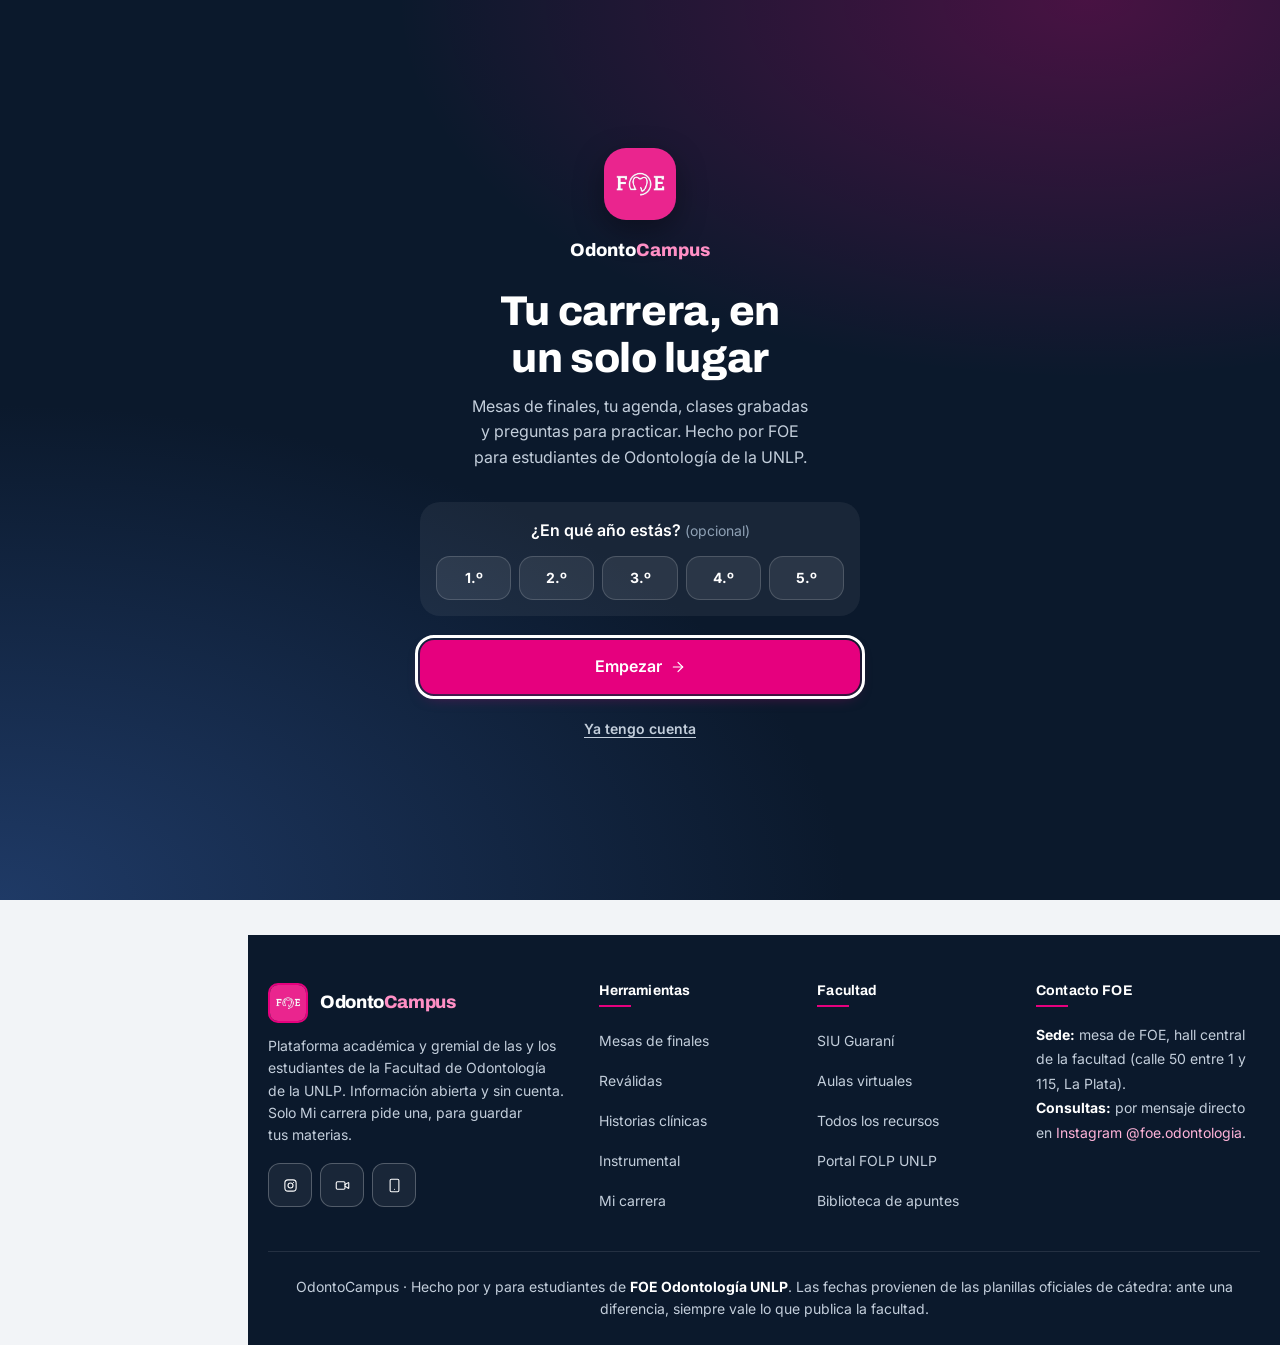
<file: public/index.html>
<!DOCTYPE html>
<html lang="es-AR">
<head>
  <meta charset="UTF-8">
  <meta name="viewport" content="width=device-width, initial-scale=1.0, viewport-fit=cover">
  <meta name="theme-color" content="#0B192C">

  <title>OdontoCampus · Mesas, reválidas y herramientas — FOE Odontología UNLP</title>
  <meta name="description" content="Consultá cuándo y dónde rendís, descargá historias clínicas, calculá tu promedio y accedé a apuntes. Plataforma estudiantil de la Facultad de Odontología UNLP, impulsada por FOE.">
  <link rel="canonical" href="https://odontocampus.com.ar/">

  <!-- Marca: un diente geométrico en blanco sobre el magenta de FOE. Se lee a
       16 px en una pestaña, que es la única prueba que importa para un ícono. -->
  <link rel="icon" href="favicon.ico" sizes="32x32">
  <link rel="icon" type="image/svg+xml" href="favicon.svg?v=20261008a">
  <link rel="apple-touch-icon" href="apple-touch-icon.png?v=20261008a">
  <!-- Instalable: "Agregar a pantalla de inicio" la abre sin barra del
       navegador, como una app. -->
  <link rel="manifest" href="manifest.json?v=20261008a">
  <meta name="mobile-web-app-capable" content="yes">
  <meta name="apple-mobile-web-app-capable" content="yes">
  <meta name="apple-mobile-web-app-title" content="OdontoCampus">
  <meta name="apple-mobile-web-app-status-bar-style" content="black-translucent">

  <meta property="og:title" content="OdontoCampus · FOE Odontología UNLP">
  <meta property="og:description" content="Mesas y reválidas, tu plan de estudios, agenda, biblioteca y bolsa de compra y venta. Todo en un solo lugar.">
  <meta property="og:type" content="website">
  <meta property="og:url" content="https://odontocampus.com.ar/">
  <meta property="og:locale" content="es_AR">
  <!-- Imagen del enlace (WhatsApp, Instagram, Twitter). Tiene que ser una URL
       absoluta y un archivo rasterizado: ninguna de esas apps lee SVG. -->
  <meta property="og:image" content="https://odontocampus.com.ar/og-banner.png?v=20260929i">
  <meta property="og:image:width" content="1200">
  <meta property="og:image:height" content="630">
  <meta property="og:image:alt" content="OdontoCampus · FOE Odontología UNLP">
  <meta name="twitter:card" content="summary_large_image">

  <!--
    Tema guardado: se aplica antes del primer pintado. Sin esto, quien eligió
    tema oscuro ve un destello blanco en cada carga — molesto de día e hiriente
    de noche, que es cuando más se usa el sitio.
  -->
  <script>
    (function () {
      try {
        var t = localStorage.getItem("odontocampus_tema");
        if (t) document.documentElement.setAttribute("data-theme", t);
      } catch (e) {}
    })();
  </script>

  <link rel="preconnect" href="https://fonts.googleapis.com">
  <link rel="preconnect" href="https://fonts.gstatic.com" crossorigin>
  <!-- Archivo (Omnibus-Type, Buenos Aires) para títulos: hecha para impresos
       institucionales. Inter para leer. Plex Mono para códigos y numeración. -->
  <link href="https://fonts.googleapis.com/css2?family=Archivo:wght@500;600;700;800&family=Inter:wght@400;500;600;700&family=IBM+Plex+Mono:wght@400;500&display=swap" rel="stylesheet">


  <!-- Sistema de diseño: tokens → base → componentes → secciones → responsive -->
  <!-- El ?v= de cada CSS y cada JS no es decoración: el Vhost manda diez años
       de caché para estos archivos, así que Cloudflare y el navegador de cada
       estudiante se quedan con la copia vieja mientras la dirección no cambie.
       AL PUBLICAR UN CAMBIO DE CSS O DE JS, SUBÍ ESTA FECHA EN TODAS LAS
       LÍNEAS (y en las plantillas de correo del override de Supabase).
       Pasó de verdad: el sitio nuevo quedó cargando el config.js viejo, con la
       clave en PENDIENTE, y las cuentas no aparecían por ningún lado. -->
  <link rel="stylesheet" href="css/01-tokens.css?v=20261008a">
  <link rel="stylesheet" href="css/02-base.css?v=20261008a">
  <link rel="stylesheet" href="css/03-components.css?v=20261008a">
  <link rel="stylesheet" href="css/04-sections.css?v=20261008a">
  <link rel="stylesheet" href="css/05-responsive.css?v=20261008a">
  <link rel="stylesheet" href="css/06-cuentas.css?v=20261008a">
  <link rel="stylesheet" href="css/08-agenda-juego.css?v=20261008a">
  <link rel="stylesheet" href="css/07-movimiento.css?v=20261008a">
  <link rel="stylesheet" href="css/09-app.css?v=20261008a">
  <link rel="stylesheet" href="css/10-recursos.css?v=20261008a">
  <link rel="stylesheet" href="css/11-consultorio.css?v=20261008a">
</head>
<body>

<!-- ICONOS: generado por infra/iconos/armar-sprite.py. No editar a mano. -->
<!--
  ODONTOCAMPUS · JUEGO DE ÍCONOS
  --------------------------------------------------------------------------
  Este archivo se pega dentro de index.html (ver el bloque <svg> oculto al
  principio del <body>). Está acá aparte para poder regenerarlo.

  Se usa así:   <svg class="ic" aria-hidden="true"><use href="#ic-buscar"></use></svg>

  Los íconos genéricos son de Lucide (https://lucide.dev), licencia ISC:
    Copyright (c) for portions of Lucide are held by Cole Bemis 2013-2022 as
    part of Feather (MIT). All other copyright (c) for Lucide are held by
    Lucide Contributors 2022.
  Van autoalojados: no hay ninguna llamada a un CDN externo.

  El diente y el espejo bucal están dibujados para este proyecto, en la misma
  retícula de 24 y con el mismo trazo: ningún set general los tiene.

  El grosor, el color y el redondeo del trazo los pone la clase .ic en
  css/03-components.css. Acá no va ni color ni stroke-width.
-->

<svg xmlns="http://www.w3.org/2000/svg" hidden aria-hidden="true">
  <symbol id="ic-alerta" viewBox="0 0 24 24"><path d="m21.73 18-8-14a2 2 0 0 0-3.48 0l-8 14A2 2 0 0 0 4 21h16a2 2 0 0 0 1.73-3" /> <path d="M12 9v4" /> <path d="M12 17h.01" /></symbol>
  <symbol id="ic-archivo" viewBox="0 0 24 24"><rect width="20" height="5" x="2" y="3" rx="1" /> <path d="M4 8v11a2 2 0 0 0 2 2h12a2 2 0 0 0 2-2V8" /> <path d="M10 12h4" /></symbol>
  <symbol id="ic-avion" viewBox="0 0 24 24"><path d="M14.536 21.686a.5.5 0 0 0 .937-.024l6.5-19a.496.496 0 0 0-.635-.635l-19 6.5a.5.5 0 0 0-.024.937l7.93 3.18a2 2 0 0 1 1.112 1.11z" /> <path d="m21.854 2.147-10.94 10.939" /></symbol>
  <symbol id="ic-balanza" viewBox="0 0 24 24"><path d="M12 3v18" /> <path d="m19 8 3 8a5 5 0 0 1-6 0zV7" /> <path d="M3 7h1a17 17 0 0 0 8-2 17 17 0 0 0 8 2h1" /> <path d="m5 8 3 8a5 5 0 0 1-6 0zV7" /> <path d="M7 21h10" /></symbol>
  <symbol id="ic-base-datos" viewBox="0 0 24 24"><ellipse cx="12" cy="5" rx="9" ry="3" /> <path d="M3 5V19A9 3 0 0 0 21 19V5" /> <path d="M3 12A9 3 0 0 0 21 12" /></symbol>
  <symbol id="ic-birrete" viewBox="0 0 24 24"><path d="M21.42 10.922a1 1 0 0 0-.019-1.838L12.83 5.18a2 2 0 0 0-1.66 0L2.6 9.08a1 1 0 0 0 0 1.832l8.57 3.908a2 2 0 0 0 1.66 0z" /> <path d="M22 10v6" /> <path d="M6 12.5V16a6 3 0 0 0 12 0v-3.5" /></symbol>
  <symbol id="ic-buscar" viewBox="0 0 24 24"><path d="m21 21-4.34-4.34" /> <circle cx="11" cy="11" r="8" /></symbol>
  <symbol id="ic-calculadora" viewBox="0 0 24 24"><rect width="16" height="20" x="4" y="2" rx="2" /> <line x1="8" x2="16" y1="6" y2="6" /> <line x1="16" x2="16" y1="14" y2="18" /> <path d="M16 10h.01" /> <path d="M12 10h.01" /> <path d="M8 10h.01" /> <path d="M12 14h.01" /> <path d="M8 14h.01" /> <path d="M12 18h.01" /> <path d="M8 18h.01" /></symbol>
  <symbol id="ic-calendario" viewBox="0 0 24 24"><path d="M8 2v3" /> <path d="M16 2v3" /> <rect x="3" y="3" width="18" height="18" rx="2" /> <path d="M3 9h18" /> <path d="m9 15 2 2 4-4" /></symbol>
  <symbol id="ic-candado" viewBox="0 0 24 24"><rect width="18" height="11" x="3" y="11" rx="2" ry="2" /> <path d="M7 11V7a5 5 0 0 1 10 0v4" /></symbol>
  <symbol id="ic-cargando" viewBox="0 0 24 24"><path d="M21 12a9 9 0 1 1-6.219-8.56" /></symbol>
  <symbol id="ic-casa" viewBox="0 0 24 24"><path d="M15 21v-8a1 1 0 0 0-1-1h-4a1 1 0 0 0-1 1v8" /> <path d="M3 10a2 2 0 0 1 .709-1.528l7-6a2 2 0 0 1 2.582 0l7 6A2 2 0 0 1 21 10v9a2 2 0 0 1-2 2H5a2 2 0 0 1-2-2z" /></symbol>
  <symbol id="ic-celular" viewBox="0 0 24 24"><rect width="14" height="20" x="5" y="2" rx="2" ry="2" /> <path d="M12 18h.01" /></symbol>
  <symbol id="ic-cerrar" viewBox="0 0 24 24"><path d="M18 6 6 18" /> <path d="m6 6 12 12" /></symbol>
  <symbol id="ic-certificado" viewBox="0 0 24 24"><path d="m15.477 12.89 1.515 8.526a.5.5 0 0 1-.81.47l-3.58-2.687a1 1 0 0 0-1.197 0l-3.586 2.686a.5.5 0 0 1-.81-.469l1.514-8.526" /> <circle cx="12" cy="8" r="6" /></symbol>
  <symbol id="ic-chat" viewBox="0 0 24 24"><path d="M2.992 16.342a2 2 0 0 1 .094 1.167l-1.065 3.29a1 1 0 0 0 1.236 1.168l3.413-.998a2 2 0 0 1 1.099.092 10 10 0 1 0-4.777-4.719" /></symbol>
  <symbol id="ic-columnas" viewBox="0 0 24 24"><path d="M10 18v-7" /> <path d="M11.119 2.205a2 2 0 0 1 1.762 0l7.84 3.846A.5.5 0 0 1 20.5 7h-17a.5.5 0 0 1-.22-.949z" /> <path d="M14 18v-7" /> <path d="M18 18v-7" /> <path d="M3 22h18" /> <path d="M6 18v-7" /></symbol>
  <symbol id="ic-copiar" viewBox="0 0 24 24"><rect width="14" height="14" x="8" y="8" rx="2" ry="2" /> <path d="M4 16c-1.1 0-2-.9-2-2V4c0-1.1.9-2 2-2h10c1.1 0 2 .9 2 2" /></symbol>
  <symbol id="ic-descargar" viewBox="0 0 24 24"><path d="M12 15V3" /> <path d="M21 15v4a2 2 0 0 1-2 2H5a2 2 0 0 1-2-2v-4" /> <path d="m7 10 5 5 5-5" /></symbol>
  <symbol id="ic-deshacer" viewBox="0 0 24 24"><path d="M3 12a9 9 0 1 0 9-9 9.75 9.75 0 0 0-6.74 2.74L3 8" /> <path d="M3 3v5h5" /></symbol>
  <symbol id="ic-diana" viewBox="0 0 24 24"><circle cx="12" cy="12" r="10" /> <circle cx="12" cy="12" r="6" /> <circle cx="12" cy="12" r="2" /></symbol>
  <symbol id="ic-diente" viewBox="0 0 24 24"><path d="M6.4 8.6C6.4 5.2 8.9 3 12 3s5.6 2.2 5.6 5.6c0 1.9-.6 3-1 4.4-.5 1.9-.5 6.5-2.2 6.5-1.3 0-1.1-4.2-2.4-4.2s-1.1 4.2-2.4 4.2c-1.7 0-1.7-4.6-2.2-6.5-.4-1.4-1-2.5-1-4.4Z"/></symbol>
  <symbol id="ic-documento" viewBox="0 0 24 24"><path d="M6 22a2 2 0 0 1-2-2V4a2 2 0 0 1 2-2h8a2.4 2.4 0 0 1 1.704.706l3.588 3.588A2.4 2.4 0 0 1 20 8v12a2 2 0 0 1-2 2z" /> <path d="M14 2v5a1 1 0 0 0 1 1h5" /> <path d="M10 9H8" /> <path d="M16 13H8" /> <path d="M16 17H8" /></symbol>
  <symbol id="ic-enchufe" viewBox="0 0 24 24"><path d="m19 5 3-3" /> <path d="m2 22 3-3" /> <path d="M6.3 20.3a2.4 2.4 0 0 0 3.4 0L12 18l-6-6-2.3 2.3a2.4 2.4 0 0 0 0 3.4Z" /> <path d="M7.5 13.5 10 11" /> <path d="M10.5 16.5 13 14" /> <path d="m12 6 6 6 2.3-2.3a2.4 2.4 0 0 0 0-3.4l-2.6-2.6a2.4 2.4 0 0 0-3.4 0Z" /></symbol>
  <symbol id="ic-entrar" viewBox="0 0 24 24"><path d="m10 17 5-5-5-5" /> <path d="M15 12H3" /> <path d="M15 3h4a2 2 0 0 1 2 2v14a2 2 0 0 1-2 2h-4" /></symbol>
  <symbol id="ic-escudo" viewBox="0 0 24 24"><path d="M20 13c0 5-3.5 7.5-7.66 8.95a1 1 0 0 1-.67-.01C7.5 20.5 4 18 4 13V6a1 1 0 0 1 1-1c2 0 4.5-1.2 6.24-2.72a1.17 1.17 0 0 1 1.52 0C14.51 3.81 17 5 19 5a1 1 0 0 1 1 1z" /> <path d="m9 12 2 2 4-4" /></symbol>
  <symbol id="ic-estrella" viewBox="0 0 24 24"><path d="M11.525 2.295a.53.53 0 0 1 .95 0l2.31 4.679a2.123 2.123 0 0 0 1.595 1.16l5.166.756a.53.53 0 0 1 .294.904l-3.736 3.638a2.123 2.123 0 0 0-.611 1.878l.882 5.14a.53.53 0 0 1-.771.56l-4.618-2.428a2.122 2.122 0 0 0-1.973 0L6.396 21.01a.53.53 0 0 1-.77-.56l.881-5.139a2.122 2.122 0 0 0-.611-1.879L2.16 9.795a.53.53 0 0 1 .294-.906l5.165-.755a2.122 2.122 0 0 0 1.597-1.16z" /></symbol>
  <symbol id="ic-etiqueta" viewBox="0 0 24 24"><path d="M12.586 2.586A2 2 0 0 0 11.172 2H4a2 2 0 0 0-2 2v7.172a2 2 0 0 0 .586 1.414l8.704 8.704a2.426 2.426 0 0 0 3.42 0l6.58-6.58a2.426 2.426 0 0 0 0-3.42z" /> <circle cx="7.5" cy="7.5" r=".5" fill="currentColor" /></symbol>
  <symbol id="ic-externo" viewBox="0 0 24 24"><path d="M15 3h6v6" /> <path d="M10 14 21 3" /> <path d="M18 13v6a2 2 0 0 1-2 2H5a2 2 0 0 1-2-2V8a2 2 0 0 1 2-2h6" /></symbol>
  <symbol id="ic-filtro" viewBox="0 0 24 24"><path d="M10 20a1 1 0 0 0 .553.895l2 1A1 1 0 0 0 14 21v-7a2 2 0 0 1 .517-1.341L21.74 4.67A1 1 0 0 0 21 3H3a1 1 0 0 0-.742 1.67l7.225 7.989A2 2 0 0 1 10 14z" /></symbol>
  <symbol id="ic-flecha-abajo" viewBox="0 0 24 24"><path d="M12 5v14"/><path d="m19 12-7 7-7-7"/></symbol>
  <symbol id="ic-flecha-der" viewBox="0 0 24 24"><path d="M5 12h14" /> <path d="m12 5 7 7-7 7" /></symbol>
  <symbol id="ic-flecha-izq" viewBox="0 0 24 24"><path d="m12 19-7-7 7-7" /> <path d="M19 12H5" /></symbol>
  <symbol id="ic-herramientas" viewBox="0 0 24 24"><path d="M14.7 6.3a1 1 0 0 0 0 1.4l1.6 1.6a1 1 0 0 0 1.4 0l3.106-3.105c.32-.322.863-.22.983.218a6 6 0 0 1-8.259 7.057l-7.91 7.91a1 1 0 0 1-2.999-3l7.91-7.91a6 6 0 0 1 7.057-8.259c.438.12.54.662.219.984z" /></symbol>
  <symbol id="ic-historial" viewBox="0 0 24 24"><path d="M12 6v6l2 1" /> <path d="M12.337 21.994a10 10 0 1 1 9.588-8.767" /> <path d="m14 18 4 4 4-4" /> <path d="M18 14v8" /></symbol>
  <symbol id="ic-idea" viewBox="0 0 24 24"><path d="M15 14c.2-1 .7-1.7 1.5-2.5 1-.9 1.5-2.2 1.5-3.5A6 6 0 0 0 6 8c0 1 .2 2.2 1.5 3.5.7.7 1.3 1.5 1.5 2.5" /> <path d="M9 18h6" /> <path d="M10 22h4" /></symbol>
  <symbol id="ic-imprimir" viewBox="0 0 24 24"><path d="M6 18H4a2 2 0 0 1-2-2v-5a2 2 0 0 1 2-2h16a2 2 0 0 1 2 2v5a2 2 0 0 1-2 2h-2" /> <path d="M6 9V3a1 1 0 0 1 1-1h10a1 1 0 0 1 1 1v6" /> <rect x="6" y="14" width="12" height="8" rx="1" /></symbol>
  <symbol id="ic-info" viewBox="0 0 24 24"><circle cx="12" cy="12" r="10" /> <path d="M12 16v-4" /> <path d="M12 8h.01" /></symbol>
  <symbol id="ic-instagram" viewBox="0 0 24 24"><rect width="18" height="18" x="3" y="3" rx="5"/><circle cx="12" cy="12" r="4"/><path d="M16.9 7.1h.01"/></symbol>
  <symbol id="ic-lapiz" viewBox="0 0 24 24"><path d="M21.174 6.812a1 1 0 0 0-3.986-3.987L3.842 16.174a2 2 0 0 0-.5.83l-1.321 4.352a.5.5 0 0 0 .623.622l4.353-1.32a2 2 0 0 0 .83-.497z" /> <path d="m15 5 4 4" /></symbol>
  <symbol id="ic-libro" viewBox="0 0 24 24"><path d="M12 5v16" /> <path d="M20.001 19A2 2 0 0022 17V5a2 2 0 00-1.999-2L16 3.002A5 5 0 0012 5a5 5 0 00-4-2H4a2 2 0 00-2 2v12a2 2 0 001.999 2H8a5 5 0 014 2 5 5 0 014-2z" /></symbol>
  <symbol id="ic-lista" viewBox="0 0 24 24"><path d="M13 5h8" /> <path d="M13 12h8" /> <path d="M13 19h8" /> <path d="m3 17 2 2 4-4" /> <path d="m3 7 2 2 4-4" /></symbol>
  <symbol id="ic-llave" viewBox="0 0 24 24"><path d="M2.586 17.414A2 2 0 0 0 2 18.828V21a1 1 0 0 0 1 1h3a1 1 0 0 0 1-1v-1a1 1 0 0 1 1-1h1a1 1 0 0 0 1-1v-1a1 1 0 0 1 1-1h.172a2 2 0 0 0 1.414-.586l.814-.814a6.5 6.5 0 1 0-4-4z" /> <circle cx="16.5" cy="7.5" r=".5" fill="currentColor" /></symbol>
  <symbol id="ic-luna" viewBox="0 0 24 24"><path d="M20.985 12.486a9 9 0 1 1-9.473-9.472c.405-.022.617.46.402.803a6 6 0 0 0 8.268 8.268c.344-.215.825-.004.803.401" /></symbol>
  <symbol id="ic-maletin" viewBox="0 0 24 24"><path d="M12 11v4" /> <path d="M14 13h-4" /> <path d="M16 6V4a2 2 0 0 0-2-2h-4a2 2 0 0 0-2 2v2" /> <path d="M18 6v14" /> <path d="M6 6v14" /> <rect width="20" height="14" x="2" y="6" rx="2" /></symbol>
  <symbol id="ic-marcador" viewBox="0 0 24 24"><path d="M17 3a2 2 0 0 1 2 2v15a1 1 0 0 1-1.496.868l-4.512-2.578a2 2 0 0 0-1.984 0l-4.512 2.578A1 1 0 0 1 5 20V5a2 2 0 0 1 2-2z" /></symbol>
  <symbol id="ic-megafono" viewBox="0 0 24 24"><path d="M11 6a13 13 0 0 0 8.4-2.8A1 1 0 0 1 21 4v12a1 1 0 0 1-1.6.8A13 13 0 0 0 11 14H5a2 2 0 0 1-2-2V8a2 2 0 0 1 2-2z" /> <path d="M6 14a12 12 0 0 0 2.4 7.2 2 2 0 0 0 3.2-2.4A8 8 0 0 1 10 14" /> <path d="M8 6v8" /></symbol>
  <symbol id="ic-menu" viewBox="0 0 24 24"><path d="M4 5h16" /> <path d="M4 12h16" /> <path d="M4 19h16" /></symbol>
  <symbol id="ic-monitor" viewBox="0 0 24 24"><rect width="20" height="14" x="2" y="3" rx="2" /> <line x1="8" x2="16" y1="21" y2="21" /> <line x1="12" x2="12" y1="17" y2="21" /></symbol>
  <symbol id="ic-ojo" viewBox="0 0 24 24"><path d="M2.062 12.348a1 1 0 0 1 0-.696 10.75 10.75 0 0 1 19.876 0 1 1 0 0 1 0 .696 10.75 10.75 0 0 1-19.876 0" /> <circle cx="12" cy="12" r="3" /></symbol>
  <symbol id="ic-ojo-tachado" viewBox="0 0 24 24"><path d="M10.733 5.076a10.744 10.744 0 0 1 11.205 6.575 1 1 0 0 1 0 .696 10.747 10.747 0 0 1-1.444 2.49" /> <path d="M14.084 14.158a3 3 0 0 1-4.242-4.242" /> <path d="M17.479 17.499a10.75 10.75 0 0 1-15.417-5.151 1 1 0 0 1 0-.696 10.75 10.75 0 0 1 4.446-5.143" /> <path d="m2 2 20 20" /></symbol>
  <symbol id="ic-persona" viewBox="0 0 24 24"><path d="M19 21v-2a4 4 0 0 0-4-4H9a4 4 0 0 0-4 4v2" /> <circle cx="12" cy="7" r="4" /></symbol>
  <symbol id="ic-persona-mas" viewBox="0 0 24 24"><path d="M16 21v-2a4 4 0 0 0-4-4H6a4 4 0 0 0-4 4v2" /> <circle cx="9" cy="7" r="4" /> <line x1="19" x2="19" y1="8" y2="14" /> <line x1="22" x2="16" y1="11" y2="11" /></symbol>
  <symbol id="ic-persona-ok" viewBox="0 0 24 24"><path d="m16 11 2 2 4-4" /> <path d="M16 21v-2a4 4 0 0 0-4-4H6a4 4 0 0 0-4 4v2" /> <circle cx="9" cy="7" r="4" /></symbol>
  <symbol id="ic-pin" viewBox="0 0 24 24"><path d="M20 10c0 4.993-5.539 10.193-7.399 11.799a1 1 0 0 1-1.202 0C9.539 20.193 4 14.993 4 10a8 8 0 0 1 16 0" /> <circle cx="12" cy="10" r="3" /></symbol>
  <symbol id="ic-pregunta" viewBox="0 0 24 24"><circle cx="12" cy="12" r="10" /> <path d="M9.09 9a3 3 0 0 1 5.83 1c0 2-3 3-3 3" /> <path d="M12 17h.01" /></symbol>
  <symbol id="ic-reloj" viewBox="0 0 24 24"><circle cx="12" cy="12" r="10" /> <path d="M12 6v6l4 2" /></symbol>
  <symbol id="ic-rotar" viewBox="0 0 24 24"><path d="M3 12a9 9 0 0 1 9-9 9.75 9.75 0 0 1 6.74 2.74L21 8" /> <path d="M21 3v5h-5" /> <path d="M21 12a9 9 0 0 1-9 9 9.75 9.75 0 0 1-6.74-2.74L3 16" /> <path d="M8 16H3v5" /></symbol>
  <symbol id="ic-salir" viewBox="0 0 24 24"><path d="m16 17 5-5-5-5" /> <path d="M21 12H9" /> <path d="M9 21H5a2 2 0 0 1-2-2V5a2 2 0 0 1 2-2h4" /></symbol>
  <symbol id="ic-sobre" viewBox="0 0 24 24"><path d="M21.2 8.4c.5.38.8.97.8 1.6v10a2 2 0 0 1-2 2H4a2 2 0 0 1-2-2V10a2 2 0 0 1 .8-1.6l8-6a2 2 0 0 1 2.4 0l8 6Z" /> <path d="m22 10-8.97 5.7a1.94 1.94 0 0 1-2.06 0L2 10" /></symbol>
  <symbol id="ic-sol" viewBox="0 0 24 24"><circle cx="12" cy="12" r="4" /> <path d="M12 2v2" /> <path d="M12 20v2" /> <path d="m4.93 4.93 1.41 1.41" /> <path d="m17.66 17.66 1.41 1.41" /> <path d="M2 12h2" /> <path d="M20 12h2" /> <path d="m6.34 17.66-1.41 1.41" /> <path d="m19.07 4.93-1.41 1.41" /></symbol>
  <symbol id="ic-subir" viewBox="0 0 24 24"><path d="M12 13v8" /> <path d="M4 14.899A7 7 0 1 1 15.71 8h1.79a4.5 4.5 0 0 1 2.5 8.242" /> <path d="m8 17 4-4 4 4" /></symbol>
  <symbol id="ic-tacho" viewBox="0 0 24 24"><path d="M10 11v6" /> <path d="M14 11v6" /> <path d="M19 6v14a2 2 0 0 1-2 2H7a2 2 0 0 1-2-2V6" /> <path d="M3 6h18" /> <path d="M8 6V4a2 2 0 0 1 2-2h4a2 2 0 0 1 2 2v2" /></symbol>
  <symbol id="ic-tilde" viewBox="0 0 24 24"><path d="M20 6 9 17l-5-5" /></symbol>
  <symbol id="ic-tilde-circulo" viewBox="0 0 24 24"><circle cx="12" cy="12" r="10" /> <path d="m16 9-5.5 5.5L8 12" /></symbol>
  <symbol id="ic-video" viewBox="0 0 24 24"><path d="m16 13 5.223 3.482a.5.5 0 0 0 .777-.416V7.87a.5.5 0 0 0-.752-.432L16 10.5" /> <rect x="2" y="6" width="14" height="12" rx="2" /></symbol>
  <symbol id="ic-wifi" viewBox="0 0 24 24"><path d="M12 20h.01" /> <path d="M2 8.82a15 15 0 0 1 20 0" /> <path d="M5 12.859a10 10 0 0 1 14 0" /> <path d="M8.5 16.429a5 5 0 0 1 7 0" /></symbol>
</svg>
<!-- FIN ICONOS -->

<a class="skip-link" href="#contenido-principal">Saltar al contenido</a>

<!-- ==========================================================================
     BIENVENIDA — sólo la primera vez, sin cuenta y entrando por el inicio.
     Una idea y un botón: el tablero de "Hoy" tiene mucho para leer de golpe.
     La maneja js/hoy.js.
     ========================================================================== -->
<div class="bienvenida" id="bienvenida" role="dialog" aria-modal="true"
     aria-labelledby="bienvenida-titulo" aria-describedby="bienvenida-bajada" hidden>
  <div class="bienvenida-caja">
    <img src="FOE.jpg" alt="" class="bienvenida-logo" width="72" height="72">
    <p class="bienvenida-marca">Odonto<span>Campus</span></p>
    <h2 class="bienvenida-titulo" id="bienvenida-titulo">Tu carrera, en un solo lugar</h2>
    <p class="bienvenida-bajada" id="bienvenida-bajada">
      Mesas de finales, tu agenda, clases grabadas y preguntas para practicar.
      Hecho por FOE para estudiantes de Odontología de la UNLP.
    </p>

    <div class="bienvenida-anio">
      <p class="bienvenida-pregunta" id="bienvenida-pregunta">¿En qué año estás? <span>(opcional)</span></p>
      <div class="chips-anio" role="group" aria-labelledby="bienvenida-pregunta">
          <button type="button" class="chip-anio" data-action="bienvenidaAnio" data-anio="1" aria-pressed="false">1.º</button>
          <button type="button" class="chip-anio" data-action="bienvenidaAnio" data-anio="2" aria-pressed="false">2.º</button>
          <button type="button" class="chip-anio" data-action="bienvenidaAnio" data-anio="3" aria-pressed="false">3.º</button>
          <button type="button" class="chip-anio" data-action="bienvenidaAnio" data-anio="4" aria-pressed="false">4.º</button>
          <button type="button" class="chip-anio" data-action="bienvenidaAnio" data-anio="5" aria-pressed="false">5.º</button>
      </div>
    </div>

    <button type="button" class="btn btn-magenta btn-lg bienvenida-empezar" data-action="bienvenidaEntrar">
      Empezar <svg class="ic" aria-hidden="true"><use href="#ic-flecha-der"></use></svg>
    </button>
    <button type="button" class="bienvenida-cuenta" data-action="bienvenidaIngresar">Ya tengo cuenta</button>
  </div>
</div>

<!-- ==========================================================================
     ENCABEZADO
     ========================================================================== -->
<header class="main-header">
  <div class="container">
    <nav class="navbar" aria-label="Navegación principal">

      <a href="#inicio" class="brand-container" data-nav="inicio">
        <img src="FOE.jpg" alt="" class="brand-logo-img" width="44" height="44">
        <span class="brand-text">
          <span class="brand-title">Odonto<span>Campus</span></span>
          <span class="brand-subtitle">FOE · Odontología UNLP</span>
        </span>
        <span class="visually-hidden">— ir al inicio</span>
      </a>

      <ul class="nav-menu">
        <li><a href="#inicio" class="nav-link" data-nav="inicio"><svg class="ic" aria-hidden="true"><use href="#ic-casa"></use></svg><span>Hoy</span></a></li>
        <li><a href="#fechas" class="nav-link" data-nav="fechas"><svg class="ic" aria-hidden="true"><use href="#ic-calendario"></use></svg><span>Mesas y reválidas</span></a></li>
        <li><a href="#carrera/plan" class="nav-link" data-nav="carrera/plan"><svg class="ic" aria-hidden="true"><use href="#ic-birrete"></use></svg><span>Mi carrera</span></a></li>
        <li><a href="#carrera/agenda" class="nav-link" data-nav="carrera/agenda"><svg class="ic" aria-hidden="true"><use href="#ic-lista"></use></svg><span>Agenda</span></a></li>
        <li><a href="#carrera/juego" class="nav-link" data-nav="carrera/juego"><svg class="ic" aria-hidden="true"><use href="#ic-diente"></use></svg><span>Odontopreguntados</span></a></li>
        <li><a href="#tramites/faq" class="nav-link" data-nav="tramites/faq"><svg class="ic" aria-hidden="true"><use href="#ic-pregunta"></use></svg><span>Preguntas frecuentes</span></a></li>
        <li><a href="#tramites/readmision" class="nav-link" data-nav="tramites/readmision"><svg class="ic" aria-hidden="true"><use href="#ic-documento"></use></svg><span>Readmisión 2027</span></a></li>
        <li><a href="#cursada" class="nav-link" data-nav="cursada"><svg class="ic" aria-hidden="true"><use href="#ic-maletin"></use></svg><span>Cursada y clínica</span></a></li>
        <li><a href="#biblioteca" class="nav-link" data-nav="biblioteca"><svg class="ic" aria-hidden="true"><use href="#ic-libro"></use></svg><span>Biblioteca</span></a></li>
        <li><a href="#recursos" class="nav-link" data-nav="recursos"><svg class="ic" aria-hidden="true"><use href="#ic-marcador"></use></svg><span>Recursos</span></a></li>
      </ul>

      <!-- Sólo en la barra lateral de la compu. -->
      <p class="lado-dudas"><b>¿Dudas?</b> Escribinos por Instagram a <a href="https://instagram.com/foe.odontologia/" target="_blank" rel="noopener noreferrer">@foe.odontologia</a></p>

      <div class="nav-utils">
        <button type="button" class="btn-search-trigger" data-action="abrirBusqueda" aria-label="Buscar en toda la plataforma">
          <svg class="ic" aria-hidden="true"><use href="#ic-buscar"></use></svg>
          <span>Buscar</span>
          <span class="kbd-shortcut" aria-hidden="true">Ctrl K</span>
        </button>

        <!-- Se rellena desde js/auth.js. Queda oculto mientras no haya
             backend configurado: ofrecer una cuenta que no funciona es peor
             que no ofrecerla. -->
        <div class="zona-cuenta" id="zona-cuenta" hidden></div>

        <button type="button" class="theme-toggle" id="theme-toggle" data-action="cambiarTema"
                aria-pressed="false" aria-label="Cambiar a tema oscuro">
          <svg class="ic icon-light" aria-hidden="true"><use href="#ic-luna"></use></svg>
          <svg class="ic icon-dark" aria-hidden="true"><use href="#ic-sol"></use></svg>
        </button>

        <button type="button" class="mobile-toggle" id="mobile-menu-btn"
                aria-expanded="false" aria-controls="mobile-nav-menu" aria-label="Abrir menú">
          <svg class="ic" aria-hidden="true"><use href="#ic-menu"></use></svg>
        </button>
      </div>
    </nav>
  </div>

  <div class="mobile-nav" id="mobile-nav-menu">
    <div class="container">
      <nav aria-label="Navegación móvil">
      <ul class="mobile-nav-list">
        <!-- En pantallas de 400 px o menos el botón de buscar sale del
             encabezado (no entraba junto al nombre y a los otros tres) y
             aparece acá, donde además se descubre mejor que como una lupa
             suelta. -->
        <li class="solo-menu-chico">
          <button type="button" class="nav-link" data-action="abrirBusqueda">
            <svg class="ic" aria-hidden="true"><use href="#ic-buscar"></use></svg> Buscar en el sitio
          </button>
        </li>
        <li><a href="#inicio" class="nav-link" data-nav="inicio">Hoy</a></li>
        <li><a href="#fechas/mesas" class="nav-link" data-nav="fechas/mesas">Mesas de finales</a></li>
        <li><a href="#fechas/revalidas" class="nav-link" data-nav="fechas/revalidas">Reválidas y actualizaciones</a></li>
        <li><a href="#cursada/historias" class="nav-link" data-nav="cursada/historias">Historias clínicas</a></li>
        <li><a href="#cursada/instrumental" class="nav-link" data-nav="cursada/instrumental">Instrumental por cátedra</a></li>
        <li><a href="#cursada/bolsa" class="nav-link" data-nav="cursada/bolsa">Bolsa de compra y venta</a></li>
        <li><a href="#biblioteca" class="nav-link" data-nav="biblioteca">Biblioteca de apuntes</a></li>
        <li><a href="#recursos" class="nav-link" data-nav="recursos">Recursos y enlaces</a></li>
        <li><a href="#carrera/plan" class="nav-link" data-nav="carrera/plan">Mi carrera</a></li>
        <li><a href="#carrera/agenda" class="nav-link" data-nav="carrera/agenda">Agenda</a></li>
        <li><a href="#carrera/juego" class="nav-link" data-nav="carrera/juego">Odontopreguntados</a></li>
        <li><a href="#tramites/faq" class="nav-link" data-nav="tramites/faq">Preguntas frecuentes</a></li>
        <li><a href="#tramites/readmision" class="nav-link" data-nav="tramites/readmision">Readmisión 2027</a></li>
      </ul>
      </nav>
      <p class="mobile-nav-note">¿Necesitás algo puntual? Usá el buscador: encuentra mesas, materias, apuntes e historias clínicas a la vez.</p>
    </div>
  </div>
</header>

<main id="contenido-principal" tabindex="-1">

  <!-- ======================================================================
       INICIO
       ====================================================================== -->
  <section id="seccion-inicio" class="app-section active" aria-labelledby="titulo-inicio">
    <h1 class="visually-hidden" id="titulo-inicio">OdontoCampus, plataforma estudiantil de FOE Odontología UNLP</h1>

    <!-- HOY
         Un tablero, no una portada: lo que le sirve a cada quien hoy. Lo
         dibuja js/hoy.js con la planilla, el plan, la agenda y los recursos. -->
    <div class="hoy-banda">
      <div class="container">
        <p class="hoy-fecha" id="hoy-fecha"></p>
        <h2 class="hoy-saludo" id="hoy-saludo">Hola</h2>
        <div class="hoy-progreso" id="hoy-progreso"></div>
      </div>
    </div>

    <div class="container hoy-grilla">
      <div class="hoy-col">
        <aside class="hoy-tarjeta hoy-odp" id="hoy-odp" hidden></aside>
        <article class="hoy-tarjeta hoy-mesa" id="hoy-mesa" aria-live="polite"></article>

        <section class="hoy-bloque" aria-labelledby="hoy-anio-titulo">
          <div class="hoy-bloque-cab">
            <h2 id="hoy-anio-titulo">Tu año</h2>
            <div class="chips-anio" id="hoy-anio-chips" role="group" aria-label="Elegí tu año"></div>
          </div>
          <div class="hoy-tarjeta hoy-anio" id="hoy-materias"></div>
        </section>
      </div>

      <div class="hoy-col">
        <nav class="hoy-tarjeta hoy-accesos" aria-label="Accesos rápidos">
          <a href="https://autogestion.guarani.unlp.edu.ar/" target="_blank" rel="noopener noreferrer">
            <span class="acc-azul"><svg class="ic" aria-hidden="true"><use href="#ic-certificado"></use></svg></span>SIU<span class="visually-hidden"> Guaraní (se abre en una pestaña nueva)</span></a>
          <a href="https://grado.folp.unlp.edu.ar/login/index.php" target="_blank" rel="noopener noreferrer">
            <span class="acc-verde"><svg class="ic" aria-hidden="true"><use href="#ic-monitor"></use></svg></span>Aulas<span class="visually-hidden"> virtuales (se abre en una pestaña nueva)</span></a>
          <a href="https://drive.google.com/file/d/1MOM-NBlBTNxcUoV32FfGoUamZmXaKiVs/view" target="_blank" rel="noopener noreferrer">
            <span class="acc-naranja"><svg class="ic" aria-hidden="true"><use href="#ic-pin"></use></svg></span>Mapa<span class="visually-hidden"> de la facultad (se abre en una pestaña nueva)</span></a>
          <a href="#recursos" data-nav="recursos">
            <span class="acc-magenta"><svg class="ic" aria-hidden="true"><use href="#ic-video"></use></svg></span>Clases</a>
        </nav>

        <section class="hoy-bloque" aria-labelledby="hoy-semana-titulo">
          <div class="hoy-bloque-cab">
            <h2 id="hoy-semana-titulo">Esta semana</h2>
            <a href="#carrera/agenda" data-nav="carrera/agenda">Abrir agenda</a>
          </div>
          <div class="hoy-tarjeta" id="hoy-semana"></div>
        </section>

        <section class="hoy-bloque" aria-labelledby="titulo-novedades">
          <div class="hoy-bloque-cab"><h2 id="titulo-novedades">Novedades de FOE</h2></div>
          <ul class="novedades-lista hoy-tarjeta" id="noticias-lista"></ul>
        </section>
      </div>
    </div>
  </section>

  <!-- ======================================================================
       CUÁNDO RINDO — mesas + reválidas unificadas
       Antes eran dos secciones separadas con la misma estructura, los mismos
       filtros y el mismo banner de sincronización. Para el estudiante son la
       misma pregunta: "¿cuándo y dónde rindo?". Van juntas, en pestañas.
       ====================================================================== -->
  <section id="seccion-fechas" class="app-section" aria-labelledby="titulo-fechas">
    <div class="container">
      <div class="section-header">
        <div class="section-title-wrap">
          <h2 id="titulo-fechas">Mesas y reválidas</h2>
          <p>Fechas oficiales de mesas de finales, reválidas y actualizaciones, sincronizadas en vivo desde la planilla de cátedras.</p>
        </div>
      </div>

      <div class="tabs" role="tablist" aria-label="Tipo de fecha">
        <button type="button" class="tab" role="tab" id="tab-mesas" data-tab="mesas"
                aria-controls="panel-mesas" aria-selected="true">
          <svg class="ic" aria-hidden="true"><use href="#ic-calendario"></use></svg>
          Mesas de finales
          <span class="tab-count" id="mesas-count-badge">—</span>
        </button>
        <button type="button" class="tab" role="tab" id="tab-revalidas" data-tab="revalidas"
                aria-controls="panel-revalidas" aria-selected="false" tabindex="-1">
          <svg class="ic" aria-hidden="true"><use href="#ic-certificado"></use></svg>
          Reválidas y actualizaciones
          <span class="tab-count" id="revalidas-count-badge">—</span>
        </button>
      </div>

      <!-- ---- Mesas de finales ---- -->
      <div class="tab-panel" id="panel-mesas" role="tabpanel" aria-labelledby="tab-mesas" tabindex="0">

        <div class="live-sync-banner" id="banner-mesas">
          <p class="live-indicator">
            <span class="live-dot" aria-hidden="true"></span>
            <span>Sincronizado con la planilla oficial</span>
          </p>
          <div class="live-actions-group">
            <span class="sync-status-time" id="sync-status-mesas">Actualizando…</span>
            <button type="button" class="btn-sync-sheets" id="btn-sync-mesas" data-action="sincronizarMesas">
              <svg class="ic" aria-hidden="true"><use href="#ic-rotar"></use></svg> Actualizar ahora
            </button>
          </div>
        </div>

        <!-- Guía de preguntas de exámenes anteriores (Drive de FOE). -->
        <a class="guia-preguntas en-mesas" href="https://docs.google.com/spreadsheets/d/14vWZ1S5Is4x_noa-ADJbCxeetVUXnZewGhkRHyugz9s/edit?usp=sharing" target="_blank" rel="noopener noreferrer">
          <span class="guia-preguntas-icono" aria-hidden="true"><svg class="ic"><use href="#ic-pregunta"></use></svg></span>
          <span class="guia-preguntas-texto"><strong>Guía de preguntas de exámenes</strong>
            <small>Preguntas recopiladas de exámenes anteriores, en el Drive de FOE</small></span>
          <svg class="ic guia-preguntas-flecha" aria-hidden="true"><use href="#ic-externo"></use></svg>
          <span class="visually-hidden"> (se abre en una pestaña nueva)</span>
        </a>

        <div class="filter-bar">
          <div class="filter-group">
            <div class="field">
              <label class="field-label" for="mesas-filter-dia">Día</label>
              <select id="mesas-filter-dia" class="form-select">
                <option value="todos">Todos los días</option>
              </select>
            </div>
            <div class="field">
              <label class="field-label" for="mesas-filter-modalidad">Modalidad</label>
              <select id="mesas-filter-modalidad" class="form-select">
                <option value="todos">Presencial y Zoom</option>
                <option value="presencial">Solo presencial</option>
                <option value="zoom">Solo Zoom</option>
              </select>
            </div>
            <div class="field search-field">
              <label class="field-label" for="mesas-search-input">Buscar materia o cátedra</label>
              <svg class="ic" aria-hidden="true"><use href="#ic-buscar"></use></svg>
              <input type="search" id="mesas-search-input" class="form-control" placeholder="Anatomía, Cirugía, Operatoria…">
            </div>
          </div>
        </div>

        <p class="results-summary" id="mesas-summary" role="status" aria-live="polite"></p>
        <div id="mesas-grid"></div>
      </div>

      <!-- ---- Reválidas ---- -->
      <div class="tab-panel" id="panel-revalidas" role="tabpanel" aria-labelledby="tab-revalidas" tabindex="0" hidden>

        <!--
          Explicación antes de la lista: en las encuestas informales de mesa,
          "reválida" y "actualización" son los dos términos que más se
          confunden. Que la diferencia esté acá evita una consulta por WhatsApp.
        -->
        <div class="info-banner-foe">
          <h3><svg class="ic" aria-hidden="true"><use href="#ic-pregunta"></use></svg> ¿Reválida o actualización?</h3>
          <dl class="def-list">
            <div>
              <dt>Reválida</dt>
              <dd>Es para volver a validar una cursada regular cuyo plazo está por vencerse. Si no la rendís, perdés la regularidad.</dd>
            </div>
            <div>
              <dt>Actualización</dt>
              <dd>Es una evaluación sobre los contenidos que cambiaron desde que cursaste. No reemplaza al final.</dd>
            </div>
            <div>
              <dt>Modalidad</dt>
              <dd>Cada tarjeta indica si es presencial (con aula) o por Zoom (con ID y código listos para copiar).</dd>
            </div>
          </dl>
        </div>

        <div class="live-sync-banner" id="banner-revalidas">
          <p class="live-indicator">
            <span class="live-dot" aria-hidden="true"></span>
            <span>Sincronizado con la planilla oficial</span>
          </p>
          <div class="live-actions-group">
            <span class="sync-status-time" id="sync-status-revalidas">Actualizando…</span>
            <button type="button" class="btn-sync-sheets" id="btn-sync-revalidas" data-action="sincronizarRevalidas">
              <svg class="ic" aria-hidden="true"><use href="#ic-rotar"></use></svg> Actualizar ahora
            </button>
          </div>
        </div>

        <div class="filter-bar">
          <div class="filter-group">
            <div class="field">
              <label class="field-label" for="revalidas-filter-tipo">Tipo</label>
              <select id="revalidas-filter-tipo" class="form-select">
                <option value="todos">Reválidas y actualizaciones</option>
                <option value="revalida">Solo reválidas</option>
                <option value="actualizacion">Solo actualizaciones</option>
              </select>
            </div>
            <div class="field">
              <label class="field-label" for="revalidas-filter-dia">Día</label>
              <select id="revalidas-filter-dia" class="form-select">
                <option value="todos">Todos los días</option>
              </select>
            </div>
            <div class="field search-field">
              <label class="field-label" for="revalidas-search-input">Buscar materia</label>
              <svg class="ic" aria-hidden="true"><use href="#ic-buscar"></use></svg>
              <input type="search" id="revalidas-search-input" class="form-control" placeholder="Biología, Fisiología, Biofísica…">
            </div>
          </div>
        </div>

        <p class="results-summary" id="revalidas-summary" role="status" aria-live="polite"></p>
        <div id="revalidas-grid"></div>
      </div>
    </div>
  </section>

  <!-- ======================================================================
       CURSADA Y CLÍNICA — historias clínicas + instrumental + bolsa
       Agrupadas porque responden al mismo momento: "voy a atender, ¿qué
       necesito llevar y qué papel tengo que completar?".
       ====================================================================== -->
  <section id="seccion-cursada" class="app-section" aria-labelledby="titulo-cursada">
    <div class="container">
      <div class="section-header">
        <div class="section-title-wrap">
          <h2 id="titulo-cursada">Cursada y clínica</h2>
          <p>Lo que necesitás para atender: historias clínicas oficiales de la FOLP, instrumental exigido por cada cátedra y equipamiento de segunda mano entre estudiantes.</p>
        </div>
      </div>

      <div class="tabs" role="tablist" aria-label="Secciones de cursada">
        <button type="button" class="tab" role="tab" id="tab-historias" data-tab="historias"
                aria-controls="panel-historias" aria-selected="true">
          <svg class="ic" aria-hidden="true"><use href="#ic-documento"></use></svg> Historias clínicas
        </button>
        <button type="button" class="tab" role="tab" id="tab-instrumental" data-tab="instrumental"
                aria-controls="panel-instrumental" aria-selected="false" tabindex="-1">
          <svg class="ic" aria-hidden="true"><use href="#ic-maletin"></use></svg> Instrumental por cátedra
        </button>
        <button type="button" class="tab" role="tab" id="tab-bolsa" data-tab="bolsa"
                aria-controls="panel-bolsa" aria-selected="false" tabindex="-1">
          <svg class="ic" aria-hidden="true"><use href="#ic-etiqueta"></use></svg> Bolsa de compra y venta
        </button>
      </div>

      <div class="tab-panel" id="panel-historias" role="tabpanel" aria-labelledby="tab-historias" tabindex="0">
        <div class="filter-bar">
          <div class="filter-group">
            <div class="field search-field">
              <label class="field-label" for="hc-search-input">Buscar por materia o documento</label>
              <svg class="ic" aria-hidden="true"><use href="#ic-buscar"></use></svg>
              <input type="search" id="hc-search-input" class="form-control" placeholder="Endodoncia, Prótesis, consentimiento…">
            </div>
          </div>
          <p class="filter-note"><svg class="ic" aria-hidden="true"><use href="#ic-imprimir"></use></svg> PDF oficiales de la FOLP, listos para imprimir. <a href="https://www.folp.unlp.edu.ar/hclinica/" target="_blank" rel="noopener noreferrer">Ver la página de la facultad</a></p>
        </div>
        <p class="results-summary" id="historias-summary" role="status" aria-live="polite"></p>
        <div class="hc-grupos" id="historias-grid"></div>
      </div>

      <div class="tab-panel" id="panel-instrumental" role="tabpanel" aria-labelledby="tab-instrumental" tabindex="0" hidden>
        <div class="callout callout-info">
          <svg class="ic" aria-hidden="true"><use href="#ic-info"></use></svg>
          <div>
            <h3>Antes de comprar, revisá esta lista</h3>
            <p>Cada cátedra pide su propio equipamiento y hay elementos que sirven para varias materias. Comprar de más es el error más caro de la carrera.</p>
          </div>
        </div>
        <div class="guia-grid" id="guia-instrumental-grid"></div>
      </div>

      <!-- La bolsa la dibuja js/bolsa.js: sólo con cuenta, y cada publicación
           la aprueba FOE (009_bolsa_moderada.sql). -->
      <div class="tab-panel" id="panel-bolsa" role="tabpanel" aria-labelledby="tab-bolsa" tabindex="0" hidden>
        <div id="bolsa-acceso"></div>
        <div id="bolsa-panel" hidden>
          <div class="bolsa-cabecera">
            <div class="bolsa-tipos" role="group" aria-label="Qué mostrar">
              <button type="button" class="bolsa-tipo-btn es-activo" data-action="bolsaTipo" data-tipo="todas" aria-pressed="true">Todo</button>
              <button type="button" class="bolsa-tipo-btn" data-action="bolsaTipo" data-tipo="venta" aria-pressed="false">Se vende</button>
              <button type="button" class="bolsa-tipo-btn" data-action="bolsaTipo" data-tipo="compra" aria-pressed="false">Se busca</button>
            </div>
            <button type="button" class="btn btn-magenta" data-action="bolsaPublicar">
              <svg class="ic" aria-hidden="true"><use href="#ic-lapiz"></use></svg> Publicar
            </button>
          </div>
          <div class="filter-bar">
            <div class="filter-group">
              <div class="field search-field">
                <label class="field-label" for="bolsa-buscar">Buscar</label>
                <svg class="ic" aria-hidden="true"><use href="#ic-buscar"></use></svg>
                <input type="search" id="bolsa-buscar" class="form-control" placeholder="Articulador, turbina, fórceps, libros…">
              </div>
              <div class="field">
                <label class="field-label" for="bolsa-categoria">Categoría</label>
                <select id="bolsa-categoria" class="form-control"></select>
              </div>
            </div>
            <p class="filter-note"><svg class="ic" aria-hidden="true"><use href="#ic-escudo"></use></svg> Revisadas por FOE. Coordiná la entrega siempre en la facultad</p>
          </div>
          <p class="results-summary" id="bolsa-resumen" role="status" aria-live="polite"></p>
          <div class="bolsa-lista" id="bolsa-lista"></div>

          <section class="bolsa-mias" aria-labelledby="bolsa-mias-titulo">
            <h3 id="bolsa-mias-titulo">Mis publicaciones</h3>
            <div id="bolsa-mias"></div>
          </section>
        </div>
      </div>
    </div>
  </section>

  <!-- ======================================================================
       TRÁMITES Y PREGUNTAS — preguntas frecuentes (data.js) y readmisión.
       Lo de readmisión sale de la publicación de la FOLP y de su planilla:
       cuando la facultad publique la del año siguiente, se cambian los
       enlaces y el año.
       ====================================================================== -->
  <section id="seccion-tramites" class="app-section" aria-labelledby="titulo-tramites">
    <div class="container">
      <div class="section-header">
        <div class="section-title-wrap">
          <h2 id="titulo-tramites">Trámites y preguntas</h2>
          <p>Lo que más nos preguntan en la mesa de FOE, y cómo pedir la readmisión.</p>
        </div>
      </div>

      <div class="tabs" role="tablist" aria-label="Trámites y preguntas">
        <button type="button" class="tab" role="tab" id="tab-faq" data-tab="faq"
                aria-controls="panel-faq" aria-selected="true">
          <svg class="ic" aria-hidden="true"><use href="#ic-pregunta"></use></svg> Preguntas frecuentes
        </button>
        <button type="button" class="tab" role="tab" id="tab-readmision" data-tab="readmision"
                aria-controls="panel-readmision" aria-selected="false" tabindex="-1">
          <svg class="ic" aria-hidden="true"><use href="#ic-documento"></use></svg> Readmisión 2027
        </button>
      </div>

      <div class="tab-panel" id="panel-faq" role="tabpanel" aria-labelledby="tab-faq" tabindex="0">
        <div class="field recursos-buscador">
          <label class="field-label" for="faq-buscar">Buscar una pregunta</label>
          <input type="search" class="form-control" id="faq-buscar" autocomplete="off"
                 placeholder="Regularidad, esterilización, libreta…">
        </div>
        <div class="faq-lista" id="faq-lista"></div>
      </div>

      <div class="tab-panel" id="panel-readmision" role="tabpanel" aria-labelledby="tab-readmision" tabindex="0" hidden>
        <div class="readm">
          <div class="readm-cabecera">
            <h3>Readmisión para el ciclo lectivo 2027</h3>
            <p>La tienen que pedir quienes durante el ciclo lectivo no cumplieron con los requisitos para mantener la regularidad.</p>
            <div class="readm-acciones">
              <a class="btn btn-magenta" href="https://www.folp.unlp.edu.ar/documents/388/Readmision_2027_planilla_copia.pdf.pdf" target="_blank" rel="noopener noreferrer">
                <svg class="ic" aria-hidden="true"><use href="#ic-descargar"></use></svg> Descargar la planilla
              </a>
              <a class="btn btn-secondary" href="https://www.folp.unlp.edu.ar/alumnos/readmision-2027/" target="_blank" rel="noopener noreferrer">
                <svg class="ic" aria-hidden="true"><use href="#ic-externo"></use></svg> Ver la publicación de la FOLP
              </a>
            </div>
          </div>

          <ol class="readm-pasos">
            <li><strong>Descargá la planilla</strong> de solicitud (el botón de arriba).</li>
            <li><strong>Imprimila, completala y firmala</strong> de puño y letra.</li>
            <li><strong>Escaneala en PDF, tamaño A4.</strong> Escaneá también tu DNI, de los dos lados.</li>
            <li><strong>Mandá las dos cosas por mail</strong> a <a href="mailto:direadmisiones@folp.unlp.edu.ar?subject=Readmisi%C3%B3n%20para%20el%20Ciclo%20Lectivo%202027%20-%20Apellidos%20y%20Nombres">direadmisiones@folp.unlp.edu.ar</a>.
              En el asunto poné: <span class="readm-asunto">Readmisión para el Ciclo Lectivo 2027 — Apellidos y Nombres</span></li>
          </ol>

          <div class="readm-columnas">
            <div class="readm-caja">
              <h4>Qué te pide la planilla</h4>
              <ul>
                <li>Apellidos y nombres</li>
                <li>Número de legajo y DNI</li>
                <li>Domicilio en La Plata, domicilio real y código postal</li>
                <li>Teléfono y e-mail</li>
                <li>Si autorizás que te notifiquen por correo electrónico (Ordenanza 101, art. 20 (4) y 47 bis (12))</li>
                <li>Firma y aclaración</li>
              </ul>
              <p class="readm-nota">Va dirigida a la Secretaría de Asuntos Académicos de la facultad.</p>
            </div>
            <div class="readm-caja readm-importante">
              <h4>Importante</h4>
              <ul>
                <li>El plazo lo fija la facultad. Lo publicamos apenas salga.</li>
                <li>Si la documentación no llega en el formato y el plazo pedidos, <strong>el trámite se rechaza sin excepción.</strong></li>
                <li>Dudas: <a href="mailto:direadmisiones@folp.unlp.edu.ar">direadmisiones@folp.unlp.edu.ar</a></li>
              </ul>
            </div>
          </div>
        </div>
      </div>
    </div>
  </section>

  <!-- ======================================================================
       RECURSOS — lo que estaba en el Linktree de FOE. Lo dibuja
       js/recursos.js, donde también están los enlaces.
       ====================================================================== -->
  <section id="seccion-recursos" class="app-section" aria-labelledby="titulo-recursos">
    <div class="container">
      <div class="section-header">
        <div class="section-title-wrap">
          <h2 id="titulo-recursos">Recursos</h2>
          <p>Clases grabadas, cátedras, trámites, redes y todo lo que antes estaba en el Linktree de FOE, en un solo lugar.</p>
        </div>
      </div>

      <div class="field recursos-buscador">
        <label class="field-label" for="recursos-buscar">Buscar un enlace</label>
        <input type="search" class="form-control" id="recursos-buscar" autocomplete="off"
               placeholder="Anatomía, SIU, comedor, Discord…">
      </div>

      <div class="recursos-anio" id="recursos-anio"></div>
      <div class="recursos-grupos" id="recursos-grupos"></div>
    </div>
  </section>

  <!-- ======================================================================
       BIBLIOTECA
       ====================================================================== -->
  <section id="seccion-biblioteca" class="app-section" aria-labelledby="titulo-biblioteca">
    <div class="container">
      <div class="section-header">
        <div class="section-title-wrap">
          <h2 id="titulo-biblioteca">Biblioteca</h2>
          <p>Apuntes, material de cátedra y bibliografía de cada materia, de la biblioteca virtual de FOE.</p>
        </div>
      </div>

      <div class="biblio-controles">
        <div class="chips-anio" id="biblio-anio" role="group" aria-label="Año de la carrera"></div>
        <div class="field recursos-buscador">
          <label class="field-label" for="biblio-buscar">Buscar en toda la carrera</label>
          <input type="search" class="form-control" id="biblio-buscar" autocomplete="off"
                 placeholder="Anatomía, Netter, Periodoncia…">
        </div>
      </div>
      <a class="guia-preguntas en-biblioteca" href="https://docs.google.com/spreadsheets/d/14vWZ1S5Is4x_noa-ADJbCxeetVUXnZewGhkRHyugz9s/edit?usp=sharing" target="_blank" rel="noopener noreferrer">
          <span class="guia-preguntas-icono" aria-hidden="true"><svg class="ic"><use href="#ic-pregunta"></use></svg></span>
          <span class="guia-preguntas-texto"><strong>Guía de preguntas de exámenes</strong>
            <small>Preguntas recopiladas de exámenes anteriores, en el Drive de FOE</small></span>
          <svg class="ic guia-preguntas-flecha" aria-hidden="true"><use href="#ic-externo"></use></svg>
          <span class="visually-hidden"> (se abre en una pestaña nueva)</span>
        </a>
      <p class="results-summary" id="biblio-resumen" role="status" aria-live="polite"></p>

      <div class="biblio-grilla" id="biblio-materias"></div>

      <div class="biblio-general" id="biblio-general"></div>

      <p class="biblio-aviso">
        <svg class="ic" aria-hidden="true"><use href="#ic-escudo"></use></svg>
        <span>El material lo reúnen estudiantes para estudiar. Si sos autor o editorial y querés que
        retiremos algo, escribinos a <a href="https://instagram.com/foe.odontologia/" target="_blank"
        rel="noopener noreferrer">@foe.odontologia</a> y lo sacamos.</span>
      </p>
    </div>
  </section>

  <!-- ======================================================================
       MI PROMEDIO
       ====================================================================== -->
  <section id="seccion-carrera" class="app-section" aria-labelledby="titulo-carrera">
    <div class="container">
      <div class="section-header">
        <div class="section-title-wrap">
          <h2 id="titulo-carrera">Mi carrera</h2>
          <p>Tu plan de estudios y tu promedio, tu agenda de entregas y finales, y preguntas para practicar.</p>
        </div>
      </div>

      <div class="tabs" role="tablist" aria-label="Secciones de Mi carrera">
        <button type="button" class="tab" role="tab" id="tab-plan" data-tab="plan"
                aria-controls="panel-plan" aria-selected="true">
          <svg class="ic" aria-hidden="true"><use href="#ic-birrete"></use></svg> Plan de estudios
        </button>
        <button type="button" class="tab" role="tab" id="tab-agenda" data-tab="agenda"
                aria-controls="panel-agenda" aria-selected="false" tabindex="-1">
          <svg class="ic" aria-hidden="true"><use href="#ic-calendario"></use></svg> Agenda
        </button>
        <button type="button" class="tab" role="tab" id="tab-juego" data-tab="juego"
                aria-controls="panel-juego" aria-selected="false" tabindex="-1">
          <svg class="ic" aria-hidden="true"><use href="#ic-diente"></use></svg> Odontopreguntados
        </button>
      </div>

      <div class="tab-panel" id="panel-plan" role="tabpanel" aria-labelledby="tab-plan" tabindex="0">

      <!-- Crear cuenta, ingresar, aceptar qué se guarda o esperar la carga.
           Lo pinta js/carrera.js: el promedio aparece recién cuando hay cuenta. -->
      <div id="carrera-acceso" class="carrera-acceso"></div>

      <div id="panel-promedio" hidden>

        <!-- Materias cargadas en este navegador antes de que existieran las cuentas -->
        <div id="carrera-anteriores" class="carrera-anteriores" hidden></div>

        <div class="calc-tablero">
          <div class="calc-promedio">
            <p class="calc-rotulo">Promedio sin aplazos</p>
            <p class="calc-cifra" id="calc-promedio-sin-aplazos">0,00</p>
            <p class="calc-aparte">Con aplazos: <b id="calc-promedio-con-aplazos">0,00</b></p>
            <dl class="calc-datos">
              <div>
                <dt>Aprobadas</dt>
                <dd id="calc-materias-aprobadas">0 / 60</dd>
              </div>
              <div>
                <dt>Regulares</dt>
                <dd id="calc-materias-regulares">0</dd>
              </div>
              <div>
                <dt>Avance</dt>
                <dd id="calc-avance-porcentaje">0%</dd>
              </div>
              <div>
                <dt>Complementaria</dt>
                <dd id="calc-horas-complementarias">0 / 160 h</dd>
              </div>
            </dl>
          </div>

          <!-- Odontograma: los 60 casilleros del plan, numerados con el código
               de cada materia en el SIU Guaraní. Reemplaza la barra de progreso porque dice algo
               que la barra no podía decir: QUÉ falta, no sólo cuánto.

               La grilla va oculta para lectores de pantalla: es un resumen
               visual. El equivalente accesible es la línea de resumen de
               arriba y, con todo el detalle, la tabla de más abajo. -->
          <div class="odontograma">
            <div class="odonto-cabecera">
              <h3>Tu avance, materia por materia</h3>
              <p class="odonto-resumen" id="calc-plan-nombre"></p>
              <p class="odonto-resumen" id="odonto-resumen" role="status">Todavía no cargaste materias.</p>
            </div>
            <ol class="odonto-piezas" id="odonto-piezas" aria-hidden="true"></ol>
            <p class="odonto-ayuda">Pasá el dedo o el mouse por un casillero para ver qué materia es.</p>
            <ul class="odonto-referencias">
              <li><span class="muestra es-aprobada" aria-hidden="true"></span> Aprobada</li>
              <li><span class="muestra es-regular" aria-hidden="true"></span> Regular, lista para el final</li>
              <li><span class="muestra es-cursando" aria-hidden="true"></span> Cursando</li>
              <li><span class="muestra es-pendiente" aria-hidden="true"></span> Pendiente</li>
              <li><span class="muestra con-aplazo" aria-hidden="true"></span> Con aplazo</li>
            </ul>
          </div>
        </div>

        <div class="filter-bar">
          <div class="filter-group">
            <div class="field">
              <label class="field-label" for="calc-filter-anio">Mostrar</label>
              <select id="calc-filter-anio" class="form-select">
                <option value="todos">Todos los años (1° a 5°)</option>
                <option value="1">Solo 1° año</option>
                <option value="2">Solo 2° año</option>
                <option value="3">Solo 3° año</option>
                <option value="4">Solo 4° año</option>
                <option value="5">Solo 5° año</option>
              </select>
            </div>
          </div>
          <div class="filter-group" style="flex:0 0 auto; align-items:center;">
            <p class="privacy-note">
              <svg class="ic" aria-hidden="true"><use href="#ic-candado"></use></svg>
              Se guardan en tu cuenta. Otros estudiantes no pueden verlas.
            </p>
            <span class="estado-guardado" id="estado-guardado"></span>
            <button type="button" class="btn btn-secondary btn-sm" data-action="reiniciarNotas">
              <svg class="ic" aria-hidden="true"><use href="#ic-deshacer"></use></svg> Borrar mis datos
            </button>
          </div>
        </div>

        <div id="calculadora-materias-lista"></div>

        <!-- Formación complementaria: optativas y electivas. Lo dibuja
             js/calculator.js y lo guarda js/carrera.js, como las materias. -->
        <section class="calculator-year-card cursos-card" aria-labelledby="titulo-cursos">
          <div class="calculator-year-header">
            <div>
              <h3 class="year-badge" id="titulo-cursos">Formación complementaria</h3>
              <p class="year-subtitle cursos-bajada">
                Optativas y electivas. El plan pide <b id="cursos-horas-requeridas">160</b> horas
                a lo largo de la carrera.
              </p>
            </div>
            <span class="badge-materia-anio" id="cursos-horas-badge">0 de 160 h</span>
          </div>

          <div class="cursos-progreso" role="progressbar" aria-label="Horas de formación complementaria"
               aria-valuemin="0" aria-valuemax="160" aria-valuenow="0">
            <span id="cursos-barra"></span>
          </div>

          <div id="cursos-lista"></div>

          <form class="form-curso" id="form-curso" novalidate>
            <div class="field form-curso-nombre">
              <label class="field-label" for="curso-nombre">Curso</label>
              <input type="text" class="form-control" id="curso-nombre" name="curso-nombre"
                     maxlength="160" autocomplete="off" placeholder="Por ejemplo: Técnicas extrabucales">
            </div>
            <div class="field">
              <label class="field-label" for="curso-horas">Horas</label>
              <input type="number" class="form-control" id="curso-horas" name="curso-horas"
                     inputmode="numeric" min="1" max="400" step="1" placeholder="30">
            </div>
            <div class="field">
              <label class="field-label" for="curso-nota">Nota <span class="field-opcional">(opcional)</span></label>
              <input type="number" class="form-control" id="curso-nota" name="curso-nota"
                     inputmode="decimal" min="4" max="10" step="0.5" placeholder="4 a 10">
            </div>
            <div class="field">
              <label class="field-label" for="curso-fecha">Fecha <span class="field-opcional">(opcional)</span></label>
              <input type="date" class="form-control" id="curso-fecha" name="curso-fecha"
                     min="1950-01-01" max="2100-01-01">
            </div>
            <button type="submit" class="btn btn-magenta form-curso-boton">
              <svg class="ic" aria-hidden="true"><use href="#ic-flecha-der"></use></svg> Agregar curso
            </button>
          </form>
        </section>
      </div>
      </div><!-- /panel-plan -->

      <!-- ====================================================================
           AGENDA — lo propio (tabla recordatorios) sobre el calendario, junto
           a las mesas de la planilla oficial. Lo dibuja js/agenda.js.
           ==================================================================== -->
      <div class="tab-panel" id="panel-agenda" role="tabpanel" aria-labelledby="tab-agenda" tabindex="0" hidden>
        <div id="agenda-acceso"></div>

        <div id="agenda-panel" hidden>
          <div class="agenda-grid">
            <div class="agenda-calendario-caja">
              <div class="agenda-controles">
                <h3 id="agenda-mes" aria-live="polite">—</h3>
                <div class="agenda-botones">
                  <button type="button" class="btn btn-secondary btn-sm" data-action="agendaMes" data-paso="-1"
                          aria-label="Mes anterior">
                    <svg class="ic" aria-hidden="true"><use href="#ic-flecha-izq"></use></svg>
                  </button>
                  <button type="button" class="btn btn-secondary btn-sm" data-action="agendaHoy">Hoy</button>
                  <button type="button" class="btn btn-secondary btn-sm" data-action="agendaMes" data-paso="1"
                          aria-label="Mes siguiente">
                    <svg class="ic" aria-hidden="true"><use href="#ic-flecha-der"></use></svg>
                  </button>
                </div>
              </div>
              <div id="agenda-calendario"></div>
              <ul class="agenda-referencias">
                <li><span class="marca es-propio" aria-hidden="true"></span> Tuyo, pendiente</li>
                <li><span class="marca es-hecho" aria-hidden="true"></span> Tuyo, ya está</li>
                <li><span class="marca es-oficial" aria-hidden="true"></span> Mesa de la planilla</li>
              </ul>
            </div>

            <div class="agenda-columna">
              <div id="agenda-dia" class="agenda-dia"></div>

              <section class="agenda-proximos-caja" aria-labelledby="agenda-proximos-titulo">
                <h3 id="agenda-proximos-titulo">Lo que viene</h3>
                <div id="agenda-proximos"></div>
              </section>
            </div>
          </div>

          <form class="form-recordatorio" id="form-recordatorio" novalidate>
            <h3 id="form-recordatorio-titulo">Anotar algo nuevo</h3>
            <div class="form-recordatorio-campos">
              <div class="field campo-ancho">
                <label class="field-label" for="rec-titulo">Qué</label>
                <input type="text" class="form-control" id="rec-titulo" name="rec-titulo" maxlength="120"
                       autocomplete="off" placeholder="Entregar historia clínica de Operatoria">
              </div>
              <div class="field">
                <label class="field-label" for="rec-tipo">Tipo</label>
                <select class="form-select" id="rec-tipo" name="rec-tipo">
                  <option value="entrega">Entrega</option>
                  <option value="final">Final</option>
                  <option value="otro">Otro</option>
                </select>
              </div>
              <div class="field">
                <label class="field-label" for="rec-fecha">Fecha</label>
                <input type="date" class="form-control" id="rec-fecha" name="rec-fecha"
                       min="2000-01-01" max="2100-01-01">
              </div>
              <div class="field">
                <label class="field-label" for="rec-hora">Hora <span class="field-opcional">(opcional)</span></label>
                <input type="time" class="form-control" id="rec-hora" name="rec-hora">
              </div>
              <div class="field campo-ancho">
                <label class="field-label" for="rec-materia">Materia <span class="field-opcional">(opcional)</span></label>
                <input type="text" class="form-control" id="rec-materia" name="rec-materia" maxlength="120"
                       list="materias-sugeridas" autocomplete="off">
                <datalist id="materias-sugeridas"></datalist>
              </div>
              <div class="field campo-ancho">
                <label class="field-label" for="rec-nota">Nota <span class="field-opcional">(opcional)</span></label>
                <input type="text" class="form-control" id="rec-nota" name="rec-nota" maxlength="300"
                       autocomplete="off" placeholder="Aula 9, llevar el articulador…">
              </div>
            </div>
            <div class="acciones-inline">
              <button type="submit" class="btn btn-magenta" id="rec-guardar">Anotar</button>
              <button type="button" class="btn btn-secondary" id="rec-cancelar" data-action="agendaCancelar" hidden>
                Cancelar
              </button>
            </div>
            <p class="privacy-note">
              <svg class="ic" aria-hidden="true"><use href="#ic-candado"></use></svg>
              Tus recordatorios son privados: nadie más los ve.
            </p>
          </form>
        </div>
      </div>

      <!-- ====================================================================
           ODONTOPREGUNTADOS — es de la facultad y se completa en las aulas
           virtuales. Acá sólo se avisa hasta cuándo hay tiempo (cada lunes a
           las 23:59) y se lleva al lugar donde se hace. Lo dibuja js/hoy.js.

           El juego de práctica propio (js/juego.js) quedó guardado sin
           cargarse: se retoma cuando haya preguntas armadas.
           ==================================================================== -->
      <div class="tab-panel" id="panel-juego" role="tabpanel" aria-labelledby="tab-juego" tabindex="0" hidden>
        <div class="odp" id="odp-aviso"></div>
      </div>
    </div>
  </section>
  <!-- ======================================================================
       ADMINISTRACIÓN — no figura en el menú. Lo dibuja js/admin.js; quién
       puede hacer qué lo decide la base (005_administracion.sql).
       ====================================================================== -->
  <section id="seccion-admin" class="app-section" aria-labelledby="titulo-admin">
    <div class="container">
      <div class="section-header">
        <div class="section-title-wrap">
          <h2 id="titulo-admin">Administración</h2>
          <p>Cuentas, planillas, la bolsa y el equipo. Todo lo que se hace desde acá queda registrado con nombre y fecha.</p>
        </div>
      </div>

      <div id="admin-acceso"></div>

      <div id="admin-panel" hidden>
        <dl class="admin-resumen" id="admin-resumen"></dl>

        <div class="tabs" role="tablist" aria-label="Secciones de administración">
          <button type="button" class="tab" role="tab" id="tab-cuentas" data-tab="cuentas"
                  aria-controls="panel-cuentas" aria-selected="true">
            <svg class="ic" aria-hidden="true"><use href="#ic-persona"></use></svg> Cuentas
          </button>
          <button type="button" class="tab" role="tab" id="tab-planillas" data-tab="planillas"
                  aria-controls="panel-planillas" aria-selected="false" tabindex="-1">
            <svg class="ic" aria-hidden="true"><use href="#ic-calendario"></use></svg> Planillas
          </button>
          <button type="button" class="tab" role="tab" id="tab-admin-bolsa" data-tab="bolsa"
                  aria-controls="panel-admin-bolsa" aria-selected="false" tabindex="-1">
            <svg class="ic" aria-hidden="true"><use href="#ic-etiqueta"></use></svg> Bolsa
            <span class="admin-cantidad" id="admin-bolsa-cantidad" hidden></span>
          </button>
          <button type="button" class="tab" role="tab" id="tab-bot" data-tab="bot"
                  aria-controls="panel-bot" aria-selected="false" tabindex="-1">
            <svg class="ic" aria-hidden="true"><use href="#ic-chat"></use></svg> OdontoBot
          </button>
          <button type="button" class="tab" role="tab" id="tab-equipo" data-tab="equipo"
                  aria-controls="panel-equipo" aria-selected="false" tabindex="-1">
            <svg class="ic" aria-hidden="true"><use href="#ic-escudo"></use></svg> Equipo
          </button>
          <button type="button" class="tab" role="tab" id="tab-registro" data-tab="registro"
                  aria-controls="panel-registro" aria-selected="false" tabindex="-1">
            <svg class="ic" aria-hidden="true"><use href="#ic-historial"></use></svg> Registro
          </button>
        </div>

        <div class="tab-panel" id="panel-cuentas" role="tabpanel" aria-labelledby="tab-cuentas" tabindex="0">
          <div class="admin-cuentas-barra">
            <div class="field admin-buscador">
              <label class="field-label" for="admin-buscar">Buscar por nombre o correo</label>
              <input type="search" class="form-control" id="admin-buscar" autocomplete="off" placeholder="Por ejemplo: gmail o Pérez">
            </div>
            <button type="button" class="btn btn-secondary" id="admin-exportar" data-action="adminExportarCuentas">
              <svg class="ic" aria-hidden="true"><use href="#ic-descargar"></use></svg> Descargar Excel
            </button>
          </div>
          <div id="admin-cuentas"></div>
          <p class="admin-aviso">
            <svg class="ic" aria-hidden="true"><use href="#ic-ojo-tachado"></use></svg>
            El panel no muestra materias, notas ni cursos de nadie: se prometió que son sólo para cada estudiante.
          </p>
        </div>

        <div class="tab-panel" id="panel-planillas" role="tabpanel" aria-labelledby="tab-planillas" tabindex="0" hidden>
          <p class="admin-intro">
            Pegá el enlace de la planilla de Google tal como lo copiás del navegador. Tiene que estar compartida como
            <strong>«Cualquier persona con el enlace puede ver»</strong>. Antes de guardarla, el sitio la lee y te dice
            cuántos llamados encontró.
          </p>

          <div class="admin-planilla">
            <h3>Mesas de finales</h3>
            <p class="admin-planilla-actual" id="admin-planilla_mesas-actual"></p>
            <div class="field">
              <label class="field-label" for="admin-planilla_mesas-enlace">Enlace nuevo</label>
              <input type="url" class="form-control" id="admin-planilla_mesas-enlace" autocomplete="off">
            </div>
            <div class="acciones-inline">
              <button type="button" class="btn btn-secondary" data-action="adminProbarPlanilla" data-clave="planilla_mesas">Probar</button>
              <button type="button" class="btn btn-magenta" data-action="adminGuardarPlanilla" data-clave="planilla_mesas">Probar y guardar</button>
            </div>
            <p class="admin-resultado" id="admin-planilla_mesas-resultado" role="status"></p>
          </div>

          <div class="admin-planilla">
            <h3>Biblioteca</h3>
            <p class="admin-planilla-actual" id="admin-planilla_biblioteca-actual"></p>
            <p class="admin-planilla-ayuda">
              El índice que mantienen los militantes. Una fila por material, con encabezado:
              <code>Materia · Tipo · Título · Enlace · Autor o cátedra · Revisado</code>.
              Tipo: Apuntes, Cátedra, Material, Bibliografía o Carpeta. Sólo se muestra lo que dice «sí» en Revisado.
              Hay un modelo ya completo en <code>docs/biblioteca-modelo.csv</code>. Vacía, el sitio usa la copia del Drive.
            </p>
            <div class="field">
              <label class="field-label" for="admin-planilla_biblioteca-enlace">Enlace nuevo</label>
              <input type="url" class="form-control" id="admin-planilla_biblioteca-enlace" autocomplete="off">
            </div>
            <div class="acciones-inline">
              <button type="button" class="btn btn-secondary" data-action="adminProbarPlanilla" data-clave="planilla_biblioteca">Probar</button>
              <button type="button" class="btn btn-magenta" data-action="adminGuardarPlanilla" data-clave="planilla_biblioteca">Probar y guardar</button>
            </div>
            <p class="admin-resultado" id="admin-planilla_biblioteca-resultado" role="status"></p>
          </div>

          <!-- Guardada para cuando se retome el juego de práctica (js/juego.js). -->
          <div class="admin-planilla" hidden>
            <h3>Preguntas de Odontopreguntados</h3>
            <p class="admin-planilla-actual" id="admin-planilla_preguntas-actual"></p>
            <p class="admin-planilla-ayuda">
              Una fila por pregunta, con encabezado:
              <code>Materia · Pregunta · Opción A · Opción B · Opción C · Opción D · Correcta · Explicación</code>.
              En «Correcta» va la letra (A, B, C o D). Para apagar el juego, guardá el campo vacío.
            </p>
            <div class="field">
              <label class="field-label" for="admin-planilla_preguntas-enlace">Enlace nuevo</label>
              <input type="url" class="form-control" id="admin-planilla_preguntas-enlace" autocomplete="off">
            </div>
            <div class="acciones-inline">
              <button type="button" class="btn btn-secondary" data-action="adminProbarPlanilla" data-clave="planilla_preguntas">Probar</button>
              <button type="button" class="btn btn-magenta" data-action="adminGuardarPlanilla" data-clave="planilla_preguntas">Probar y guardar</button>
            </div>
            <p class="admin-resultado" id="admin-planilla_preguntas-resultado" role="status"></p>
          </div>

          <div class="admin-planilla">
            <h3>Reválidas y actualizaciones</h3>
            <p class="admin-planilla-actual" id="admin-planilla_revalidas-actual"></p>
            <div class="field">
              <label class="field-label" for="admin-planilla_revalidas-enlace">Enlace nuevo</label>
              <input type="url" class="form-control" id="admin-planilla_revalidas-enlace" autocomplete="off">
            </div>
            <div class="acciones-inline">
              <button type="button" class="btn btn-secondary" data-action="adminProbarPlanilla" data-clave="planilla_revalidas">Probar</button>
              <button type="button" class="btn btn-magenta" data-action="adminGuardarPlanilla" data-clave="planilla_revalidas">Probar y guardar</button>
            </div>
            <p class="admin-resultado" id="admin-planilla_revalidas-resultado" role="status"></p>
          </div>
        </div>

        <div class="tab-panel" id="panel-admin-bolsa" role="tabpanel" aria-labelledby="tab-admin-bolsa" tabindex="0" hidden>
          <p class="admin-intro">
            Publicaciones de la bolsa que esperan aprobación. Comprobá con el legajo que sea estudiante y que lo
            publicado sea material de la carrera. <strong>El legajo y el teléfono no se comparten</strong>: el teléfono
            se le da sólo a quien toque «Contactar» cuando esté aprobada.
          </p>
          <div id="admin-bolsa"></div>
        </div>

        <div class="tab-panel" id="panel-bot" role="tabpanel" aria-labelledby="tab-bot" tabindex="0" hidden>
          <p class="admin-intro">
            Lo que le preguntaron al OdontoBot y no supo responder, ordenado por cuántas veces se repitió.
            <strong>No se guarda quién preguntó</strong>, y los correos y números largos se borran antes de
            guardarse. Cuando cargues la respuesta en la base de conocimiento, marcala como resuelta.
          </p>
          <div id="admin-bot"></div>
        </div>

        <div class="tab-panel" id="panel-equipo" role="tabpanel" aria-labelledby="tab-equipo" tabindex="0" hidden>
          <div id="admin-equipo"></div>
          <form class="admin-otorgar" id="form-admin-otorgar" novalidate>
            <div class="field">
              <label class="field-label" for="admin-otorgar-email">Sumar al equipo (correo de una cuenta confirmada)</label>
              <input type="email" class="form-control" id="admin-otorgar-email" name="admin-otorgar-email" autocomplete="off">
            </div>
            <button type="submit" class="btn btn-magenta">Dar rol de administración</button>
          </form>
        </div>

        <div class="tab-panel" id="panel-registro" role="tabpanel" aria-labelledby="tab-registro" tabindex="0" hidden>
          <div id="admin-registro"></div>
        </div>
      </div>
    </div>
  </section>
</main>

<!-- ==========================================================================
     ADMINISTRACIÓN — confirmar una acción que pide algo escrito
     ========================================================================== -->
<div class="modal-overlay" id="modal-admin-accion" role="dialog" aria-modal="true" aria-labelledby="admin-accion-titulo" aria-hidden="true">
  <div class="modal-card modal-angosto">
    <div class="modal-card-header">
      <h2 id="admin-accion-titulo">Confirmar</h2>
      <button type="button" class="btn btn-icon btn-secondary" data-action="adminCerrarAccion" aria-label="Cerrar">
        <svg class="ic" aria-hidden="true"><use href="#ic-cerrar"></use></svg>
      </button>
    </div>
    <form class="modal-card-body stack" id="form-admin-accion" novalidate>
      <p id="admin-accion-texto"></p>
      <div class="field">
        <label class="field-label" for="admin-accion-campo" id="admin-accion-etiqueta"></label>
        <input type="text" class="form-control" id="admin-accion-campo" autocomplete="off">
      </div>
      <div class="acciones-inline">
        <button type="button" class="btn btn-secondary" data-action="adminCerrarAccion">Cancelar</button>
        <button type="submit" class="btn btn-danger-soft" id="admin-accion-boton">Confirmar</button>
      </div>
    </form>
  </div>
</div>

<!-- ==========================================================================
     BOLSA — publicar o editar (js/bolsa.js)
     ========================================================================== -->
<div class="modal-overlay" id="modal-bolsa" role="dialog" aria-modal="true" aria-labelledby="bolsa-form-titulo" aria-hidden="true">
  <div class="modal-card">
    <div class="modal-card-header">
      <h2 id="bolsa-form-titulo">Nueva publicación</h2>
      <button type="button" class="btn btn-icon btn-secondary" data-action="bolsaCerrarFormulario" aria-label="Cerrar">
        <svg class="ic" aria-hidden="true"><use href="#ic-cerrar"></use></svg>
      </button>
    </div>
    <form class="modal-card-body stack" id="form-bolsa" data-tipo="venta" novalidate>
      <div class="bolsa-tipos bolsa-tipos-form" role="group" aria-label="Tipo de publicación">
        <button type="button" class="bolsa-tipo-btn es-activo" data-action="bolsaTipoForm" data-tipo="venta" aria-pressed="true">Vendo algo</button>
        <button type="button" class="bolsa-tipo-btn" data-action="bolsaTipoForm" data-tipo="compra" aria-pressed="false">Busco algo</button>
      </div>

      <div class="field">
        <label class="field-label" for="bolsa-titulo">Qué es</label>
        <input type="text" class="form-control" id="bolsa-titulo" name="bolsa-titulo" maxlength="120" required>
      </div>
      <div class="bolsa-form-fila">
        <div class="field">
          <label class="field-label" for="bolsa-categoria-form">Categoría</label>
          <select class="form-control" id="bolsa-categoria-form" name="bolsa-categoria-form"></select>
        </div>
        <div class="field">
          <label class="field-label" for="bolsa-precio" id="bolsa-precio-etiqueta">Precio</label>
          <input type="text" class="form-control" id="bolsa-precio" name="bolsa-precio" maxlength="40" required>
        </div>
      </div>
      <div class="bolsa-form-fila">
        <div class="field" id="bolsa-uso-campo">
          <label class="field-label" for="bolsa-estado-uso">Estado</label>
          <select class="form-control" id="bolsa-estado-uso" name="bolsa-estado-uso"></select>
        </div>
        <div class="field">
          <label class="field-label" for="bolsa-ubicacion">Dónde se entrega</label>
          <input type="text" class="form-control" id="bolsa-ubicacion" name="bolsa-ubicacion" maxlength="120" required>
        </div>
      </div>
      <div class="field">
        <label class="field-label" for="bolsa-descripcion">Detalles <span class="field-opcional">(opcional)</span></label>
        <textarea class="form-control" id="bolsa-descripcion" name="bolsa-descripcion" rows="3" maxlength="600"></textarea>
      </div>

      <fieldset class="bolsa-datos" id="bolsa-datos">
        <legend>Tus datos para publicar</legend>
        <p>Se piden una sola vez. <strong>El legajo lo ve sólo el equipo de FOE</strong>, para comprobar que seas estudiante.
          El teléfono se le da a quien toque «Contactar» en una publicación tuya aprobada.</p>
        <div class="bolsa-form-fila">
          <div class="field">
            <label class="field-label" for="bolsa-legajo">Legajo</label>
            <input type="text" class="form-control" id="bolsa-legajo" name="bolsa-legajo" placeholder="26778/6" inputmode="numeric" autocomplete="off">
          </div>
          <div class="field">
            <label class="field-label" for="bolsa-telefono">WhatsApp</label>
            <input type="tel" class="form-control" id="bolsa-telefono" name="bolsa-telefono" placeholder="2215551234" inputmode="tel" autocomplete="tel-national">
          </div>
        </div>
      </fieldset>

      <p class="bolsa-form-aviso" id="bolsa-form-aviso">FOE revisa cada publicación antes de que aparezca.</p>
      <div class="acciones-inline">
        <button type="button" class="btn btn-secondary" data-action="bolsaCerrarFormulario">Cancelar</button>
        <button type="submit" class="btn btn-magenta" id="bolsa-enviar">Enviar a revisión</button>
      </div>
    </form>
  </div>
</div>

<!-- ==========================================================================
     BARRA INFERIOR — sólo en el celular. Los cinco destinos al alcance del
     pulgar. La pastilla que marca el activo la mueve js/app.js.
     ========================================================================== -->
<nav class="barra-app" id="barra-app" aria-label="Secciones">
  <ul>
    <li class="barra-app-indicador" aria-hidden="true"></li>
    <li><a href="#inicio" class="barra-app-link" data-nav="inicio"><svg class="ic" aria-hidden="true"><use href="#ic-casa"></use></svg><span>Hoy</span></a></li>
    <li><a href="#fechas" class="barra-app-link" data-nav="fechas"><svg class="ic" aria-hidden="true"><use href="#ic-calendario"></use></svg><span>Mesas</span></a></li>
    <li><a href="#carrera/juego" class="barra-app-link barra-app-centro" data-nav="carrera/juego" aria-label="Odontopreguntados"><svg class="ic" aria-hidden="true"><use href="#ic-diente"></use></svg></a></li>
    <li><a href="#carrera/plan" class="barra-app-link" data-nav="carrera/plan"><svg class="ic" aria-hidden="true"><use href="#ic-birrete"></use></svg><span>Mi carrera</span></a></li>
    <li><a href="#recursos" class="barra-app-link" data-nav="recursos"><svg class="ic" aria-hidden="true"><use href="#ic-marcador"></use></svg><span>Recursos</span></a></li>
  </ul>
</nav>

<!-- ==========================================================================
     ASISTENTE ODONTOBOT
     ========================================================================== -->
<button type="button" class="odontobot-fab" id="odontobot-toggle-btn" data-action="alternarChat"
        aria-expanded="false" aria-controls="odontobot-window" aria-label="Abrir el asistente OdontoBot">
  <svg class="ic" aria-hidden="true"><use href="#ic-chat"></use></svg>
</button>

<div class="odontobot-window" id="odontobot-window" role="dialog" aria-label="Asistente OdontoBot" aria-modal="false">
  <div class="chat-header">
    <div class="chat-header-info">
      <span class="bot-avatar-header" aria-hidden="true"><svg class="ic" aria-hidden="true"><use href="#ic-diente"></use></svg></span>
      <span>
        <strong>OdontoBot</strong>
        <small>Respuestas rápidas de FOE</small>
      </span>
    </div>
    <button type="button" class="chat-close-btn" data-action="alternarChat" aria-label="Cerrar el asistente">
      <svg class="ic" aria-hidden="true"><use href="#ic-cerrar"></use></svg>
    </button>
  </div>

  <div class="chat-messages" id="odontobot-messages" role="log" aria-live="polite" aria-label="Conversación"></div>

  <div class="chat-quick-suggestions">
    <button type="button" class="sugg-chip" data-action="sugerencia" data-texto="Mesas de examen">Mesas de examen</button>
    <button type="button" class="sugg-chip" data-action="sugerencia" data-texto="Fechas de revalidas">Reválidas</button>
    <button type="button" class="sugg-chip" data-action="sugerencia" data-texto="Dosis maxima anestesicos">Anestésicos</button>
    <button type="button" class="sugg-chip" data-action="sugerencia" data-texto="Antibioticos odontologia">Antibióticos</button>
  </div>

  <form class="chat-input-container" id="odontobot-form">
    <label class="visually-hidden" for="odontobot-input">Escribí tu consulta</label>
    <input type="text" id="odontobot-input" placeholder="Preguntá sobre mesas, dosis, instrumental…" autocomplete="off">
    <button type="submit" class="chat-send-btn" aria-label="Enviar consulta">
      <svg class="ic" aria-hidden="true"><use href="#ic-avion"></use></svg>
    </button>
  </form>
</div>

<!-- ==========================================================================
     MODALES
     ========================================================================== -->
<div class="modal-overlay" id="modal-search-global" role="dialog" aria-modal="true" aria-labelledby="search-modal-title" aria-hidden="true">
  <div class="modal-card">
    <div class="modal-card-header">
      <h2 class="visually-hidden" id="search-modal-title">Buscar en OdontoCampus</h2>
      <div class="search-field" style="flex:1">
        <svg class="ic" aria-hidden="true"><use href="#ic-buscar"></use></svg>
        <label class="visually-hidden" for="global-search-input">Buscar mesas, reválidas, materias o apuntes</label>
        <input type="search" id="global-search-input" class="form-control"
               placeholder="Mesas, reválidas, materias, apuntes…"
               autocomplete="off" role="combobox" aria-expanded="false"
               aria-controls="global-search-results" aria-autocomplete="list">
      </div>
      <button type="button" class="btn btn-icon btn-secondary" data-action="cerrarBusqueda" aria-label="Cerrar la búsqueda">
        <svg class="ic" aria-hidden="true"><use href="#ic-cerrar"></use></svg>
      </button>
    </div>
    <div class="modal-card-body">
      <div class="search-results-list" id="global-search-results" role="listbox" aria-label="Resultados">
        <p class="search-hint">Escribí para buscar mesas de examen, reválidas, materias, historias clínicas o apuntes.</p>
      </div>
    </div>
  </div>
</div>

<div class="modal-overlay" id="modal-generico" role="dialog" aria-modal="true" aria-labelledby="modal-generico-header" aria-hidden="true">
  <div class="modal-card">
    <div class="modal-card-header">
      <div id="modal-generico-header"></div>
      <button type="button" class="btn btn-icon btn-secondary" data-action="cerrarModal" aria-label="Cerrar">
        <svg class="ic" aria-hidden="true"><use href="#ic-cerrar"></use></svg>
      </button>
    </div>
    <div class="modal-card-body" id="modal-generico-body"></div>
  </div>
</div>

<!-- ==========================================================================
     ACCESO — un solo diálogo con cuatro vistas: ingresar, crear cuenta,
     olvidé mi contraseña y "revisá tu correo". Lo maneja js/auth.js.
     ========================================================================== -->
<div class="modal-overlay" id="modal-acceso" role="dialog" aria-modal="true" aria-labelledby="acceso-titulo" aria-hidden="true">
  <div class="modal-card modal-angosto">
    <div class="modal-card-header">
      <h2 id="acceso-titulo">Ingresar a OdontoCampus</h2>
      <button type="button" class="btn btn-icon btn-secondary" data-action="cerrarAcceso" aria-label="Cerrar">
        <svg class="ic" aria-hidden="true"><use href="#ic-cerrar"></use></svg>
      </button>
    </div>

    <div class="modal-card-body">
      <div class="callout callout-warning aviso-acceso" id="acceso-aviso" hidden>
        <svg class="ic" aria-hidden="true"><use href="#ic-info"></use></svg>
        <div><p id="acceso-aviso-texto"></p></div>
      </div>

      <!-- Ingresar -->
      <div id="vista-ingresar">
        <form id="form-ingresar" class="stack" novalidate>
          <div class="field">
            <label class="field-label" for="ingresar-email">Correo electrónico</label>
            <input type="email" id="ingresar-email" class="form-control" required
                   autocomplete="username" inputmode="email" placeholder="nombre@ejemplo.com">
          </div>
          <div class="field">
            <label class="field-label" for="ingresar-clave">Contraseña</label>
            <div class="campo-clave">
              <input type="password" id="ingresar-clave" class="form-control" required
                     autocomplete="current-password">
              <button type="button" class="btn-ver-clave" data-action="alternarClave" data-campo="ingresar-clave"
                      aria-label="Mostrar la contraseña" aria-pressed="false">
                <svg class="ic" aria-hidden="true"><use href="#ic-ojo"></use></svg>
              </button>
            </div>
          </div>
          <button type="submit" class="btn btn-magenta btn-block" id="btn-ingresar">
            <svg class="ic" aria-hidden="true"><use href="#ic-entrar"></use></svg> Ingresar
          </button>
        </form>

        <p class="acceso-enlaces">
          <button type="button" class="btn-enlace" data-action="irAVista" data-vista="olvide">
            ¿Olvidaste tu contraseña?
          </button>
        </p>

        <div class="acceso-alternativa">
          <span>¿Todavía no tenés cuenta?</span>
          <button type="button" class="btn btn-outline-magenta btn-block" data-action="irAVista" data-vista="registro">
            <svg class="ic" aria-hidden="true"><use href="#ic-persona-mas"></use></svg> Crear mi cuenta
          </button>
        </div>
      </div>

      <!-- Crear cuenta -->
      <div id="vista-registro" hidden>
        <p class="modal-lead">Te lleva un minuto. Después confirmás tu correo tocando un botón, una sola vez.</p>

        <form id="form-registro" class="stack" style="margin-top:1.25rem" novalidate>
          <div class="perfil-fila">
            <div class="field">
              <label class="field-label" for="registro-nombre">Nombre</label>
              <input type="text" id="registro-nombre" class="form-control" required
                     minlength="2" maxlength="60" autocomplete="given-name">
            </div>
            <div class="field">
              <label class="field-label" for="registro-apellido">Apellido</label>
              <input type="text" id="registro-apellido" class="form-control" required
                     minlength="2" maxlength="60" autocomplete="family-name">
            </div>
          </div>
          <div class="field">
            <label class="field-label" for="registro-apodo">¿Cómo querés que te saludemos? <span class="field-opcional">(opcional)</span></label>
            <input type="text" id="registro-apodo" class="form-control"
                   maxlength="60" autocomplete="nickname" placeholder="Si lo dejás vacío, usamos tu nombre">
          </div>
          <div class="field">
            <label class="field-label" for="registro-email">Correo electrónico</label>
            <input type="email" id="registro-email" class="form-control" required
                   autocomplete="username" inputmode="email" placeholder="nombre@ejemplo.com">
          </div>
          <div class="field">
            <label class="field-label" for="registro-clave">Contraseña</label>
            <div class="campo-clave">
              <input type="password" id="registro-clave" class="form-control" required
                     minlength="8" autocomplete="new-password"
                     aria-describedby="registro-clave-fuerza registro-clave-ayuda">
              <button type="button" class="btn-ver-clave" data-action="alternarClave" data-campo="registro-clave"
                      aria-label="Mostrar la contraseña" aria-pressed="false">
                <svg class="ic" aria-hidden="true"><use href="#ic-ojo"></use></svg>
              </button>
            </div>
            <p class="clave-fuerza" id="registro-clave-fuerza" aria-live="polite" hidden></p>
            <p class="field-hint" id="registro-clave-ayuda">Al menos 8 caracteres. Mejor si no es la misma que usás en Instagram o en tu correo.</p>
          </div>

          <div class="resumen-terminos">
            <p>Guardamos tu nombre y apellido, tu correo y las materias que cargues, sólo para mostrarte tu promedio.</p>
            <details>
              <summary>Ver qué se guarda y quién lo ve</summary>
              <!-- Lo completa js/auth.js con el texto de js/carrera.js: hay uno solo. -->
              <div id="registro-terminos"></div>
            </details>
          </div>

          <label class="casilla" for="registro-acepto">
            <input type="checkbox" id="registro-acepto" required>
            <span>Leí qué se guarda y quiero crear mi cuenta.</span>
          </label>

          <button type="submit" class="btn btn-magenta btn-block" id="btn-registro">
            <svg class="ic" aria-hidden="true"><use href="#ic-persona-mas"></use></svg> Crear mi cuenta
          </button>
        </form>

        <div class="acceso-alternativa">
          <span>¿Ya tenés cuenta?</span>
          <button type="button" class="btn btn-secondary btn-block" data-action="irAVista" data-vista="ingresar">
            Ingresar
          </button>
        </div>
      </div>

      <!-- Olvidé mi contraseña -->
      <div id="vista-olvide" hidden>
        <p class="modal-lead">Escribí el correo de tu cuenta y te mandamos un botón para elegir una contraseña nueva.</p>

        <form id="form-olvide" class="stack" style="margin-top:1.25rem" novalidate>
          <div class="field">
            <label class="field-label" for="olvide-email">Correo electrónico</label>
            <input type="email" id="olvide-email" class="form-control" required
                   autocomplete="username" inputmode="email" placeholder="nombre@ejemplo.com">
          </div>
          <button type="submit" class="btn btn-magenta btn-block" id="btn-olvide">
            <svg class="ic" aria-hidden="true"><use href="#ic-avion"></use></svg> Enviarme el correo
          </button>
        </form>

        <p class="acceso-enlaces">
          <button type="button" class="btn-enlace" data-action="irAVista" data-vista="ingresar">
            <svg class="ic" aria-hidden="true"><use href="#ic-flecha-izq"></use></svg> Volver a ingresar
          </button>
        </p>
      </div>

      <!-- Revisá tu correo -->
      <div id="vista-correo" hidden>
        <div class="correo-enviado">
          <span class="correo-icono" aria-hidden="true"><svg class="ic" aria-hidden="true"><use href="#ic-sobre"></use></svg></span>
          <p class="modal-lead">Te mandamos un correo a <strong id="correo-destino"></strong>.</p>
          <p id="correo-explicacion"></p>
        </div>

        <ul class="check-list correo-consejos">
          <li><svg class="ic" aria-hidden="true"><use href="#ic-reloj"></use></svg><span>Puede tardar un par de minutos.</span></li>
          <li><svg class="ic" aria-hidden="true"><use href="#ic-filtro"></use></svg><span>Si no aparece, buscalo en <strong>Spam</strong> o <strong>Promociones</strong>.</span></li>
        </ul>
        <p class="field-hint" id="correo-nota"></p>

        <div class="acciones-secundarias">
          <button type="button" class="btn btn-ghost btn-sm" id="btn-correo-volver" data-action="irAVista" data-vista="ingresar">
            Ya confirmé: ingresar
          </button>
          <button type="button" class="btn btn-ghost btn-sm" id="btn-reenviar" data-action="reenviarCorreo" disabled>
            Reenviar el correo
          </button>
        </div>
      </div>
    </div>
  </div>
</div>

<!-- ==========================================================================
     MI CUENTA
     ========================================================================== -->
<!-- ==========================================================================
     MI PERFIL — nombre, apellido y cómo saludar (js/auth.js). Sin nombre y
     apellido no se entra a lo que pide cuenta (010_perfil_completo.sql).
     ========================================================================== -->
<div class="modal-overlay" id="modal-perfil" role="dialog" aria-modal="true" aria-labelledby="perfil-titulo" aria-hidden="true">
  <div class="modal-card modal-angosto">
    <div class="modal-card-header">
      <h2 id="perfil-titulo">Completá tu perfil</h2>
      <button type="button" class="btn btn-icon btn-secondary" data-action="cerrarPerfil" aria-label="Cerrar">
        <svg class="ic" aria-hidden="true"><use href="#ic-cerrar"></use></svg>
      </button>
    </div>
    <form class="modal-card-body stack" id="form-perfil" novalidate>
      <p class="modal-lead" id="perfil-bajada">Antes de seguir, contanos quién sos. Tu nombre y apellido no los ven otros estudiantes.</p>
      <div class="perfil-fila">
        <div class="field">
          <label class="field-label" for="perfil-nombre">Nombre</label>
          <input type="text" id="perfil-nombre" class="form-control" required minlength="2" maxlength="60" autocomplete="given-name">
        </div>
        <div class="field">
          <label class="field-label" for="perfil-apellido">Apellido</label>
          <input type="text" id="perfil-apellido" class="form-control" required minlength="2" maxlength="60" autocomplete="family-name">
        </div>
      </div>
      <div class="field">
        <label class="field-label" for="perfil-apodo">¿Cómo querés que te saludemos? <span class="field-opcional">(opcional)</span></label>
        <input type="text" id="perfil-apodo" class="form-control" maxlength="60" autocomplete="nickname" placeholder="Si lo dejás vacío, usamos tu nombre">
        <p class="field-hint">Es lo que aparece en «Hola, …» y junto a tus publicaciones de la bolsa.</p>
      </div>
      <button type="submit" class="btn btn-magenta btn-block" id="btn-perfil">Guardar</button>
    </form>
  </div>
</div>

<div class="modal-overlay" id="modal-cuenta" role="dialog" aria-modal="true" aria-labelledby="cuenta-titulo" aria-hidden="true">
  <div class="modal-card modal-angosto">
    <div class="modal-card-header">
      <h2 id="cuenta-titulo">Mi cuenta</h2>
      <button type="button" class="btn btn-icon btn-secondary" data-action="cerrarCuenta" aria-label="Cerrar">
        <svg class="ic" aria-hidden="true"><use href="#ic-cerrar"></use></svg>
      </button>
    </div>

    <div class="modal-card-body stack">
      <dl class="datos-cuenta">
        <div>
          <dt>Nombre</dt>
          <dd id="cuenta-nombre"></dd>
        </div>
        <div>
          <dt>Te saludamos como</dt>
          <dd id="cuenta-apodo"></dd>
        </div>
        <div>
          <dt>Correo</dt>
          <dd id="cuenta-email"></dd>
        </div>
      </dl>

      <!-- Sólo para el equipo de administración: lo muestra js/admin.js. -->
      <button type="button" class="btn btn-magenta btn-block" id="cuenta-admin" data-action="irAlPanelAdmin" hidden>
        <svg class="ic" aria-hidden="true"><use href="#ic-escudo"></use></svg> Panel de administración
      </button>

      <button type="button" class="btn btn-secondary btn-block" data-action="abrirPerfil">
        <svg class="ic" aria-hidden="true"><use href="#ic-persona"></use></svg> Editar mi perfil
      </button>

      <button type="button" class="btn btn-secondary btn-block" data-action="abrirCambioClave">
        <svg class="ic" aria-hidden="true"><use href="#ic-llave"></use></svg> Cambiar mi contraseña
      </button>

      <div class="callout callout-info">
        <svg class="ic" aria-hidden="true"><use href="#ic-balanza"></use></svg>
        <div>
          <h3>Tus datos son tuyos</h3>
          <p>Podés descargar todo lo que guardamos sobre vos, o borrar la cuenta
             entera. Es un derecho que te da la Ley 25.326.</p>
        </div>
      </div>

      <div class="acciones-cuenta">
        <button type="button" class="btn btn-secondary" data-action="exportarDatos">
          <svg class="ic" aria-hidden="true"><use href="#ic-descargar"></use></svg> Descargar mis datos
        </button>
        <button type="button" class="btn btn-danger-soft" data-action="eliminarCuenta">
          <svg class="ic" aria-hidden="true"><use href="#ic-tacho"></use></svg> Eliminar mi cuenta
        </button>
      </div>
    </div>

    <div class="modal-card-footer">
      <button type="button" class="btn btn-secondary" data-action="cerrarSesion">
        <svg class="ic" aria-hidden="true"><use href="#ic-salir"></use></svg> Cerrar sesión
      </button>
    </div>
  </div>
</div>

<!-- ==========================================================================
     CONTRASEÑA NUEVA — desde el correo de recuperación o desde Mi cuenta
     ========================================================================== -->
<div class="modal-overlay" id="modal-clave-nueva" role="dialog" aria-modal="true" aria-labelledby="clave-nueva-titulo" aria-hidden="true">
  <div class="modal-card modal-angosto">
    <form id="form-clave-nueva" novalidate>
      <div class="modal-card-header">
        <h2 id="clave-nueva-titulo">Elegí tu contraseña nueva</h2>
        <button type="button" class="btn btn-icon btn-secondary" data-action="cerrarClaveNueva" aria-label="Cerrar">
          <svg class="ic" aria-hidden="true"><use href="#ic-cerrar"></use></svg>
        </button>
      </div>

      <div class="modal-card-body stack">
        <p id="clave-nueva-ayuda"></p>

        <div class="callout callout-warning aviso-acceso" id="clave-nueva-aviso" hidden>
          <svg class="ic" aria-hidden="true"><use href="#ic-info"></use></svg>
          <div><p id="clave-nueva-aviso-texto"></p></div>
        </div>

        <!-- Para el gestor de contraseñas: de qué cuenta es la clave nueva. -->
        <input type="email" id="clave-nueva-usuario" autocomplete="username" hidden>

        <div class="field" id="bloque-clave-actual" hidden>
          <label class="field-label" for="clave-actual">Contraseña actual</label>
          <div class="campo-clave">
            <input type="password" id="clave-actual" class="form-control" autocomplete="current-password">
            <button type="button" class="btn-ver-clave" data-action="alternarClave" data-campo="clave-actual"
                    aria-label="Mostrar la contraseña" aria-pressed="false">
              <svg class="ic" aria-hidden="true"><use href="#ic-ojo"></use></svg>
            </button>
          </div>
        </div>

        <div class="field">
          <label class="field-label" for="clave-nueva">Contraseña nueva</label>
          <div class="campo-clave">
            <input type="password" id="clave-nueva" class="form-control" required
                   minlength="8" autocomplete="new-password"
                   aria-describedby="clave-nueva-fuerza clave-nueva-pista">
            <button type="button" class="btn-ver-clave" data-action="alternarClave" data-campo="clave-nueva"
                    aria-label="Mostrar la contraseña" aria-pressed="false">
              <svg class="ic" aria-hidden="true"><use href="#ic-ojo"></use></svg>
            </button>
          </div>
          <p class="clave-fuerza" id="clave-nueva-fuerza" aria-live="polite" hidden></p>
          <p class="field-hint" id="clave-nueva-pista">Al menos 8 caracteres. Una frase de varias palabras es fácil de recordar y difícil de adivinar.</p>
        </div>
      </div>

      <div class="modal-card-footer">
        <button type="button" class="btn btn-secondary" data-action="cerrarClaveNueva">Cancelar</button>
        <button type="submit" class="btn btn-magenta" id="btn-clave-nueva">Guardar</button>
      </div>
    </form>
  </div>
</div>

<!-- ==========================================================================
     PIE DE PÁGINA
     ========================================================================== -->
<footer class="main-footer">
  <div class="container">
    <div class="footer-grid">
      <div class="footer-brand">
        <div class="footer-brand-head">
          <img src="FOE.jpg" alt="" width="40" height="40">
          <h3>Odonto<span>Campus</span></h3>
        </div>
        <p>Plataforma académica y gremial de las y los estudiantes de la Facultad de Odontología de la UNLP. Información abierta y sin cuenta. Solo Mi carrera pide una, para guardar tus materias.</p>
        <div class="footer-social">
          <a href="https://instagram.com/foe.odontologia/" target="_blank" rel="noopener noreferrer"
             class="btn btn-icon" aria-label="Instagram de FOE (se abre en una pestaña nueva)">
            <svg class="ic" aria-hidden="true"><use href="#ic-instagram"></use></svg>
          </a>
          <a href="https://www.youtube.com/@Foe.odontologia" target="_blank" rel="noopener noreferrer"
             class="btn btn-icon" aria-label="YouTube de FOE (se abre en una pestaña nueva)">
            <svg class="ic" aria-hidden="true"><use href="#ic-video"></use></svg>
          </a>
          <a href="https://tiktok.com/@foe.odontologia" target="_blank" rel="noopener noreferrer"
             class="btn btn-icon" aria-label="TikTok de FOE (se abre en una pestaña nueva)">
            <svg class="ic" aria-hidden="true"><use href="#ic-celular"></use></svg>
          </a>
        </div>
      </div>

      <div class="footer-col">
        <h4>Herramientas</h4>
        <ul class="footer-links">
          <li><a href="#fechas/mesas" data-nav="fechas/mesas">Mesas de finales</a></li>
          <li><a href="#fechas/revalidas" data-nav="fechas/revalidas">Reválidas</a></li>
          <li><a href="#cursada/historias" data-nav="cursada/historias">Historias clínicas</a></li>
          <li><a href="#cursada/instrumental" data-nav="cursada/instrumental">Instrumental</a></li>
          <li><a href="#carrera" data-nav="carrera">Mi carrera</a></li>
        </ul>
      </div>

      <div class="footer-col">
        <h4>Facultad</h4>
        <ul class="footer-links">
          <li><a href="https://autogestion.guarani.unlp.edu.ar/" target="_blank" rel="noopener noreferrer">SIU Guaraní</a></li>
          <li><a href="https://grado.folp.unlp.edu.ar/login/index.php" target="_blank" rel="noopener noreferrer">Aulas virtuales</a></li>
          <li><a href="#recursos" data-nav="recursos">Todos los recursos</a></li>
          <li><a href="https://www.folp.unlp.edu.ar" target="_blank" rel="noopener noreferrer">Portal FOLP UNLP</a></li>
          <li><a href="#biblioteca" data-nav="biblioteca">Biblioteca de apuntes</a></li>
        </ul>
      </div>

      <div class="footer-col">
        <h4>Contacto FOE</h4>
        <p class="footer-contact">
          <strong>Sede:</strong> mesa de FOE, hall central de la facultad (calle 50 entre 1 y 115, La Plata).<br>
          <strong>Consultas:</strong> por mensaje directo en
          <a href="https://instagram.com/foe.odontologia/" target="_blank" rel="noopener noreferrer">Instagram @foe.odontologia</a>.
        </p>
      </div>
    </div>

    <p class="footer-bottom">
      OdontoCampus · Hecho por y para estudiantes de <strong>FOE Odontología UNLP</strong>.
      Las fechas provienen de las planillas oficiales de cátedra: ante una diferencia, siempre vale lo que publica la facultad.
    </p>
  </div>
</footer>

<!-- Scripts: configuración y núcleo primero, módulos después, controlador al final -->
<script src="js/config.js?v=20261008a"></script>
<script src="js/core.js?v=20261008a"></script>
<script src="js/api.js?v=20261008a"></script>
<script src="js/data.js?v=20261008a"></script>
<script src="js/planes.js?v=20261008a"></script>
<script src="js/live_sheets.js?v=20261008a"></script>
<script src="js/calculator.js?v=20261008a"></script>
<script src="js/carrera.js?v=20261008a"></script>
<script src="js/agenda.js?v=20261008a"></script>
<script src="js/recursos.js?v=20261008a"></script>
<script src="js/biblioteca-datos.js?v=20261008a"></script>
<script src="js/biblioteca.js?v=20261008a"></script>
<script src="js/hoy.js?v=20261008a"></script>
<script src="js/bolsa.js?v=20261008a"></script>
<script src="js/auth.js?v=20261008a"></script>
<script src="js/excel.js?v=20261008a"></script>
<script src="js/admin.js?v=20261008a"></script>
<script src="js/chatbot.js?v=20261008a"></script>
<script src="js/app.js?v=20261008a"></script>
</body>
</html>
</file>
<file: public/css/01-tokens.css>
/* ==========================================================================
   ODONTOCAMPUS — FOE Odontología UNLP
   01 · TOKENS — Sistema de diseño (única fuente de verdad)
   --------------------------------------------------------------------------
   Regla del equipo: ningún archivo posterior escribe un color, un tamaño de
   texto ni un espaciado "a mano". Todo sale de acá.

   --------------------------------------------------------------------------
   DIRECCIÓN VISUAL: "CONSULTORIO"  (septiembre de 2026)

   Reemplaza a "cartel de facultad", que se sentía de afiche gremial y no de
   herramienta de todos los días. El lenguaje ahora es el de una app:

   1. Fondo gris frío y claro; las tarjetas, blancas, flotan con una sombra
      suave. El azul de FOE queda para las franjas de arriba y la navegación.
   2. Esquinas redondeadas y nada en mayúsculas salvo abreviaturas cortas
      (días de la semana). Los títulos se escriben como se dicen.
   3. El magenta TIENE DOS VALORES y no se mezclan:
        --accent       sólo como FONDO, con texto blanco encima   (4,6:1)
        --accent-text  sólo para TEXTO sobre papel                (5,8:1)
      El magenta pleno como texto sobre blanco no alcanza el mínimo de
      contraste. Era el error de la versión anterior.
   ========================================================================== */

:root {
  color-scheme: light;

  /* ---- 1. Paleta de marca (invariable, identidad FOE) ------------------- */
  --brand-magenta-100: #FFF0F7;
  --brand-magenta-200: #FFD9EC;
  --brand-magenta-300: #FFB3D9;
  --brand-magenta-400: #FF8FC5;   /* magenta para texto SOBRE azul (8:1) */
  --brand-magenta-500: #E6007E;   /* magenta institucional, sólo de fondo */
  --brand-magenta-600: #C4006B;
  --brand-magenta-700: #B8005F;   /* magenta para texto sobre papel (5,8:1) */
  --brand-magenta-800: #8F004E;

  --brand-navy-900: #060D17;
  --brand-navy-800: #0B192C;      /* azul institucional */
  --brand-navy-700: #132840;
  --brand-navy-600: #1E3E62;
  --brand-navy-500: #254B77;

  /* Neutros fríos del tema claro (antes "papel", cálido). Los nombres se
     conservan para no tocar cada archivo que los usa. */
  --papel-50:  #F9FAFB;
  --papel-100: #F2F4F7;
  --papel-200: #EAECF0;
  --papel-300: #E4E7EC;
  --papel-400: #D0D5DD;

  /* Tinta: casi negro azulado. */
  --tinta-900: #101828;
  --tinta-700: #475467;
  --tinta-500: #667085;

  /* Grises fríos: se conservan para superficies de marca y compatibilidad. */
  --gray-50:  #F8FAFC;
  --gray-100: #F1F5F9;
  --gray-200: #E2E8F0;
  --gray-300: #CBD5E1;
  --gray-400: #94A3B8;
  --gray-500: #64748B;
  --gray-600: #475569;
  --gray-700: #334155;
  --gray-800: #1E293B;
  --gray-900: #0F172A;

  /* ---- 2. Tokens semánticos · TEMA CLARO -------------------------------- */
  --bg:            var(--papel-100);
  --bg-elevated:   #FFFFFF;
  --surface:       #FFFFFF;
  --surface-2:     var(--papel-50);
  --surface-3:     var(--papel-200);
  --surface-hover: var(--papel-200);

  --border:        var(--papel-300);
  --border-strong: var(--papel-400);

  --text:        var(--tinta-900);
  --text-strong: var(--tinta-900);
  --text-muted:  var(--tinta-700);
  --text-soft:   var(--tinta-500);
  --text-invert: #FFFFFF;

  --accent:       var(--brand-magenta-500);
  --accent-hover: var(--brand-magenta-600);
  --accent-text:  var(--brand-magenta-700);
  --accent-soft:  var(--brand-magenta-100);
  --accent-soft-text: var(--brand-magenta-800);
  --accent-on:    #FFFFFF;
  --accent-glow:  rgba(230, 0, 126, 0.22);
  --accent-ring:  rgba(230, 0, 126, 0.40);

  /* Superficies oscuras de marca (encabezado, portada, pie, tablero).
     Se mantienen oscuras en ambos temas: son la firma visual de FOE. */
  --brand-surface:      var(--brand-navy-800);
  --brand-surface-2:    var(--brand-navy-900);
  --brand-surface-soft: rgba(255, 255, 255, 0.07);
  --brand-surface-line: rgba(255, 255, 255, 0.14);
  --on-brand:           #FFFFFF;
  --on-brand-muted:     #C3CEDB;
  --on-brand-soft:      #8FA1B5;
  --on-brand-accent:    var(--brand-magenta-400);
  /* Estados SOBRE fondo oscuro (avisos flotantes, banda de marca). Los de la
     sección 3 están calculados para leerse sobre papel: sobre azul quedan
     demasiado oscuros. */
  --success-on-brand: #8FE3C4;
  --warning-on-brand: #F2C879;
  --danger-on-brand:  #FCA5A5;

  /* ---- 3. Estados -------------------------------------------------------
     Apagados a propósito. Un aplazo es información, no una emergencia: el
     rojo se reserva para lo irreversible (eliminar la cuenta). */
  --success:      #17604A;
  --success-bg:   #D7E9E0;
  --success-dot:  #2F8F6B;
  --warning:      #8A5A00;
  --warning-bg:   #F6E7C8;
  --danger:       #9B2C2C;
  --danger-bg:    #F6DDDA;
  --info:         #1E3E62;
  --info-bg:      #E6ECF4;
  --info-border:  #CBD8E6;
  --neutral-bg:   var(--papel-200);
  --neutral-text: var(--tinta-700);
  --whatsapp:     #1EA855;
  --whatsapp-hover: #17853F;

  /* ---- 4. Tipografía ----------------------------------------------------
     Archivo (Omnibus-Type, Buenos Aires) para títulos: diseñada para
     impresos institucionales, aguanta el peso 800 en mayúsculas.
     Inter para leer. Plex Mono para códigos de materia y numeración.

     MAYÚSCULAS: sólo en títulos de hasta seis palabras, etiquetas y
     botones. Nunca en un párrafo ni en el nombre de una materia. */
  --font-heading: Archivo, 'Helvetica Neue', Arial, sans-serif;
  --font-body: Inter, -apple-system, BlinkMacSystemFont, 'Segoe UI', Roboto, sans-serif;
  --font-mono: 'IBM Plex Mono', ui-monospace, SFMono-Regular, Menlo, Consolas, monospace;

  /* Escala. Piso en 13px: la versión anterior bajaba a 11px,
     ilegible en móvil y en lectura cansada / nocturna. */
  --fs-xs:   0.8125rem;  /* 13px — metadatos, sólo en línea corta */
  --fs-sm:   0.875rem;   /* 14px — texto secundario */
  --fs-base: 0.9375rem;  /* 15px — cuerpo de tarjetas */
  --fs-md:   1rem;       /* 16px — cuerpo de página */
  --fs-lg:   1.125rem;
  --fs-xl:   1.25rem;
  --fs-2xl:  1.5rem;
  --fs-3xl:  clamp(1.5rem, 1.1rem + 1.6vw, 1.875rem);
  --fs-4xl:  clamp(1.75rem, 1.2rem + 2.4vw, 2.5rem);
  --fs-5xl:  clamp(2.125rem, 1.2rem + 4vw, 3.375rem);

  --lh-tight: 1.15;
  --lh-snug:  1.3;
  --lh-base:  1.6;
  --lh-loose: 1.75;

  --fw-normal: 400;
  --fw-medium: 500;
  --fw-semi:   600;
  --fw-bold:   700;
  --fw-black:  800;

  --tracking-titulo: -0.02em;   /* títulos grandes, letras juntas */
  --tracking-caps: 0.01em;
  --tracking-etiqueta: 0.01em;

  /* Ancho de línea cómodo para lectura (60–75 caracteres) */
  --measure: 68ch;

  /* ---- 5. Espaciado (escala de 4px) ------------------------------------- */
  --sp-1: 0.25rem;
  --sp-2: 0.5rem;
  --sp-3: 0.75rem;
  --sp-4: 1rem;
  --sp-5: 1.25rem;
  --sp-6: 1.5rem;
  --sp-8: 2rem;
  --sp-10: 2.5rem;
  --sp-12: 3rem;
  --sp-16: 4rem;

  --gap-grid: 1rem;
  --page-pad: 1.25rem;
  --container: 1240px;

  /* ---- 6. Forma y elevación ---------------------------------------------
     Esquinas casi rectas: es lo que más aporta al carácter de afiche. 3px
     alcanza para que un botón no se sienta agresivo bajo el pulgar. */
  --radius-xs: 6px;
  --radius-sm: 10px;
  --radius-md: 14px;
  --radius-lg: 18px;
  --radius-xl: 22px;
  --radius-full: 9999px;

  /* Sombras en capas, suaves: separan la tarjeta del fondo sin dibujarle un
     borde. */
  --shadow-sm: 0 1px 2px rgba(16, 24, 40, 0.05);
  --shadow-md: 0 4px 12px rgba(16, 24, 40, 0.06), 0 1px 2px rgba(16, 24, 40, 0.04);
  --shadow-lg: 0 10px 30px rgba(16, 24, 40, 0.08), 0 2px 6px rgba(16, 24, 40, 0.04);
  --shadow-xl: 0 24px 48px -12px rgba(16, 24, 40, 0.22);
  --shadow-accent: 0 6px 16px -6px rgba(230, 0, 126, 0.45);

  /* ---- 7. Movimiento ----------------------------------------------------
     Corto y con salida suave. Nada rebota por gusto: el único easing con
     sobrepaso es --ease-resorte, y se usa sólo cuando algo aparece por una
     acción de la persona (un aviso, un modal). */
  --ease: cubic-bezier(0.4, 0, 0.2, 1);
  --ease-entrada: cubic-bezier(0.16, 0.84, 0.44, 1);
  --ease-resorte: cubic-bezier(0.34, 1.42, 0.64, 1);
  --dur-fast: 120ms;
  --dur: 200ms;
  --dur-slow: 320ms;
  --dur-entrada: 420ms;
  --transition: color var(--dur) var(--ease), background-color var(--dur) var(--ease),
                border-color var(--dur) var(--ease), box-shadow var(--dur) var(--ease),
                transform var(--dur) var(--ease), opacity var(--dur) var(--ease);

  /* ---- 8. Textura de impreso -------------------------------------------
     Una tecla de 2,6 KB: un mosaico de 96 px con motas claras y oscuras.

     Antes esto era un SVG con un filtro de turbulencia. Se veía igual, pero
     el filtro se rasteriza sobre toda la superficie de la banda y, repetido
     en un área grande, es caro: la portada dejaba de pintarse bien al
     desplazar. Un PNG chico repetido no tiene ese costo.

     Va como capa de `background-image` del propio elemento, nunca con
     `opacity` ni `mix-blend-mode`: las dos crean una capa compuesta aparte y,
     dentro de un `position: sticky`, el encabezado queda pintado corrido. */
  --grano: none; /* la textura de papel se fue con el estilo de afiche */
  --rejilla: rgba(255, 143, 197, 0.12);

  /* ---- 9. Capas (z-index nombrado) -------------------------------------- */
  --z-sticky: 100;
  --z-header: 500;
  --z-fab: 900;
  --z-panel: 1000;
  --z-modal: 2000;
  --z-toast: 3000;

  /* ---- 10. Accesibilidad ------------------------------------------------ */
  --tap-target: 44px;          /* mínimo táctil WCAG 2.5.5 */
  --focus-ring: 0 0 0 3px var(--accent-ring);

  /* ---- 11. Alias de la primera versión ---------------------------------
     Se conservan para que nada quede roto si aparece un archivo viejo. */
  --color-bg: var(--bg);
  --color-surface: var(--surface);
  --color-surface-hover: var(--surface-hover);
  --color-border: var(--border);
  --color-text-main: var(--text);
  --color-text-muted: var(--text-muted);
  --color-white: #FFFFFF;
  --color-magenta: var(--accent);
  --color-magenta-hover: var(--accent-hover);
  --color-magenta-light: var(--brand-magenta-100);
  --color-magenta-glow: var(--accent-glow);
  --color-navy: var(--brand-navy-800);
  --color-navy-dark: var(--brand-navy-900);
  --color-navy-light: var(--brand-navy-600);
  --color-navy-soft: var(--brand-navy-700);
  --color-success: var(--success);
  --color-warning: var(--warning);
  --color-danger: var(--danger);
  --color-whatsapp: var(--whatsapp);
  --color-whatsapp-hover: var(--whatsapp-hover);
  --shadow-magenta: var(--shadow-accent);
}

/* ==========================================================================
   TEMA OSCURO
   Buena parte del uso real de esta plataforma es nocturno (estudiar, revisar
   la mesa del día siguiente). No es el tema claro invertido: el papel se
   vuelve azul profundo, el magenta pleno queda sólo para bloques y el rosa
   toma su lugar en el texto.
   Se activa por (a) preferencia del sistema y (b) elección explícita.

   Los dos bloques de abajo son iguales a propósito: CSS no permite compartir
   un cuerpo de declaraciones entre un @media y un selector de atributo. Si
   tocás uno, tocá el otro.
   ========================================================================== */
@media (prefers-color-scheme: dark) {
  :root:not([data-theme="light"]) {
    color-scheme: dark;

    --bg:            #0B1220;
    --bg-elevated:   #141D2E;
    --surface:       #141D2E;
    --surface-2:     #1A2438;
    --surface-3:     #223049;
    --surface-hover: #223049;

    --border:        #2A3848;
    --border-strong: #3A4B5F;

    --text:        #EDE9E1;
    --text-strong: #FFFFFF;
    --text-muted:  #A9B6C4;
    --text-soft:   #7A8796;

    --accent-hover: var(--brand-magenta-400);
    --accent-text:  var(--brand-magenta-400);
    --accent-soft:  rgba(230, 0, 126, 0.18);
    --accent-soft-text: var(--brand-magenta-300);

    --brand-surface:      #0A1524;
    --brand-surface-2:    #060D17;
    --brand-surface-soft: rgba(255, 255, 255, 0.06);
    --brand-surface-line: rgba(255, 255, 255, 0.12);

    --success:     #8FE3C4;
    --success-bg:  rgba(47, 143, 107, 0.20);
    --success-dot: #34D399;
    --warning:     #F2C879;
    --warning-bg:  rgba(242, 200, 121, 0.16);
    --danger:      #FCA5A5;
    --danger-bg:   rgba(252, 165, 165, 0.16);
    --info:        #AFC6E0;
    --info-bg:     rgba(175, 198, 224, 0.12);
    --info-border: rgba(175, 198, 224, 0.26);
    --neutral-bg:   #1F2D3F;
    --neutral-text: #B6C4D8;
    --whatsapp:     #25D366;
    --whatsapp-hover: #1EA855;

    --shadow-sm: 0 1px 0 rgba(0, 0, 0, 0.4);
    --shadow-md: 0 2px 8px rgba(0, 0, 0, 0.45);
    --shadow-lg: 0 14px 28px rgba(0, 0, 0, 0.5);
    --shadow-xl: 0 28px 56px rgba(0, 0, 0, 0.6);
  }
}

:root[data-theme="dark"] {
  color-scheme: dark;

  --bg:            #0B1220;
  --bg-elevated:   #141D2E;
  --surface:       #141D2E;
  --surface-2:     #1A2438;
  --surface-3:     #223049;
  --surface-hover: #223049;

  --border:        #2A3848;
  --border-strong: #3A4B5F;

  --text:        #EDE9E1;
  --text-strong: #FFFFFF;
  --text-muted:  #A9B6C4;
  --text-soft:   #7A8796;

  --accent-hover: var(--brand-magenta-400);
  --accent-text:  var(--brand-magenta-400);
  --accent-soft:  rgba(230, 0, 126, 0.18);
  --accent-soft-text: var(--brand-magenta-300);

  --brand-surface:      #0A1524;
  --brand-surface-2:    #060D17;
  --brand-surface-soft: rgba(255, 255, 255, 0.06);
  --brand-surface-line: rgba(255, 255, 255, 0.12);

  --success:     #8FE3C4;
  --success-bg:  rgba(47, 143, 107, 0.20);
  --success-dot: #34D399;
  --warning:     #F2C879;
  --warning-bg:  rgba(242, 200, 121, 0.16);
  --danger:      #FCA5A5;
  --danger-bg:   rgba(252, 165, 165, 0.16);
  --info:        #AFC6E0;
  --info-bg:     rgba(175, 198, 224, 0.12);
  --info-border: rgba(175, 198, 224, 0.26);
  --neutral-bg:   #1F2D3F;
  --neutral-text: #B6C4D8;
  --whatsapp:     #25D366;
  --whatsapp-hover: #1EA855;

  --shadow-sm: 0 1px 0 rgba(0, 0, 0, 0.4);
  --shadow-md: 0 2px 8px rgba(0, 0, 0, 0.45);
  --shadow-lg: 0 14px 28px rgba(0, 0, 0, 0.5);
  --shadow-xl: 0 28px 56px rgba(0, 0, 0, 0.6);
}
</file>
<file: public/css/02-base.css>
/* ==========================================================================
   ODONTOCAMPUS — 02 · BASE
   Reset, tipografía, primitivas de layout y utilidades de accesibilidad.
   ========================================================================== */

*, *::before, *::after { box-sizing: border-box; }

* { margin: 0; padding: 0; }

html {
  -webkit-text-size-adjust: 100%;
  scroll-behavior: smooth;
  /* Compensa el header fijo cuando el navegador salta a un ancla */
  scroll-padding-top: 88px;
}

body {
  font-family: var(--font-body);
  font-size: var(--fs-md);
  line-height: var(--lh-base);
  color: var(--text);
  background-color: var(--bg);
  -webkit-font-smoothing: antialiased;
  -moz-osx-font-smoothing: grayscale;
  min-height: 100vh;
  min-height: 100dvh;
  display: flex;
  flex-direction: column;
  overflow-x: hidden;
}

/* ---- Tipografía ---------------------------------------------------------- */
h1, h2, h3, h4, h5, h6 {
  font-family: var(--font-heading);
  color: var(--text-strong);
  font-weight: var(--fw-bold);
  line-height: var(--lh-tight);
  text-wrap: balance;
}

h1 { font-size: var(--fs-4xl); font-weight: var(--fw-black); }
h2 { font-size: var(--fs-3xl); }
h3 { font-size: var(--fs-xl); }
h4 { font-size: var(--fs-lg); }
h5, h6 { font-size: var(--fs-md); }

p { text-wrap: pretty; }

a {
  color: var(--accent-text);
  text-decoration: none;
  transition: var(--transition);
}
a:hover { color: var(--accent-hover); text-decoration: underline; }

strong, b { font-weight: var(--fw-bold); color: inherit; }

small { font-size: var(--fs-xs); }

ul, ol { list-style: none; }

img, svg, video { max-width: 100%; height: auto; display: block; }

button, input, select, textarea {
  font: inherit;
  color: inherit;
}

button { background: none; border: none; cursor: pointer; }

/* ---- Foco visible ---------------------------------------------------------
   La versión anterior no tenía ningún indicador de foco: navegar con teclado
   era imposible. Anillo único, consistente y siempre visible.
   -------------------------------------------------------------------------- */
:focus { outline: none; }

:focus-visible {
  outline: 3px solid var(--accent);
  outline-offset: 2px;
  border-radius: var(--radius-xs);
}

/* Sobre superficies oscuras el magenta no contrasta lo suficiente */
.on-brand :focus-visible,
.main-header :focus-visible,
.main-footer :focus-visible,
.portada :focus-visible,
.calc-dashboard :focus-visible {
  outline-color: #FFFFFF;
}

/* ---- Enlace de salto (primer tabulador de la página) --------------------- */
.skip-link {
  position: absolute;
  left: var(--sp-4);
  top: -100px;
  z-index: calc(var(--z-toast) + 1);
  background: var(--accent);
  color: var(--accent-on);
  padding: var(--sp-3) var(--sp-5);
  border-radius: var(--radius-sm);
  font-weight: var(--fw-bold);
  box-shadow: var(--shadow-lg);
  transition: top var(--dur) var(--ease);
}
.skip-link:focus {
  top: var(--sp-4);
  color: var(--accent-on);
  text-decoration: none;
}

/* ---- Utilidades de accesibilidad ---------------------------------------- */
.visually-hidden {
  position: absolute !important;
  width: 1px; height: 1px;
  padding: 0; margin: -1px;
  overflow: hidden;
  clip: rect(0 0 0 0);
  clip-path: inset(50%);
  white-space: nowrap;
  border: 0;
}

[hidden] { display: none !important; }

/* ---- Layout -------------------------------------------------------------- */
.container {
  width: 100%;
  max-width: var(--container);
  margin-inline: auto;
  padding-inline: var(--page-pad);
}

main {
  flex: 1;
  padding-bottom: var(--sp-12);
}

.stack > * + * { margin-top: var(--sp-4); }
.measure { max-width: var(--measure); }

/* Secciones SPA */
.app-section { display: none; }
.app-section.active {
  display: block;
  animation: sectionEnter var(--dur-slow) var(--ease);
}

/* ---- Animaciones globales ------------------------------------------------ */
@keyframes sectionEnter {
  from { opacity: 0; transform: translateY(10px); }
  to   { opacity: 1; transform: none; }
}
@keyframes fadeIn {
  from { opacity: 0; } to { opacity: 1; }
}
@keyframes slideUpFade {
  from { opacity: 0; transform: translateY(16px); }
  to   { opacity: 1; transform: none; }
}
@keyframes scaleUp {
  from { opacity: 0; transform: scale(0.96); }
  to   { opacity: 1; transform: none; }
}
@keyframes typingBounce {
  0%, 80%, 100% { transform: translateY(0); }
  40% { transform: translateY(-6px); }
}
@keyframes pulseGlow {
  0%, 100% { transform: scale(0.9); opacity: 0.7; }
  50% { transform: scale(1.15); opacity: 1; }
}
@keyframes shimmer {
  0% { background-position: -600px 0; }
  100% { background-position: 600px 0; }
}
@keyframes spin { to { transform: rotate(360deg); } }

.animate-fade-in { animation: fadeIn var(--dur-slow) var(--ease); }
.animate-slide-up { animation: slideUpFade var(--dur-slow) var(--ease); }

/* ---- Respeto por "reducir movimiento" ------------------------------------
   Requisito de accesibilidad real: hay estudiantes con migraña vestibular y
   trastornos de ansiedad para quienes las animaciones son un obstáculo.
   -------------------------------------------------------------------------- */
@media (prefers-reduced-motion: reduce) {
  html { scroll-behavior: auto; }
  *, *::before, *::after {
    animation-duration: 0.01ms !important;
    animation-iteration-count: 1 !important;
    transition-duration: 0.01ms !important;
    scroll-behavior: auto !important;
  }
}

/* ---- Impresión ----------------------------------------------------------- */
@media print {
  .main-header, .main-footer, .odontobot-fab, .odontobot-window,
  .toast-container, .filter-bar, .live-sync-banner, .skip-link,
  .tabs, .portada { display: none !important; }
  body { background: #fff; color: #000; }
  .app-section { display: block !important; }
  a[href^="http"]::after { content: " (" attr(href) ")"; font-size: 11px; color: #555; }
}
</file>
<file: public/css/03-components.css>
/* ==========================================================================
   ODONTOCAMPUS — 03 · COMPONENTES
   Piezas reutilizables: botones, formularios, insignias, tarjetas, pestañas,
   modales, avisos, estados vacíos y esqueletos de carga.
   ========================================================================== */

/* ==========================================================================
   BOTONES
   Altura mínima táctil de 44px en todas las variantes salvo las "sm", que
   sólo se usan dentro de tarjetas ya densas y nunca como acción principal.
   ========================================================================== */
.btn {
  display: inline-flex;
  align-items: center;
  justify-content: center;
  gap: var(--sp-2);
  min-height: var(--tap-target);
  padding: var(--sp-3) var(--sp-5);
  font-family: var(--font-body);
  font-size: var(--fs-base);
  font-weight: var(--fw-semi);
  line-height: 1.2;
  border: 1.5px solid transparent;
  border-radius: var(--radius-md);
  cursor: pointer;
  text-decoration: none;
  text-align: center;
  transition: var(--transition);
  -webkit-tap-highlight-color: transparent;
}
.btn:hover { text-decoration: none; }
.btn:active { transform: translateY(1px); }
.btn[disabled], .btn[aria-disabled="true"] {
  opacity: 0.55;
  cursor: not-allowed;
  transform: none;
}

.btn-sm {
  min-height: 36px;
  padding: var(--sp-2) var(--sp-3);
  font-size: var(--fs-sm);
}
.btn-lg {
  min-height: 52px;
  padding: var(--sp-4) var(--sp-6);
  font-size: var(--fs-lg);
}
.btn-block { width: 100%; }

.btn-magenta {
  background-color: var(--accent);
  color: var(--accent-on);
  box-shadow: var(--shadow-accent);
}
.btn-magenta:hover {
  background-color: var(--accent-hover);
  color: var(--accent-on);
  transform: translateY(-2px);
}

.btn-navy {
  background-color: var(--brand-surface);
  color: var(--on-brand);
  border-color: var(--brand-surface);
}
.btn-navy:hover { background-color: var(--brand-navy-600); color: var(--on-brand); }

.btn-outline-magenta {
  background: transparent;
  color: var(--accent-text);
  border-color: var(--accent);
}
.btn-outline-magenta:hover {
  background: var(--accent);
  color: var(--accent-on);
}

/* Variante para usar sobre el hero / superficies oscuras */
.btn-on-brand {
  background: rgba(255, 255, 255, 0.10);
  border-color: rgba(255, 255, 255, 0.45);
  color: var(--on-brand);
}
.btn-on-brand:hover {
  background: rgba(255, 255, 255, 0.20);
  border-color: #fff;
  color: var(--on-brand);
}

.btn-secondary {
  background-color: var(--surface-3);
  color: var(--text);
  border-color: var(--border);
}
.btn-secondary:hover { background-color: var(--surface-hover); border-color: var(--border-strong); }

.btn-whatsapp {
  background-color: var(--whatsapp);
  color: #fff;
}
.btn-whatsapp:hover { background-color: var(--whatsapp-hover); color: #fff; }

.btn-danger-soft {
  background: var(--danger-bg);
  color: var(--danger);
}
.btn-danger-soft:hover { background: var(--danger); color: #fff; }

.btn-icon {
  width: var(--tap-target);
  height: var(--tap-target);
  min-height: var(--tap-target);
  padding: 0;
  border-radius: var(--radius-md);
  flex-shrink: 0;
}

.btn-ghost {
  background: transparent;
  color: var(--text-muted);
  border-color: transparent;
}
.btn-ghost:hover { background: var(--surface-hover); color: var(--text); }

/* ==========================================================================
   FORMULARIOS
   Toda entrada lleva etiqueta real (visible o .visually-hidden). Los
   placeholders no son etiquetas: desaparecen al escribir y dejan al usuario
   sin contexto — problema serio en formularios largos y con ansiedad.
   ========================================================================== */
.field { display: flex; flex-direction: column; gap: var(--sp-2); }

.field-label {
  font-size: var(--fs-sm);
  font-weight: var(--fw-semi);
  color: var(--text-strong);
}

.field-hint {
  font-size: var(--fs-xs);
  color: var(--text-muted);
}

.form-select,
.form-control {
  width: 100%;
  min-height: var(--tap-target);
  padding: var(--sp-3) var(--sp-4);
  border: 1.5px solid var(--border-strong);
  border-radius: var(--radius-sm);
  font-family: var(--font-body);
  font-size: var(--fs-base);
  color: var(--text);
  background-color: var(--surface);
  transition: var(--transition);
}
.form-control::placeholder { color: var(--text-soft); }

.form-select:hover,
.form-control:hover { border-color: var(--text-soft); }

.form-select:focus-visible,
.form-control:focus-visible {
  outline: none;
  border-color: var(--accent);
  box-shadow: var(--focus-ring);
}

.form-select {
  appearance: none;
  padding-right: var(--sp-8);
  background-image: linear-gradient(45deg, transparent 50%, currentColor 50%),
                    linear-gradient(135deg, currentColor 50%, transparent 50%);
  background-position: right 18px center, right 13px center;
  background-size: 5px 5px, 5px 5px;
  background-repeat: no-repeat;
}

/* Campo de búsqueda con icono a la izquierda.
   El icono se ancla al fondo del campo, no a su centro: así queda alineado
   con el input tanto si el campo lleva etiqueta visible arriba como si no. */
.search-field { position: relative; flex: 1; min-width: 220px; }
.search-field > .ic {
  position: absolute;
  left: var(--sp-4);
  bottom: 22px;
  transform: translateY(50%);
  color: var(--text-soft);
  pointer-events: none;
}
.search-field .form-control { padding-left: 2.75rem; }

.nota-input {
  max-width: 92px;
  text-align: center;
  font-weight: var(--fw-bold);
}
.nota-input.active {
  border-color: var(--success);
  background-color: var(--success-bg);
  color: var(--success);
}
.aplazos-input { max-width: 76px; text-align: center; }

/* ==========================================================================
   BARRA DE FILTROS
   ========================================================================== */
.filter-bar {
  background: var(--surface);
  padding: var(--sp-4);
  border-radius: var(--radius-lg);
  border: 1px solid var(--border);
  box-shadow: var(--shadow-sm);
  margin-bottom: var(--sp-6);
  display: flex;
  gap: var(--sp-4);
  flex-wrap: wrap;
  align-items: flex-end;
  justify-content: space-between;
}
.filter-group {
  display: flex;
  gap: var(--sp-3);
  flex-wrap: wrap;
  align-items: flex-end;
  flex: 1;
}
.filter-group .field { min-width: 170px; }
.filter-note {
  font-size: var(--fs-xs);
  color: var(--text-muted);
  display: inline-flex;
  align-items: center;
  gap: var(--sp-2);
}

/* Resumen de resultados: región viva, se anuncia al filtrar */
.results-summary {
  font-size: var(--fs-sm);
  font-weight: var(--fw-semi);
  color: var(--text-muted);
  margin-bottom: var(--sp-4);
}
.results-summary b { color: var(--text-strong); }

/* ==========================================================================
   ÍCONOS
   Juego propio, en un sprite SVG embebido al principio de index.html. Un solo
   trazo para todo el sitio: el grosor, el color y el redondeo se deciden acá
   y no en cada dibujo, así ningún ícono queda con un peso distinto.

   Reemplazó a Font Awesome, que llegaba desde un CDN externo y descargaba
   unos 300 KB de fuentes de íconos para usar setenta glifos. Ahora son 14 KB
   embebidos, sin pedidos a otro dominio.

   El tamaño sale del `font-size` de quien lo contiene: 1em. Un ícono al lado
   de un texto acompaña ese texto, y no hay que ajustarlo a mano.
   ========================================================================== */
.ic {
  width: 1em;
  height: 1em;
  fill: none;
  stroke: currentColor;
  stroke-width: 1.75;
  stroke-linecap: round;
  stroke-linejoin: round;
  flex-shrink: 0;
  /* Baja el ícono un poco para que su centro coincida con la altura de x del
     texto que lo acompaña. Sin esto flota arriba de la línea. */
  vertical-align: -0.125em;
}

@keyframes ic-girar { to { transform: rotate(360deg); } }
.ic-gira { animation: ic-girar 0.9s linear infinite; transform-origin: center; }

/* ==========================================================================
   INSIGNIAS Y ETIQUETAS
   ========================================================================== */
.badge-materia-anio,
.badge-status,
.badge-modalidad,
.badge-tipo-tramite,
.news-tag,
.bolsa-badge,
.hc-tag,
.mesa-day-badge {
  display: inline-flex;
  align-items: center;
  gap: var(--sp-1);
  font-weight: var(--fw-bold);
  /* Cuadradas, como un sello: la píldora redondeada es el gesto que más
     "plantilla" leía en la versión anterior. */
  border-radius: var(--radius-xs);
  white-space: nowrap;
}

/* El año de la materia es un sello de tinta: ordena sin pedir atención de
   color, que queda reservado para el estado y para la acción. */
.badge-materia-anio {
  background: var(--text);
  color: var(--surface);
  font-size: var(--fs-xs);
  padding: 3px 9px;
  letter-spacing: var(--tracking-caps);
}

.badge-status { font-size: var(--fs-xs); padding: 4px 10px; }
.status-disponible { background: var(--success-bg); color: var(--success); }
.status-dot { width: 7px; height: 7px; background: currentColor; border-radius: 50%; }

.badge-modalidad { font-size: var(--fs-xs); padding: 4px 10px; }
.mod-zoom { background: var(--info-bg); color: var(--info); }
.mod-presencial { background: var(--success-bg); color: var(--success); }

.badge-tipo-tramite {
  font-size: var(--fs-xs);
  padding: 3px 9px;
  border-radius: var(--radius-xs);
  letter-spacing: var(--tracking-caps);
}
.tipo-revalida { background: var(--accent-soft); color: var(--accent-soft-text); }
.tipo-actualizacion { background: var(--warning-bg); color: var(--warning); }

.news-tag {
  background: none;
  color: inherit;
  padding: 0;
  font-size: var(--fs-xs);
  letter-spacing: var(--tracking-etiqueta);
}

.hc-tag {
  background: var(--neutral-bg);
  color: var(--neutral-text);
  font-size: var(--fs-xs);
  padding: 3px 9px;
  border-radius: var(--radius-xs);
  font-weight: var(--fw-semi);
}

.mesa-day-badge {
  background: var(--surface-3);
  color: var(--text-strong);
  font-size: var(--fs-xs);
  padding: 4px 11px;
}

.bolsa-badge {
  background: var(--accent-soft);
  color: var(--accent-soft-text);
  font-size: var(--fs-xs);
  padding: 3px 10px;
  margin-bottom: var(--sp-2);
  letter-spacing: var(--tracking-caps);
  align-self: flex-start;
}

.code-tag {
  background: var(--neutral-bg);
  color: var(--text-strong);
  padding: 3px 8px;
  border-radius: var(--radius-xs);
  font-family: var(--font-mono);
  font-weight: var(--fw-bold);
  font-size: var(--fs-xs);
}

.kbd-shortcut {
  background: rgba(0, 0, 0, 0.35);
  border: 1px solid rgba(255, 255, 255, 0.14);
  padding: 2px 7px;
  border-radius: var(--radius-xs);
  font-family: var(--font-mono);
  font-size: var(--fs-xs);
  color: var(--on-brand-muted);
}

/* ==========================================================================
   FICHAS
   Toda ficha del sitio usa la misma base. Dos niveles, y la diferencia es
   deliberada:

   · Las de catálogo (historias clínicas, apuntes, bolsa, instrumental) son
     papel tranquilo: borde fino, sin sombra. Son muchas y se recorren.
   · Las novedades son afiches: borde de tinta y cinta de color arriba. Son
     pocas y avisan algo.

   Al pasar el mouse no se difuminan: se despegan con una sombra DURA, como un
   papel apoyado sobre otro papel. Es el gesto del afiche, no el del vidrio.
   ========================================================================== */
.card,
.hc-card, .biblio-card, .bolsa-card,
.guia-card {
  background: var(--surface);
  border: 1px solid var(--border);
  border-radius: var(--radius-md);
  padding: var(--sp-5);
  box-shadow: none;
  display: flex;
  flex-direction: column;
  transition: var(--transition);
  position: relative;
}

.card:hover,
.hc-card:hover, .biblio-card:hover, .bolsa-card:hover,
.guia-card:hover {
  border-color: var(--text);
  box-shadow: var(--shadow-lg);
}

.card-head {
  display: flex;
  justify-content: space-between;
  align-items: center;
  gap: var(--sp-2);
  margin-bottom: var(--sp-3);
  flex-wrap: wrap;
}

.card-foot {
  display: flex;
  align-items: center;
  justify-content: space-between;
  gap: var(--sp-3);
  padding-top: var(--sp-4);
  margin-top: auto;
  border-top: 1px solid var(--border);
  flex-wrap: wrap;
}

/* Rejillas: una sola definición para todo el sitio */
.grid-cards {
  display: grid;
  grid-template-columns: repeat(auto-fill, minmax(320px, 1fr));
  gap: var(--gap-grid);
}
.news-grid, .hc-grid, .biblio-grid, .bolsa-grid,
.guia-grid, .mesas-grid, .revalidas-grid {
  display: grid;
  grid-template-columns: repeat(auto-fill, minmax(320px, 1fr));
  gap: var(--gap-grid);
}

/* ==========================================================================
   PESTAÑAS (navegación interna de sección)
   Patrón ARIA completo: tablist / tab / tabpanel + flechas del teclado.
   ========================================================================== */
.tabs {
  display: flex;
  gap: var(--sp-1);
  border-bottom: 2px solid var(--border);
  margin-bottom: var(--sp-6);
  overflow-x: auto;
  scrollbar-width: none;
  -ms-overflow-style: none;
}
.tabs::-webkit-scrollbar { display: none; }

.tab {
  display: inline-flex;
  align-items: center;
  gap: var(--sp-2);
  min-height: var(--tap-target);
  padding: var(--sp-3) var(--sp-4);
  font-size: var(--fs-sm);
  font-weight: var(--fw-bold);
  letter-spacing: 0.04em;
  color: var(--text-muted);
  background: none;
  border: none;
  border-bottom: 3px solid transparent;
  margin-bottom: -2px;
  white-space: nowrap;
  cursor: pointer;
  transition: var(--transition);
}
.tab:hover { color: var(--text-strong); background: var(--surface-hover); }
.tab[aria-selected="true"] {
  color: var(--accent-text);
  border-bottom-color: var(--accent);
}
.tab .tab-count {
  font-size: var(--fs-xs);
  font-weight: var(--fw-bold);
  background: var(--surface-3);
  color: var(--text-muted);
  padding: 1px 8px;
  border-radius: var(--radius-xs);
}
.tab[aria-selected="true"] .tab-count {
  background: var(--accent-soft);
  color: var(--accent-soft-text);
}

.tab-panel:focus { outline: none; }

/* ==========================================================================
   AVISOS / BANNERS INFORMATIVOS
   ========================================================================== */
.callout {
  display: flex;
  gap: var(--sp-4);
  padding: var(--sp-4) var(--sp-5);
  border-radius: var(--radius-lg);
  border: 1px solid var(--border);
  border-left: 4px solid var(--accent);
  background: var(--surface);
  box-shadow: var(--shadow-sm);
  margin-bottom: var(--sp-6);
}
.callout > .ic { font-size: var(--fs-xl); color: var(--accent-text); flex-shrink: 0; margin-top: 2px; }
.callout h3 { font-size: var(--fs-lg); margin-bottom: var(--sp-2); }
.callout p { font-size: var(--fs-base); color: var(--text-muted); }
.callout-info { border-left-color: var(--info); }
.callout-info > .ic { color: var(--info); }
.callout-warning { border-left-color: var(--warning); }
.callout-warning > .ic { color: var(--warning); }

/* Lista de definiciones dentro de un aviso ("¿qué es una reválida?") */
.def-list { display: grid; gap: var(--sp-3); margin-top: var(--sp-3); }
.def-list > div { font-size: var(--fs-base); }
.def-list dt { font-weight: var(--fw-bold); color: var(--text-strong); }
.def-list dd { color: var(--text-muted); }

.info-banner-foe {
  background: linear-gradient(135deg, var(--brand-navy-800) 0%, var(--brand-navy-600) 100%);
  color: var(--on-brand);
  border-radius: var(--radius-lg);
  padding: var(--sp-6);
  margin-bottom: var(--sp-6);
  box-shadow: var(--shadow-md);
  border-left: 5px solid var(--accent);
}
.info-banner-foe h3 {
  color: var(--on-brand);
  font-size: var(--fs-lg);
  margin-bottom: var(--sp-3);
  display: flex;
  align-items: center;
  gap: var(--sp-3);
}
.info-banner-foe p, .info-banner-foe dd { color: var(--on-brand-muted); font-size: var(--fs-base); }
.info-banner-foe dt { color: var(--on-brand); }

/* ==========================================================================
   ESTADOS: VACÍO, ERROR Y CARGA
   Cada estado dice tres cosas: qué pasó, por qué, y qué puede hacer la
   persona ahora. Nunca se deja una pantalla en blanco sin explicación.
   ========================================================================== */
.empty-state {
  grid-column: 1 / -1;
  text-align: center;
  padding: var(--sp-12) var(--sp-6);
  background: var(--surface);
  border-radius: var(--radius-lg);
  border: 1px dashed var(--border-strong);
}
.empty-icon { font-size: 2.75rem; color: var(--text-soft); margin-bottom: var(--sp-4); }
.empty-state h3 { font-size: var(--fs-xl); margin-bottom: var(--sp-2); }
.empty-state p {
  color: var(--text-muted);
  margin-inline: auto;
  max-width: 46ch;
  margin-bottom: var(--sp-5);
}
.empty-state .btn { margin-inline: auto; }

/* Esqueletos de carga: sustituyen al texto "Cargando..." porque muestran la
   forma de lo que viene y reducen la sensación de espera. */
.skeleton-grid {
  display: grid;
  grid-template-columns: repeat(auto-fill, minmax(320px, 1fr));
  gap: var(--gap-grid);
}
.skeleton-card {
  background: var(--surface);
  border: 1px solid var(--border);
  border-radius: var(--radius-lg);
  padding: var(--sp-5);
}
.skeleton-line {
  height: 12px;
  border-radius: var(--radius-full);
  background: var(--surface-3);
  background-image: linear-gradient(90deg, var(--surface-3) 0%, var(--surface-hover) 40%, var(--surface-3) 80%);
  background-size: 600px 100%;
  animation: shimmer 1.4s linear infinite;
  margin-bottom: var(--sp-3);
}
.skeleton-line.w-40 { width: 40%; }
.skeleton-line.w-60 { width: 60%; }
.skeleton-line.w-80 { width: 80%; }
.skeleton-line.tall { height: 22px; }

/* ==========================================================================
   MODALES
   ========================================================================== */
.modal-overlay {
  position: fixed;
  inset: 0;
  /* Fondo plano y un poco más oscuro, sin desenfoque: el desenfoque obliga
     al navegador a rehacer una capa del tamaño de la pantalla cada vez que
     algo se mueve detrás, y en un teléfono modesto eso se siente. */
  background: rgba(6, 13, 23, 0.78);
  z-index: var(--z-modal);
  display: none;
  align-items: flex-start;
  justify-content: center;
  padding: var(--sp-4);
  overflow-y: auto;
}
.modal-overlay.active { display: flex; }

/* El diálogo es una hoja con borde de tinta. La entrada la maneja
   css/07-movimiento.css, que la apaga si el sistema pide menos movimiento. */
.modal-card {
  background: var(--surface);
  border: 1px solid var(--border);
  border-radius: var(--radius-md);
  max-width: 640px;
  width: 100%;
  max-height: calc(100dvh - var(--sp-8));
  margin-block: auto;
  display: flex;
  flex-direction: column;
  box-shadow: var(--shadow-xl);
  overflow: hidden;
}

.modal-card-header {
  padding: var(--sp-4) var(--sp-5);
  background: var(--surface-2);
  border-bottom: 1px solid var(--border);
  display: flex;
  align-items: center;
  justify-content: space-between;
  gap: var(--sp-4);
}
/* Los títulos de diálogo no van en mayúsculas: acá entran nombres largos
   (una noticia, una historia clínica) y en mayúsculas se leen peor. Alcanza
   con la tipografía de títulos y el peso. */
.modal-card-header h2,
.modal-card-header h3 {
  font-family: var(--font-heading);
  font-size: var(--fs-xl);
  font-weight: var(--fw-black);
  letter-spacing: var(--tracking-titulo);
  line-height: var(--lh-snug);
}
.modal-card-body { padding: var(--sp-5); overflow-y: auto; }
.modal-card-body p { color: var(--text-muted); }
.modal-card-footer {
  display: flex;
  justify-content: flex-end;
  gap: var(--sp-3);
  padding: var(--sp-4) var(--sp-5);
  border-top: 1px solid var(--border);
  background: var(--surface-2);
  flex-wrap: wrap;
}

.modal-lead { font-size: var(--fs-lg); color: var(--text); line-height: var(--lh-base); }

.check-list { display: flex; flex-direction: column; gap: var(--sp-2); }
.check-list li { display: flex; gap: var(--sp-3); font-size: var(--fs-base); }
.check-list li .ic { color: var(--accent-text); margin-top: 5px; flex-shrink: 0; }

/* Resultados del buscador global */
.search-results-list {
  display: flex;
  flex-direction: column;
  gap: var(--sp-2);
  max-height: 55vh;
  overflow-y: auto;
}
.search-result-item {
  width: 100%;
  text-align: left;
  padding: var(--sp-3) var(--sp-4);
  border-radius: var(--radius-md);
  border: 1px solid var(--border);
  background: var(--surface);
  display: flex;
  align-items: center;
  gap: var(--sp-4);
  cursor: pointer;
  transition: var(--transition);
}
.search-result-item:hover,
.search-result-item:focus-visible,
.search-result-item[aria-selected="true"] {
  background: var(--accent-soft);
  border-color: var(--accent);
}
.search-result-item .ic { color: var(--accent-text); font-size: var(--fs-lg); flex-shrink: 0; width: 22px; text-align: center; }
.search-result-item strong { display: block; font-size: var(--fs-base); color: var(--text-strong); }
.search-result-item small { display: block; color: var(--text-muted); }
.search-hint { text-align: center; padding: var(--sp-6); color: var(--text-muted); font-size: var(--fs-sm); }

/* ==========================================================================
   AVISOS FLOTANTES (toasts)
   role="status" en el contenedor: el lector de pantalla los anuncia sin robar
   el foco. Antes eran invisibles para quien no mira la pantalla.
   ========================================================================== */
.toast-container {
  position: fixed;
  bottom: var(--sp-6);
  left: var(--sp-6);
  z-index: var(--z-toast);
  display: flex;
  flex-direction: column;
  gap: var(--sp-3);
  max-width: min(400px, calc(100vw - var(--sp-8)));
  pointer-events: none;
}
.toast-message {
  background: var(--brand-navy-800);
  color: #fff;
  padding: var(--sp-3) var(--sp-4);
  border-radius: var(--radius-sm);
  box-shadow: var(--shadow-lg);
  display: flex;
  align-items: center;
  gap: var(--sp-3);
  font-size: var(--fs-base);
  font-weight: var(--fw-semi);
  border-left: 4px solid var(--accent);
  pointer-events: auto;
}
.toast-message .ic { flex-shrink: 0; }
/* El aviso flotante es siempre azul de marca, en los dos temas, así que sus
   colores de estado son los de fondo oscuro. Antes había acá un naranja y un
   rojo escritos a mano, más saturados que el resto del sistema. */
.toast-success { border-left-color: var(--success-on-brand); }
.toast-warning { border-left-color: var(--warning-on-brand); }
.toast-danger  { border-left-color: var(--danger-on-brand); }
.toast-message.fade-out { opacity: 0; transform: translateY(8px); transition: all var(--dur-slow) var(--ease); }

/* ==========================================================================
   TABLA
   ========================================================================== */
.table-responsive { overflow-x: auto; -webkit-overflow-scrolling: touch; }

.odonto-table {
  width: 100%;
  border-collapse: collapse;
  text-align: left;
  font-size: var(--fs-base);
  min-width: 640px;
}
.odonto-table caption {
  text-align: left;
  padding: var(--sp-3) var(--sp-5);
  font-size: var(--fs-sm);
  color: var(--text-muted);
}
.odonto-table th {
  background: var(--surface-2);
  padding: var(--sp-3) var(--sp-4);
  font-weight: var(--fw-bold);
  color: var(--text-strong);
  border-bottom: 1px solid var(--border);
  font-size: var(--fs-xs);
  letter-spacing: var(--tracking-caps);
  position: sticky;
  top: 0;
  z-index: 1;
}
.odonto-table td {
  padding: var(--sp-3) var(--sp-4);
  border-bottom: 1px solid var(--border);
  vertical-align: middle;
}
.materia-row:hover { background-color: var(--surface-2); }
.materia-row.row-aprobada { background-color: var(--success-bg); }
.materia-title { font-weight: var(--fw-bold); color: var(--text-strong); }
.correlativa-info { display: block; font-size: var(--fs-xs); color: var(--text-muted); margin-top: 2px; }
.regimen-tag { font-size: var(--fs-sm); color: var(--text-muted); }

/* ==========================================================================
   BARRA DE PROGRESO
   ========================================================================== */
.progress-container {
  background: rgba(255, 255, 255, 0.14);
  border-radius: var(--radius-full);
  height: 14px;
  overflow: hidden;
  margin-top: var(--sp-2);
}
.progress-bar {
  background: linear-gradient(90deg, var(--brand-magenta-400) 0%, var(--accent) 100%);
  height: 100%;
  border-radius: var(--radius-full);
  transition: width 0.6s var(--ease);
}

/* ==========================================================================
   CHIPS DE SUGERENCIA
   ========================================================================== */
.sugg-chip {
  background: var(--surface);
  border: 1px solid var(--border);
  color: var(--text-strong);
  padding: var(--sp-2) var(--sp-3);
  border-radius: var(--radius-full);
  font-size: var(--fs-xs);
  font-weight: var(--fw-semi);
  white-space: nowrap;
  cursor: pointer;
  transition: var(--transition);
}
.sugg-chip:hover { background: var(--accent); color: var(--accent-on); border-color: var(--accent); }

/* Los botones que el bot ofrece debajo de una respuesta: llevan a la sección
   que resuelve la consulta, en vez de dejar a la persona buscándola. */
.chat-acciones { display: flex; flex-wrap: wrap; gap: var(--sp-2); margin-top: var(--sp-3); }
.chat-acciones .sugg-chip { font-size: var(--fs-xs); }
</file>
<file: public/css/04-sections.css>
/* ==========================================================================
   ODONTOCAMPUS — 04 · SECCIONES
   Encabezado, hero, panel de inicio, fechas, cursada, biblioteca, carrera,
   asistente y pie de página.
   ========================================================================== */

/* ==========================================================================
   ENCABEZADO Y NAVEGACIÓN
   La navegación pasó de 7 destinos planos a 5 agrupados por momento de uso.
   Siete opciones equivalentes obligan a leerlas todas cada vez; cinco
   agrupadas se recorren de un vistazo.
   ========================================================================== */
.main-header {
  position: sticky;
  top: 0;
  z-index: var(--z-header);
  /* El grano va como capa de fondo del propio encabezado: ver el comentario
     del token --grano en 01-tokens.css. */
  background-color: var(--brand-surface);
  background-image: var(--grano);
  box-shadow: var(--shadow-md);
  border-bottom: 2px solid var(--accent);
}

.navbar {
  display: flex;
  align-items: center;
  justify-content: space-between;
  gap: var(--sp-4);
  min-height: 72px;
}

.brand-container {
  display: flex;
  align-items: center;
  gap: var(--sp-3);
  text-decoration: none;
  flex-shrink: 0;
}
.brand-container:hover { text-decoration: none; }

.brand-logo-img {
  width: 44px;
  height: 44px;
  border-radius: var(--radius-sm);
  object-fit: cover;
  border: 2px solid var(--accent);
  flex-shrink: 0;
}

.brand-text { display: flex; flex-direction: column; }

.brand-title {
  font-family: var(--font-heading);
  font-size: var(--fs-lg);
  font-weight: var(--fw-black);
  color: #fff;
  letter-spacing: var(--tracking-titulo);
  line-height: 1.1;
  white-space: nowrap;
}
.brand-title span { color: var(--brand-magenta-400); }

.brand-subtitle {
  font-size: var(--fs-xs);
  color: var(--on-brand-soft);
  font-weight: var(--fw-semi);
  letter-spacing: var(--tracking-caps);
  white-space: nowrap;
}

/* --- Menú principal --- */
.nav-menu {
  display: flex;
  align-items: center;
  gap: var(--sp-1);
  flex: 1;
  justify-content: center;
}

.nav-link {
  display: flex;
  align-items: center;
  gap: var(--sp-2);
  min-height: 38px;
  color: var(--on-brand-muted);
  padding: var(--sp-2) var(--sp-3);
  border-radius: var(--radius-sm);
  font-weight: var(--fw-bold);
  font-size: var(--fs-xs);
  letter-spacing: 0.05em;
  white-space: nowrap;
  transition: var(--transition);
}
.nav-link:hover {
  color: #fff;
  background: rgba(255, 255, 255, 0.10);
  text-decoration: none;
}
.nav-link.active,
.nav-link[aria-current="page"] {
  color: #fff;
  background: var(--accent);
}

.nav-utils { display: flex; align-items: center; gap: var(--sp-2); flex-shrink: 0; }

.btn-search-trigger {
  display: flex;
  align-items: center;
  gap: var(--sp-3);
  min-height: 40px;
  background: rgba(255, 255, 255, 0.10);
  border: 1px solid rgba(255, 255, 255, 0.18);
  color: var(--on-brand-soft);
  padding: var(--sp-2) var(--sp-4);
  border-radius: var(--radius-full);
  font-size: var(--fs-sm);
  cursor: pointer;
  transition: var(--transition);
}
.btn-search-trigger:hover {
  background: rgba(255, 255, 255, 0.18);
  color: #fff;
  border-color: var(--accent);
}

/* Interruptor de tema */
.theme-toggle {
  display: flex;
  align-items: center;
  justify-content: center;
  width: 40px;
  height: 40px;
  border-radius: var(--radius-full);
  background: rgba(255, 255, 255, 0.10);
  border: 1px solid rgba(255, 255, 255, 0.18);
  color: var(--on-brand-muted);
  cursor: pointer;
  transition: var(--transition);
  flex-shrink: 0;
}
.theme-toggle:hover { background: rgba(255, 255, 255, 0.20); color: #fff; }
.theme-toggle .icon-dark { display: none; }
:root[data-theme="dark"] .theme-toggle .icon-dark { display: inline; }
:root[data-theme="dark"] .theme-toggle .icon-light { display: none; }
@media (prefers-color-scheme: dark) {
  :root:not([data-theme="light"]) .theme-toggle .icon-dark { display: inline; }
  :root:not([data-theme="light"]) .theme-toggle .icon-light { display: none; }
}

.mobile-toggle {
  display: none;
  align-items: center;
  justify-content: center;
  width: var(--tap-target);
  height: var(--tap-target);
  border-radius: var(--radius-md);
  color: #fff;
  font-size: var(--fs-xl);
  background: rgba(255, 255, 255, 0.10);
  border: 1px solid rgba(255, 255, 255, 0.18);
}

/* --- Menú móvil --- */
.mobile-nav {
  display: none;
  background: var(--brand-surface-2);
  padding: var(--sp-4) 0 var(--sp-6);
  border-top: 1px solid rgba(255, 255, 255, 0.10);
  max-height: calc(100dvh - 72px);
  overflow-y: auto;
}
.mobile-nav.active { display: block; }
.mobile-nav-list { display: flex; flex-direction: column; gap: var(--sp-1); }
/* El botón de buscar del menú: mismo aspecto que un enlace del menú. */
.mobile-nav button.nav-link {
  width: 100%;
  justify-content: flex-start;
  background: none;
  border: 0;
  text-align: left;
  cursor: pointer;
  font-family: inherit;
}
/* Sólo aparece cuando el buscador se fue del encabezado (ver 05-responsive). */
.solo-menu-chico { display: none; }
.mobile-nav .nav-link { min-height: var(--tap-target); font-size: var(--fs-md); }
.mobile-nav-note {
  margin-top: var(--sp-4);
  padding-top: var(--sp-4);
  border-top: 1px solid rgba(255, 255, 255, 0.10);
  color: var(--on-brand-soft);
  font-size: var(--fs-sm);
}

/* ==========================================================================
   PORTADA
   El nombre, una línea y un botón, centrados sobre la banda de marca. Ocupa
   la pantalla para que lo primero que se ve sea una sola decisión.
   La rejilla de cuaderno de antes se fue: sumaba textura justo donde tiene
   que haber calma. Queda el grano, que no se ve como dibujo.
   ========================================================================== */
.portada {
  background-color: var(--brand-surface);
  background-image: var(--grano);
  color: #fff;
  border-bottom: 3px solid var(--accent);
  /* Alto de pantalla menos el encabezado. svh y no vh: en el celular, vh
     cuenta la barra del navegador y el botón quedaba tapado. */
  min-height: calc(100vh - 72px);
  min-height: calc(100svh - 72px);
  display: grid;
  align-items: center;
  padding: var(--sp-12) 0;
}

.portada-centro {
  display: flex;
  flex-direction: column;
  align-items: center;
  text-align: center;
}
/* En una columna centrada cada hijo toma el ancho de su contenido, y en un
   celular angosto ese ancho se pasaba del borde. */
.portada-centro > * { max-width: 100%; }

/* Antetítulo: línea en mayúsculas entre dos reglas cortas. */
.hero-tag {
  display: inline-flex;
  align-items: center;
  gap: var(--sp-3);
  margin-bottom: var(--sp-5);
  color: var(--on-brand-accent);
  font-size: var(--fs-xs);
  font-weight: var(--fw-bold);
  letter-spacing: var(--tracking-etiqueta);
}
.hero-tag::before,
.hero-tag::after { content: ""; width: 28px; height: 2px; background: var(--accent); flex-shrink: 0; }

.hero-title {
  font-family: var(--font-heading);
  font-size: clamp(1.9rem, 9.5vw, 5.5rem);
  font-weight: var(--fw-black);
  line-height: var(--lh-tight);
  letter-spacing: var(--tracking-titulo);
  color: #fff;
  margin-bottom: var(--sp-5);
}

/* El bloque magenta detras de "Campus". Va como fondo y no como color de
   letra: el magenta pleno sobre azul no alcanza el contraste mínimo para
   texto, pero con blanco encima llega a 4,6:1. */
.hero-title span {
  color: #fff;
  background: var(--accent);
  padding: 0 0.14em;
  -webkit-box-decoration-break: clone;
          box-decoration-break: clone;
}

.portada-bajada {
  font-size: var(--fs-lg);
  color: var(--on-brand-muted);
  max-width: min(34ch, 100%);
  margin-bottom: var(--sp-8);
  text-wrap: balance;
}

.btn-comenzar {
  min-width: 220px;
  justify-content: center;
  letter-spacing: var(--tracking-etiqueta);
  font-weight: var(--fw-bold);
}

/* ==========================================================================
   ENCABEZADO DE SECCIÓN
   ========================================================================== */
.section-header {
  margin: var(--sp-10) 0 var(--sp-6);
  display: flex;
  align-items: flex-end;
  justify-content: space-between;
  flex-wrap: wrap;
  gap: var(--sp-4);
}
.app-section > .container > .section-header:first-child { margin-top: var(--sp-8); }

/* Titulo de seccion: mayusculas, regla magenta arriba y sin icono. El icono
   repetia lo que el titulo ya decia; la regla ordena mejor que un color. */
.section-title-wrap h2 {
  font-family: var(--font-heading);
  font-size: var(--fs-3xl);
  font-weight: var(--fw-black);
  letter-spacing: var(--tracking-titulo);
  line-height: var(--lh-tight);
  padding-top: var(--sp-4);
  border-top: 3px solid var(--accent);
  display: block;
}

.section-title-wrap p {
  color: var(--text-muted);
  font-size: var(--fs-base);
  margin-top: var(--sp-1);
  max-width: var(--measure);
}

.subsection-title {
  font-size: var(--fs-xl);
  display: flex;
  align-items: center;
  gap: var(--sp-3);
  margin-bottom: var(--sp-4);
}
.subsection-title {
  font-family: var(--font-heading);
  font-weight: var(--fw-bold);
  letter-spacing: 0.01em;
}


/* ==========================================================================
   INICIO · DESTINOS Y NOVEDADES
   ========================================================================== */
.inicio-cuerpo {
  padding-top: var(--sp-12);
  padding-bottom: var(--sp-12);
  outline: none;
}

.inicio-titulo {
  font-family: var(--font-heading);
  font-size: var(--fs-2xl);
  font-weight: var(--fw-black);
  letter-spacing: var(--tracking-titulo);
  line-height: var(--lh-tight);
  margin-bottom: var(--sp-5);
}

.atajos {
  list-style: none;
  padding: 0;
  display: grid;
  grid-template-columns: repeat(2, minmax(0, 1fr));
  gap: var(--sp-4);
}

/* Un destino: ícono, nombre, qué hay adentro y una flecha. Borde de tinta y
   la sombra dura al pasar, como el resto de las fichas. */
.atajo {
  display: flex;
  align-items: center;
  gap: var(--sp-4);
  height: 100%;
  padding: var(--sp-5);
  background: var(--surface);
  color: var(--text);
  border: 1px solid var(--border);
  border-radius: var(--radius-md);
  text-decoration: none;
  transition: var(--transition);
}
.atajo:hover { box-shadow: var(--shadow-lg); }

.atajo-ic { font-size: 1.75rem; color: var(--accent-text); }

.atajo-texto { display: flex; flex-direction: column; gap: 2px; min-width: 0; }
.atajo-texto strong {
  font-family: var(--font-heading);
  font-size: var(--fs-lg);
  font-weight: var(--fw-bold);
  letter-spacing: 0.01em;
  color: var(--text-strong);
}
.atajo-texto > span { font-size: var(--fs-sm); color: var(--text-muted); }


.atajo-texto > .atajo-dato {
  margin-top: var(--sp-1);
  font-family: var(--font-mono);
  font-size: var(--fs-xs);
  font-weight: var(--fw-semi);
  color: var(--accent-text);
}

.atajo-flecha { margin-left: auto; font-size: 1.25rem; color: var(--text-soft); }
.atajo:hover .atajo-flecha { color: var(--text); }

/* Novedades: una línea cada una, separadas por reglas finas. */
.novedades { margin-top: var(--sp-12); }

.novedades-lista { list-style: none; padding: 0; border-top: 1px solid var(--border); }

.novedad {
  display: grid;
  grid-template-columns: 11rem minmax(0, 1fr) auto;
  align-items: center;
  gap: var(--sp-4);
  width: 100%;
  padding: var(--sp-4) var(--sp-2);
  background: none;
  border: 0;
  border-bottom: 1px solid var(--border);
  color: var(--text);
  text-align: left;
  font: inherit;
  cursor: pointer;
  transition: var(--transition);
}
.novedad:hover { background: var(--surface); }

.novedad-meta {
  display: flex;
  flex-direction: column;
  gap: 2px;
  font-size: var(--fs-xs);
  color: var(--text-muted);
}
.novedad-tag {
  font-weight: var(--fw-bold);
  letter-spacing: var(--tracking-etiqueta);
  color: var(--text-strong);
}
.novedad-destacada .novedad-tag { color: var(--accent-text); }

.novedad-titulo { font-weight: var(--fw-semi); color: var(--text-strong); line-height: var(--lh-snug); }
.novedad-flecha { color: var(--text-soft); }
.novedad:hover .novedad-flecha { color: var(--text); }


/* ==========================================================================
   FECHAS DE EXAMEN · sincronización en vivo
   ========================================================================== */
.live-sync-banner {
  background: var(--surface);
  border: 1px solid var(--border);
  border-left: 4px solid var(--success-dot);
  border-radius: var(--radius-md);
  padding: var(--sp-3) var(--sp-5);
  display: flex;
  justify-content: space-between;
  align-items: center;
  flex-wrap: wrap;
  gap: var(--sp-3);
  margin-bottom: var(--sp-5);
  box-shadow: var(--shadow-sm);
}
.live-sync-banner.is-stale { border-left-color: #F59E0B; }
.live-indicator {
  display: flex;
  align-items: center;
  gap: var(--sp-3);
  font-size: var(--fs-sm);
  font-weight: var(--fw-semi);
  color: var(--text-strong);
}
.live-dot {
  width: 10px; height: 10px;
  background-color: var(--success-dot);
  border-radius: 50%;
  box-shadow: 0 0 8px var(--success-dot);
  animation: pulseGlow 2s infinite ease-in-out;
  flex-shrink: 0;
}
.live-actions-group { display: flex; align-items: center; gap: var(--sp-3); flex-wrap: wrap; }
.sync-status-time { font-size: var(--fs-xs); color: var(--text-muted); }

.btn-sync-sheets {
  background: var(--brand-navy-800);
  color: #fff;
  min-height: 40px;
  padding: var(--sp-2) var(--sp-4);
  font-size: var(--fs-sm);
  border-radius: var(--radius-full);
  border: none;
  cursor: pointer;
  display: inline-flex;
  align-items: center;
  gap: var(--sp-2);
  transition: var(--transition);
  font-weight: var(--fw-semi);
}
.btn-sync-sheets:hover { background: var(--accent); box-shadow: var(--shadow-accent); }
.btn-sync-sheets.loading .ic { animation: spin 1s infinite linear; }

.btn-sheet-source {
  font-size: var(--fs-sm);
  font-weight: var(--fw-semi);
  display: inline-flex;
  align-items: center;
  gap: var(--sp-1);
}

/* --- Agrupación por día ---
   83 llamados en una sola lista son una pared. Agrupados por jornada, cada
   bloque es una unidad que se puede recorrer o saltear. La banda imita el
   encabezado de jornada de un programa impreso: día, cuánto falta y cuántos
   llamados hay. --- */
.day-group { margin-bottom: var(--sp-10); }

.banda-dia {
  display: flex;
  align-items: center;
  gap: var(--sp-3);
  margin-bottom: var(--sp-1);
  flex-wrap: wrap;
}
.banda-dia h3 {
  font-family: var(--font-heading);
  font-size: var(--fs-lg);
  font-weight: var(--fw-black);
  letter-spacing: var(--tracking-titulo);
}
.banda-regla {
  flex: 1;
  min-width: 24px;
  height: 2px;
  background: var(--text);
  opacity: 0.16;
}
.banda-cuando {
  font-size: var(--fs-xs);
  font-weight: var(--fw-bold);
  letter-spacing: var(--tracking-caps);
  background: var(--accent);
  color: var(--accent-on);
  padding: 4px 9px;
  border-radius: var(--radius-xs);
}
.banda-cuando.es-pasado { background: var(--neutral-bg); color: var(--neutral-text); }
.banda-cuenta { font-size: var(--fs-xs); font-weight: var(--fw-semi); color: var(--text-soft); }

/* Jornadas ya cumplidas: se conservan, pero atenuadas y sin competir por la
   atención con las que todavía importan. Recuperan opacidad al pasar el mouse
   o al recibir el foco, para que sigan siendo consultables. */
.day-group-pasado { opacity: 0.55; }
.day-group-pasado:hover,
.day-group-pasado:focus-within { opacity: 1; }
.day-group-pasado .banda-dia h3 { color: var(--text-muted); }

/* --- Filas de llamados ---
   Una lista es una lista: una regla gruesa arriba y reglas finas entre filas,
   en lugar de una tarjeta con borde y sombra por cada mesa. Dentro de una
   jornada la fecha ya la dijo la banda, así que la fila arranca con la hora,
   que es lo que se busca cuando el día ya se sabe. --- */
.lista-llamados { border-top: 1px solid var(--border); }

.fila-llamado {
  display: grid;
  grid-template-columns: 92px minmax(0, 1fr) auto;
  gap: var(--sp-4);
  align-items: start;
  padding: var(--sp-4) var(--sp-3) var(--sp-4) 0;
  border-bottom: 1px solid var(--border);
  transition: background-color var(--dur) var(--ease);
}
.fila-llamado:hover { background: var(--surface-2); }

.llamado-hora {
  font-family: var(--font-mono);
  font-size: var(--fs-md);
  font-weight: var(--fw-medium);
  color: var(--text-strong);
  background: var(--surface-3);
  border-radius: var(--radius-xs);
  padding: var(--sp-2) var(--sp-1);
  text-align: center;
  font-variant-numeric: tabular-nums;
}
/* Sin hora confirmada: se dice, no se deja en blanco ni se inventa. */
.llamado-hora.hora-incierta {
  font-family: var(--font-body);
  font-size: var(--fs-xs);
  font-weight: var(--fw-bold);
  letter-spacing: var(--tracking-caps);
  background: var(--warning-bg);
  color: var(--warning);
}

.llamado-tipo {
  font-size: var(--fs-xs);
  font-weight: var(--fw-bold);
  letter-spacing: var(--tracking-etiqueta);
  color: var(--accent-text);
  margin-bottom: 2px;
}
.llamado-tipo.es-actualizacion { color: var(--warning); }

.llamado-materia { font-size: var(--fs-lg); line-height: var(--lh-snug); }
.llamado-meta { font-size: var(--fs-sm); color: var(--text-muted); margin-top: var(--sp-1); }

.etiqueta-modalidad {
  display: inline-flex;
  align-items: center;
  gap: var(--sp-2);
  font-size: var(--fs-xs);
  font-weight: var(--fw-bold);
  letter-spacing: var(--tracking-caps);
  padding: 5px 10px;
  border-radius: var(--radius-xs);
  white-space: nowrap;
}
.etiqueta-modalidad.es-aula { background: var(--success-bg); color: var(--success); }
.etiqueta-modalidad.es-zoom { background: var(--info-bg); color: var(--info); }

/* Los datos de Zoom viven dentro de la fila, con una barra azul al costado:
   son un apartado técnico, no el contenido principal de la fila. */
.zoom-box {
  background: var(--surface-2);
  border: 1px solid var(--border);
  border-left: 3px solid var(--info);
  border-radius: var(--radius-sm);
  padding: var(--sp-3);
  margin-top: var(--sp-3);
  max-width: 460px;
}
.zoom-box-header {
  font-size: var(--fs-xs);
  font-weight: var(--fw-bold);
  color: var(--info);
  letter-spacing: var(--tracking-caps);
  margin-bottom: var(--sp-2);
  display: flex;
  align-items: center;
  gap: var(--sp-2);
}
.zoom-fields { display: flex; flex-direction: column; gap: var(--sp-2); margin-bottom: var(--sp-3); }
.zoom-field-item {
  display: flex;
  align-items: center;
  justify-content: space-between;
  gap: var(--sp-2);
  background: var(--surface);
  padding: var(--sp-2) var(--sp-3);
  border-radius: var(--radius-sm);
  border: 1px solid var(--border);
  font-size: var(--fs-sm);
}
.zf-label { color: var(--text-muted); font-size: var(--fs-xs); }
.zf-val { color: var(--text-strong); font-family: var(--font-mono); font-size: var(--fs-base); }

.btn-copy-small {
  background: var(--surface-3);
  border: 1px solid var(--border-strong);
  color: var(--text-strong);
  border-radius: var(--radius-xs);
  width: 34px; height: 34px;
  display: flex; align-items: center; justify-content: center;
  cursor: pointer;
  transition: var(--transition);
  flex-shrink: 0;
}
.btn-copy-small:hover { background: var(--accent); color: #fff; border-color: var(--accent); }

.btn-zoom-join {
  background: #2563EB;
  color: #fff;
  width: 100%;
  min-height: var(--tap-target);
  padding: var(--sp-2);
  border-radius: var(--radius-sm);
  font-size: var(--fs-sm);
  font-weight: var(--fw-bold);
  display: inline-flex;
  align-items: center;
  justify-content: center;
  gap: var(--sp-2);
  text-decoration: none;
  transition: var(--transition);
}
.btn-zoom-join:hover { background: #1D4ED8; color: #fff; text-decoration: none; }

/* ==========================================================================
   CURSADA · historias clínicas, instrumental, bolsa
   ========================================================================== */
/* Encabezado de ficha de catálogo: sello del año a un lado, dato al otro, y
   una regla fina que lo separa del contenido. Igual que la cabecera de una
   ficha de cátedra. */
.hc-header, .biblio-header {
  display: flex;
  justify-content: space-between;
  align-items: center;
  gap: var(--sp-2);
  margin-bottom: var(--sp-3);
  padding-bottom: var(--sp-3);
  border-bottom: 1px solid var(--border);
  flex-wrap: wrap;
}
.hc-pages, .biblio-type { font-size: var(--fs-xs); color: var(--text-muted); font-weight: var(--fw-semi); }
.hc-title, .biblio-title, .bolsa-title {
  font-family: var(--font-heading);
  font-weight: var(--fw-bold);
  font-size: var(--fs-lg);
  line-height: var(--lh-snug);
  margin-bottom: var(--sp-2);
}
.hc-catedra, .biblio-materia {
  font-size: var(--fs-sm);
  color: var(--accent-text);
  font-weight: var(--fw-semi);
  margin-bottom: var(--sp-3);
  display: flex;
  align-items: center;
  gap: var(--sp-2);
}
.hc-desc { font-size: var(--fs-base); color: var(--text-muted); margin-bottom: var(--sp-4); }
.hc-tags-container { display: flex; flex-wrap: wrap; gap: var(--sp-2); margin-bottom: var(--sp-4); }
.hc-actions, .biblio-actions {
  display: flex;
  gap: var(--sp-2);
  padding-top: var(--sp-4);
  margin-top: auto;
  border-top: 1px solid var(--border);
  flex-wrap: wrap;
}
.hc-actions .btn, .biblio-actions .btn { flex: 1; }
.biblio-meta {
  display: flex;
  gap: var(--sp-4);
  font-size: var(--fs-xs);
  color: var(--text-muted);
  margin-bottom: var(--sp-3);
  flex-wrap: wrap;
}

/* El precio es el dato que decide: va grande, con la tipografía de los
   títulos y números tabulares para que la columna no baile. */
.bolsa-price {
  font-family: var(--font-heading);
  font-weight: var(--fw-black);
  letter-spacing: var(--tracking-titulo);
  font-variant-numeric: tabular-nums;
  font-size: var(--fs-2xl);
  font-family: var(--font-heading);
  font-weight: var(--fw-black);
  color: var(--accent-text);
  margin-bottom: var(--sp-3);
}
.bolsa-details {
  font-size: var(--fs-sm);
  color: var(--text-muted);
  display: flex;
  flex-direction: column;
  gap: var(--sp-2);
  margin-bottom: var(--sp-4);
}
.bolsa-details .ic { color: var(--accent-text); width: 16px; text-align: center; }

.guia-title {
  font-family: var(--font-heading);
  font-size: var(--fs-lg);
  font-weight: var(--fw-black);
  color: var(--text-strong);
  margin-bottom: var(--sp-1);
  display: flex;
  align-items: center;
  gap: var(--sp-2);
}
.guia-mats { font-size: var(--fs-xs); color: var(--accent-text); font-weight: var(--fw-bold); margin-bottom: var(--sp-4); }
.guia-elements {
  margin-bottom: var(--sp-4);
  display: flex;
  flex-direction: column;
  gap: var(--sp-2);
  font-size: var(--fs-base);
  color: var(--text);
}
.guia-elements li { display: flex; gap: var(--sp-2); }
.guia-elements .ic { color: var(--accent-text); font-size: var(--fs-xs); margin-top: 6px; flex-shrink: 0; }
.guia-tip {
  background: var(--accent-soft);
  border-left: 3px solid var(--accent);
  padding: var(--sp-3);
  border-radius: var(--radius-xs);
  font-size: var(--fs-sm);
  color: var(--accent-soft-text);
  margin-top: auto;
}

/* ==========================================================================
   MI CARRERA
   Dos piezas: el promedio como cifra grande sobre la banda de marca, y el
   odontograma, que es la parte que informa de verdad.
   ========================================================================== */
.calc-tablero {
  display: grid;
  grid-template-columns: 270px minmax(0, 1fr);
  gap: var(--sp-5);
  align-items: start;
  margin-bottom: var(--sp-6);
}

.calc-promedio {
  background-color: var(--brand-surface);
  background-image: var(--grano);
  color: #fff;
  border-radius: var(--radius-md);
  padding: var(--sp-5);
}
.calc-rotulo {
  font-size: var(--fs-xs);
  font-weight: var(--fw-bold);
  letter-spacing: var(--tracking-etiqueta);
  color: var(--on-brand-accent);
}
/* La cifra es el único número grande de la pantalla. Con coma decimal, como
   se escribe en castellano, y tabular para que no baile al contar. */
.calc-cifra {
  font-family: var(--font-heading);
  font-size: clamp(3rem, 2rem + 4vw, 4.5rem);
  font-weight: var(--fw-black);
  line-height: 0.88;
  letter-spacing: var(--tracking-titulo);
  margin-top: var(--sp-2);
  font-variant-numeric: tabular-nums;
}
.calc-aparte { margin-top: var(--sp-3); font-size: var(--fs-sm); color: var(--on-brand-muted); }
.calc-aparte b { color: #fff; font-variant-numeric: tabular-nums; }

.calc-datos {
  display: grid;
  gap: var(--sp-3);
  margin-top: var(--sp-5);
  padding-top: var(--sp-4);
  border-top: 1px solid var(--brand-surface-line);
}
.calc-datos > div { display: flex; align-items: baseline; justify-content: space-between; gap: var(--sp-3); }
.calc-datos dt {
  font-size: var(--fs-xs);
  letter-spacing: var(--tracking-caps);
  color: var(--on-brand-soft);
}
.calc-datos dd {
  font-family: var(--font-heading);
  font-weight: var(--fw-bold);
  font-size: var(--fs-lg);
  font-variant-numeric: tabular-nums;
}

/* --- Odontograma --- */
.odontograma {
  background: var(--surface);
  border: 1px solid var(--border);
  border-radius: var(--radius-md);
  padding: var(--sp-5);
}
.odonto-cabecera {
  display: flex;
  align-items: baseline;
  justify-content: space-between;
  gap: var(--sp-3);
  flex-wrap: wrap;
  padding-bottom: var(--sp-3);
  margin-bottom: var(--sp-4);
  border-bottom: 1px solid var(--border);
}
.odonto-cabecera h3 {
  font-family: var(--font-heading);
  font-size: var(--fs-md);
  font-weight: var(--fw-bold);
  letter-spacing: 0.01em;
}
.odonto-resumen { font-size: var(--fs-sm); color: var(--text-muted); font-variant-numeric: tabular-nums; }

.odonto-piezas {
  display: grid;
  grid-template-columns: repeat(10, minmax(0, 1fr));
  gap: var(--sp-2);
  list-style: none;
}
.pieza {
  position: relative;
  aspect-ratio: 1;
  display: grid;
  place-items: center;
  border: 1.5px solid var(--border);
  border-radius: var(--radius-xs);
  background: var(--surface-2);
  font-family: var(--font-mono);
  font-size: var(--fs-xs);
  color: var(--text-soft);
  transition: var(--transition);
}
.pieza.es-aprobada { background: var(--text); border-color: var(--text); color: var(--surface); }
.pieza.es-regular {
  background: var(--surface);
  border: 2px solid var(--accent);
  color: var(--accent-text);
  font-weight: var(--fw-bold);
}
.pieza.es-cursando {
  background: repeating-linear-gradient(45deg, var(--surface-3) 0 4px, var(--surface) 4px 8px);
  border-color: var(--border-strong);
  color: var(--text-muted);
}
/* Un aplazo se marca en la esquina, en ocre y sin rojo de alarma: es un dato
   del recorrido, no una falta. */
.pieza.con-aplazo::after,
.muestra.con-aplazo::after {
  content: "";
  position: absolute;
  top: 0;
  right: 0;
  border-top: 8px solid var(--warning);
  border-left: 8px solid transparent;
}

.odonto-referencias {
  display: flex;
  flex-wrap: wrap;
  gap: var(--sp-2) var(--sp-4);
  margin-top: var(--sp-4);
  list-style: none;
  font-size: var(--fs-xs);
  color: var(--text-muted);
}
.odonto-referencias li { display: inline-flex; align-items: center; gap: var(--sp-2); }
.muestra {
  position: relative;
  width: 15px;
  height: 15px;
  border: 1.5px solid var(--border);
  border-radius: 2px;
  background: var(--surface-2);
  flex-shrink: 0;
}
.muestra.es-aprobada { background: var(--text); border-color: var(--text); }
.muestra.es-regular { background: var(--surface); border: 2px solid var(--accent); }
.muestra.es-cursando {
  background: repeating-linear-gradient(45deg, var(--surface-3) 0 3px, var(--surface) 3px 6px);
}
.muestra.con-aplazo::after { border-top-width: 7px; border-left-width: 7px; }

.privacy-note {
  display: flex;
  align-items: center;
  gap: var(--sp-2);
  font-size: var(--fs-sm);
  color: var(--text-muted);
}
.privacy-note .ic { color: var(--success); }

.calculator-year-card {
  background: var(--surface);
  border-radius: var(--radius-lg);
  border: 1px solid var(--border);
  box-shadow: var(--shadow-sm);
  margin-bottom: var(--sp-5);
  overflow: hidden;
}
.calculator-year-header {
  background: var(--surface-2);
  padding: var(--sp-4) var(--sp-5);
  display: flex;
  justify-content: space-between;
  align-items: center;
  gap: var(--sp-3);
  border-bottom: 1px solid var(--border);
  flex-wrap: wrap;
}
.year-badge { font-family: var(--font-heading); font-weight: var(--fw-black); font-size: var(--fs-lg); color: var(--text-strong); }
.year-subtitle { font-size: var(--fs-sm); color: var(--text-muted); margin-left: var(--sp-2); }

/* --- Formación complementaria --- */
.cursos-card .calculator-year-header { align-items: flex-start; }
.cursos-card .year-badge { display: block; }
.cursos-bajada { margin: var(--sp-1) 0 0; max-width: 52ch; }
#cursos-horas-badge.es-completa { background: var(--text); color: var(--surface); border-color: var(--text); }

/* Barra fina a sangre, pegada a la cabecera: las horas son un dato de
   avance, no un título. */
.cursos-progreso { height: 6px; background: var(--surface-3); }
.cursos-progreso span {
  display: block;
  height: 100%;
  width: 0;
  background: var(--accent);
  transition: width var(--dur-slow) var(--ease);
}

.cursos-vacio {
  padding: var(--sp-5);
  font-size: var(--fs-sm);
  color: var(--text-muted);
  max-width: 70ch;
}

.tabla-cursos { min-width: 620px; }
.tabla-cursos td { padding: var(--sp-2) var(--sp-3); }
.tabla-cursos .curso-horas,
.tabla-cursos .curso-nota { width: 5.5rem; }
.tabla-cursos .curso-fecha { width: 10rem; }
.tabla-cursos td:last-child { width: 1%; text-align: right; }

.btn-icono-quitar {
  display: inline-grid;
  place-items: center;
  width: var(--tap-target);
  height: var(--tap-target);
  background: none;
  border: 1px solid transparent;
  border-radius: var(--radius-sm);
  color: var(--text-soft);
  font-size: 1.1rem;
  cursor: pointer;
  transition: var(--transition);
}
.btn-icono-quitar:hover { color: var(--danger); border-color: var(--border); background: var(--surface-2); }

.form-curso {
  display: grid;
  grid-template-columns: minmax(0, 1fr) 6rem 7rem 10.5rem auto;
  gap: var(--sp-3);
  align-items: end;
  padding: var(--sp-4) var(--sp-5) var(--sp-5);
  border-top: 1px solid var(--border);
  background: var(--surface-2);
}
.field-opcional { font-weight: var(--fw-normal); color: var(--text-soft); text-transform: none; letter-spacing: 0; }


/* ==========================================================================
   ASISTENTE ODONTOBOT
   ========================================================================== */
.odontobot-fab {
  position: fixed;
  bottom: var(--sp-6);
  right: var(--sp-6);
  background: var(--accent);
  color: #fff;
  width: 58px; height: 58px;
  border-radius: 50%;
  display: flex; align-items: center; justify-content: center;
  font-size: var(--fs-2xl);
  box-shadow: var(--shadow-accent);
  border: none;
  cursor: pointer;
  z-index: var(--z-fab);
  transition: var(--transition);
}
.odontobot-fab:hover { transform: scale(1.06); background: var(--accent-hover); }
.odontobot-fab.hidden { display: none; }

.odontobot-window {
  position: fixed;
  bottom: var(--sp-6);
  right: var(--sp-6);
  width: 380px;
  height: min(560px, calc(100dvh - var(--sp-12)));
  background: var(--surface);
  border-radius: var(--radius-lg);
  box-shadow: var(--shadow-xl);
  border: 1px solid var(--border);
  display: none;
  flex-direction: column;
  z-index: var(--z-panel);
  overflow: hidden;
}
.odontobot-window.active { display: flex; animation: slideUpFade var(--dur-slow) var(--ease); }

.chat-header {
  background: var(--brand-navy-800);
  color: #fff;
  padding: var(--sp-3) var(--sp-4);
  display: flex;
  align-items: center;
  justify-content: space-between;
  gap: var(--sp-2);
  border-bottom: 2px solid var(--accent);
}
.chat-header-info { display: flex; align-items: center; gap: var(--sp-3); }
.bot-avatar-header {
  width: 38px; height: 38px;
  background: var(--accent);
  border-radius: 50%;
  display: flex; align-items: center; justify-content: center;
  font-size: var(--fs-md);
  color: #fff;
  flex-shrink: 0;
}
.chat-header-info strong { display: block; font-size: var(--fs-base); }
.chat-header-info small { font-size: var(--fs-xs); color: var(--on-brand-muted); }
.chat-close-btn {
  width: 40px; height: 40px;
  border-radius: var(--radius-sm);
  color: var(--on-brand-muted);
  font-size: var(--fs-lg);
  display: flex; align-items: center; justify-content: center;
  flex-shrink: 0;
}
.chat-close-btn:hover { color: #fff; background: rgba(255, 255, 255, 0.12); }

.chat-messages {
  flex: 1;
  padding: var(--sp-4);
  overflow-y: auto;
  display: flex;
  flex-direction: column;
  gap: var(--sp-3);
  background: var(--surface-2);
}
.chat-bubble { display: flex; gap: var(--sp-2); max-width: 88%; }
.bubble-avatar {
  width: 30px; height: 30px;
  border-radius: 50%;
  display: flex; align-items: center; justify-content: center;
  font-size: var(--fs-xs);
  flex-shrink: 0;
}
.bot-bubble .bubble-avatar { background: var(--accent); color: #fff; }
.user-bubble { align-self: flex-end; flex-direction: row-reverse; }
.user-bubble .bubble-avatar { background: var(--brand-navy-800); color: #fff; }
.bubble-content {
  background: var(--surface);
  color: var(--text);
  padding: var(--sp-3) var(--sp-4);
  border-radius: var(--radius-md);
  box-shadow: var(--shadow-sm);
  font-size: var(--fs-base);
  line-height: var(--lh-snug);
  border: 1px solid var(--border);
}
.user-bubble .bubble-content { background: var(--brand-navy-800); color: #fff; border-color: var(--brand-navy-800); }
.bubble-time { font-size: var(--fs-xs); color: var(--text-soft); display: block; margin-top: var(--sp-1); text-align: right; }
.user-bubble .bubble-time { color: var(--on-brand-soft); }

.chat-quick-suggestions {
  padding: var(--sp-2) var(--sp-3);
  background: var(--surface-3);
  display: flex;
  gap: var(--sp-2);
  overflow-x: auto;
  border-top: 1px solid var(--border);
}

.chat-input-container {
  padding: var(--sp-3);
  background: var(--surface);
  border-top: 1px solid var(--border);
  display: flex;
  gap: var(--sp-2);
  align-items: center;
}
.chat-input-container input {
  flex: 1;
  min-height: 42px;
  padding: var(--sp-2) var(--sp-4);
  border: 1.5px solid var(--border-strong);
  border-radius: var(--radius-full);
  font-size: var(--fs-base);
  background: var(--surface);
  color: var(--text);
}
.chat-input-container input:focus-visible { border-color: var(--accent); box-shadow: var(--focus-ring); outline: none; }
.chat-send-btn {
  background: var(--accent);
  color: #fff;
  width: 42px; height: 42px;
  border-radius: 50%;
  display: flex; align-items: center; justify-content: center;
  transition: var(--transition);
  flex-shrink: 0;
}
.chat-send-btn:hover { background: var(--accent-hover); }

.typing-indicator span {
  display: inline-block;
  width: 7px; height: 7px;
  background: var(--accent);
  border-radius: 50%;
  margin: 0 2px;
  animation: typingBounce 1.2s infinite ease-in-out;
}
.typing-indicator span:nth-child(2) { animation-delay: 0.2s; }
.typing-indicator span:nth-child(3) { animation-delay: 0.4s; }

/* ==========================================================================
   PIE DE PÁGINA
   ========================================================================== */
.main-footer {
  background: var(--brand-navy-800);
  color: var(--on-brand-muted);
  padding: var(--sp-12) 0 var(--sp-6);
  margin-top: auto;
  border-top: 3px solid var(--accent);
}
.footer-grid {
  display: grid;
  grid-template-columns: 1.6fr 1fr 1fr 1.2fr;
  gap: var(--sp-8);
  margin-bottom: var(--sp-8);
}
.footer-brand-head { display: flex; align-items: center; gap: var(--sp-3); margin-bottom: var(--sp-3); }
.footer-brand-head img { width: 40px; height: 40px; border-radius: var(--radius-sm); border: 2px solid var(--accent); }
.footer-brand h3 {
  color: #fff;
  font-family: var(--font-heading);
  font-size: var(--fs-lg);
  font-weight: var(--fw-black);
  letter-spacing: var(--tracking-titulo);
}
.footer-brand h3 span { color: var(--brand-magenta-400); }
.footer-brand p { font-size: var(--fs-sm); line-height: var(--lh-base); margin-bottom: var(--sp-4); max-width: 46ch; }
.footer-social { display: flex; gap: var(--sp-2); }
.footer-social .btn {
  border-color: rgba(255, 255, 255, 0.25);
  color: #fff;
  background: rgba(255, 255, 255, 0.06);
}
.footer-social .btn:hover { background: var(--accent); border-color: var(--accent); }

.footer-col h4 {
  color: #fff;
  font-family: var(--font-heading);
  font-size: var(--fs-sm);
  font-weight: var(--fw-bold);
  letter-spacing: var(--tracking-etiqueta);
  margin-bottom: var(--sp-4);
  position: relative;
  padding-bottom: var(--sp-2);
}
.footer-col h4::after {
  content: "";
  position: absolute;
  bottom: 0; left: 0;
  width: 32px; height: 2px;
  background: var(--accent);
}
.footer-links { display: flex; flex-direction: column; gap: var(--sp-1); font-size: var(--fs-sm); }
.footer-links a {
  color: var(--on-brand-muted);
  display: inline-flex;
  align-items: center;
  min-height: 36px;
}
.footer-links a:hover { color: #fff; }
.footer-contact { font-size: var(--fs-sm); line-height: var(--lh-loose); }
.footer-contact strong { color: #fff; }
.footer-contact a { color: var(--brand-magenta-300); }
.footer-bottom {
  text-align: center;
  padding-top: var(--sp-6);
  border-top: 1px solid rgba(255, 255, 255, 0.10);
  font-size: var(--fs-sm);
}
.footer-bottom strong { color: #fff; }
</file>
<file: public/css/05-responsive.css>
/* ==========================================================================
   ODONTOCAMPUS — 05 · RESPONSIVE
   Enfoque: la mayoría de las consultas ocurren en el celular, en el pasillo,
   minutos antes de una mesa. El móvil no es una versión reducida: es el caso
   de uso principal.
   ========================================================================== */

/* ---- Escritorio angosto / tablet grande --------------------------------- */
@media (max-width: 1180px) {
  .nav-link { padding: var(--sp-2) var(--sp-3); font-size: var(--fs-sm); }
  .btn-search-trigger span:not(.kbd-shortcut) { display: none; }
  .btn-search-trigger .kbd-shortcut { display: none; }
  .btn-search-trigger { width: 40px; justify-content: center; padding: 0; }
}

/* ---- Tablet -------------------------------------------------------------- */
@media (max-width: 1024px) {
  :root { --page-pad: 1rem; }

  .navbar { min-height: 64px; }
  .nav-menu { display: none; }
  .mobile-toggle { display: flex; }

  .calc-tablero { grid-template-columns: 1fr; }
  .footer-grid { grid-template-columns: 1fr 1fr; gap: var(--sp-6); }
}

/* ---- Móvil --------------------------------------------------------------- */
@media (max-width: 768px) {
  .portada { min-height: calc(100vh - 64px); min-height: calc(100svh - 64px); padding: var(--sp-10) 0; }
  .inicio-cuerpo { padding-top: var(--sp-10); }
  .atajos { grid-template-columns: 1fr; gap: var(--sp-3); }
  .atajo { padding: var(--sp-4); }
  /* En el celular la categoría va arriba del título y no al costado. */
  .novedad { grid-template-columns: minmax(0, 1fr) auto; gap: var(--sp-1) var(--sp-3); }
  .novedad-meta { grid-column: 1; flex-direction: row; gap: var(--sp-2); }
  .novedad-titulo { grid-column: 1; }
  .novedad-flecha { grid-column: 2; grid-row: 1 / span 2; }

  .section-header { margin: var(--sp-8) 0 var(--sp-5); }

  /* Seis piezas por fila: con diez, en 375 px cada casillero quedaba de
     28 px y el número adentro era ilegible. */
  .odonto-piezas { grid-template-columns: repeat(6, minmax(0, 1fr)); }

  .calculator-year-header { flex-direction: column; align-items: flex-start; }
  .form-curso { grid-template-columns: 1fr 1fr; }

  /* Cada curso, una ficha: en una tabla con desplazamiento lateral el nombre
     quedaba cortado y la fecha y el botón de quitar, fuera de la pantalla. */
  .tabla-cursos { min-width: 0; }
  .tabla-cursos thead { display: none; }
  .tabla-cursos caption { display: block; }
  .tabla-cursos, .tabla-cursos tbody { display: block; }
  .tabla-cursos tr {
    display: grid;
    grid-template-columns: 1fr 1fr 1.4fr;
    gap: var(--sp-2) var(--sp-3);
    padding: var(--sp-4) var(--sp-4) var(--sp-4);
    border-bottom: 1px solid var(--border);
    position: relative;
  }
  .tabla-cursos td { display: block; padding: 0; border: 0; }
  .tabla-cursos td[data-rotulo="Curso"] { grid-column: 1 / -1; padding-right: calc(var(--tap-target) + var(--sp-2)); }
  .tabla-cursos td[data-rotulo]::before {
    content: attr(data-rotulo);
    display: block;
    margin-bottom: var(--sp-1);
    font-size: var(--fs-xs);
    font-weight: var(--fw-bold);
    color: var(--text-muted);
  }
  .tabla-cursos .curso-horas, .tabla-cursos .curso-nota, .tabla-cursos .curso-fecha { width: 100%; }
  .tabla-cursos td.curso-quitar { position: absolute; top: var(--sp-3); right: var(--sp-3); width: auto; }
  .form-curso-nombre, .form-curso-boton { grid-column: 1 / -1; }
  .cursos-bajada { margin-left: 0; }

  /* Los filtros pasan a una columna: en 375px de ancho, dos selects lado a
     lado dejan etiquetas cortadas. */
  .filter-bar { flex-direction: column; align-items: stretch; }
  .filter-group { flex-direction: column; align-items: stretch; }
  .filter-group .field { min-width: 0; }

  .news-grid, .hc-grid, .biblio-grid, .bolsa-grid,
  .guia-grid, .mesas-grid, .revalidas-grid,
  .grid-cards, .skeleton-grid {
    grid-template-columns: 1fr;
  }

  /* La fila de un llamado pasa a dos columnas: la hora al costado y, debajo
     del texto, la etiqueta de modalidad. En 375 px, con tres columnas el
     nombre de la materia quedaba partido en cuatro líneas. */
  .fila-llamado {
    grid-template-columns: 76px minmax(0, 1fr);
    grid-template-areas: "hora texto" ".    etiqueta";
    gap: var(--sp-3);
    row-gap: var(--sp-2);
  }
  .llamado-hora { grid-area: hora; }
  .llamado-que { grid-area: texto; }
  .etiqueta-modalidad { grid-area: etiqueta; justify-self: start; }


  .hc-actions, .biblio-actions { flex-direction: column; }
  .hc-actions .btn, .biblio-actions .btn { width: 100%; }

  /* Chat a pantalla casi completa: la ventana de 380px flotante en un
     celular tapaba el contenido y dejaba el input bajo el teclado. */
  .odontobot-window {
    width: auto;
    inset: var(--sp-4) var(--sp-3) var(--sp-3);
    height: auto;
  }
  .odontobot-fab { bottom: var(--sp-4); right: var(--sp-4); }

  .toast-container {
    left: var(--sp-3);
    right: var(--sp-3);
    bottom: calc(var(--sp-4) + 66px); /* no tapar el botón del asistente */
    max-width: none;
  }

  .modal-overlay { padding: var(--sp-2); align-items: flex-end; }
  .modal-card { max-height: 92dvh; }

  .footer-grid { grid-template-columns: 1fr; gap: var(--sp-6); }
}

/* ---- Móvil chico --------------------------------------------------------- */
@media (max-width: 480px) {
  .brand-title { font-size: var(--fs-md); }
  .brand-subtitle { font-size: 0.7rem; }
  .brand-logo-img { width: 38px; height: 38px; }

  /* Con el botón de cuenta, el encabezado lleva cuatro botones: en 375 px
     empujaban el menú fuera de la pantalla y la página se corría de costado.
     Cede la marca; los botones conservan su área táctil. */
  .navbar { gap: var(--sp-2); }
  .nav-utils { gap: var(--sp-1); }
  .brand-container { flex-shrink: 1; min-width: 0; gap: var(--sp-2); }
  .brand-text { min-width: 0; }
  .brand-title,
  .brand-subtitle { overflow: hidden; text-overflow: ellipsis; }
}

@media (max-width: 400px) {
  .brand-subtitle { display: none; }
  /* Archivo en mayúsculas es más ancha que la tipografía anterior. En 375 px,
     con cuatro botones al lado, "ODONTOCAMPUS" entra recién con este tamaño y
     con el sello un poco más chico. Cortar el nombre de la marca con puntos
     suspensivos es peor que bajarle dos puntos de cuerpo. */
  .brand-title { font-size: var(--fs-sm); letter-spacing: 0; }
  .brand-logo-img { width: 34px; height: 34px; }

  /* El buscador sale del encabezado y pasa al menú: cuatro botones al lado
     del nombre no entran, y cortar el nombre de la marca con puntos
     suspensivos es peor que mover un botón a donde se busca igual. */
  .btn-search-trigger { display: none; }
  .solo-menu-chico { display: block; }

  /* Las dos reglas del antetítulo no entran junto al texto. */
  .hero-tag::before, .hero-tag::after { display: none; }

  .odonto-piezas { grid-template-columns: repeat(5, minmax(0, 1fr)); }

  .banda-dia { gap: var(--sp-2); }
  .card, .hc-card, .biblio-card, .bolsa-card,
  .guia-card { padding: var(--sp-4); }
}

/* ---- Pantallas anchas ---------------------------------------------------- */
@media (min-width: 1440px) {
  :root { --page-pad: 2rem; }
}

/* ---- Preferencia de más contraste ---------------------------------------- */
@media (prefers-contrast: more) {
  :root {
    --border: var(--gray-400);
    --border-strong: var(--gray-600);
    --text-muted: var(--gray-700);
  }
  .card, .hc-card, .biblio-card, .bolsa-card,
  .guia-card { border-width: 2px; }
  .fila-llamado { border-bottom-width: 2px; }
}
</file>
<file: public/css/06-cuentas.css>
/* ==========================================================================
   ODONTOCAMPUS — 06 · CUENTAS
   Acceso, panel de cuenta y la entrada a Mi promedio.
   Sigue los mismos tokens que el resto: ningún color ni tamaño suelto.
   ========================================================================== */

/* ==========================================================================
   BOTÓN DE CUENTA EN EL ENCABEZADO
   ========================================================================== */
.zona-cuenta { display: flex; align-items: center; }

.btn-cuenta {
  display: inline-flex;
  align-items: center;
  gap: var(--sp-2);
  min-height: 40px;
  padding: var(--sp-2) var(--sp-4);
  border-radius: var(--radius-sm);
  background: rgba(255, 255, 255, 0.10);
  border: 1px solid rgba(255, 255, 255, 0.18);
  color: var(--on-brand-muted);
  font-size: var(--fs-sm);
  font-weight: var(--fw-semi);
  cursor: pointer;
  transition: var(--transition);
  max-width: 190px;
}
.btn-cuenta:hover { background: rgba(255, 255, 255, 0.20); color: #fff; }
.btn-cuenta span {
  overflow: hidden;
  text-overflow: ellipsis;
  white-space: nowrap;
}
.btn-cuenta-activa { border-color: var(--accent); color: #fff; }

.avatar-inicial {
  display: inline-flex;
  align-items: center;
  justify-content: center;
  width: 26px;
  height: 26px;
  border-radius: var(--radius-xs);
  background: var(--accent);
  color: var(--accent-on);
  font-size: var(--fs-xs);
  font-weight: var(--fw-black);
  flex-shrink: 0;
}

/* ==========================================================================
   DIÁLOGO DE ACCESO
   ========================================================================== */
.modal-angosto { max-width: 460px; }

/* Los errores van arriba del formulario, en un aviso fijo y no en un toast:
   un toast se va a los cuatro segundos, justo mientras la persona está
   corrigiendo lo que decía. */
.aviso-acceso { margin-bottom: var(--sp-5); }
.aviso-acceso > .ic { font-size: var(--fs-lg); }
.aviso-acceso p { font-size: var(--fs-sm); color: var(--text); }

/* Contraseña con botón para verla. En el celular es la diferencia entre
   escribirla bien a la primera y equivocarse tres veces sin saber dónde. */
.campo-clave { position: relative; }
.campo-clave .form-control { padding-right: calc(var(--tap-target) + var(--sp-1)); }

.btn-ver-clave {
  position: absolute;
  top: 0;
  right: 0;
  display: inline-flex;
  align-items: center;
  justify-content: center;
  width: var(--tap-target);
  height: 100%;
  background: none;
  border: 0;
  border-radius: 0 var(--radius-sm) var(--radius-sm) 0;
  color: var(--text-muted);
  font-size: var(--fs-md);
  cursor: pointer;
}
.btn-ver-clave:hover { color: var(--text-strong); }
.btn-ver-clave:focus-visible { outline: none; box-shadow: var(--focus-ring); }

/* Acción secundaria con aspecto de enlace, pero con área táctil de botón. */
.btn-enlace {
  display: inline-flex;
  align-items: center;
  gap: var(--sp-2);
  min-height: var(--tap-target);
  padding: 0 var(--sp-2);
  background: none;
  border: 0;
  color: var(--accent-text);
  font-size: var(--fs-sm);
  font-weight: var(--fw-semi);
  text-decoration: underline;
  text-underline-offset: 3px;
  cursor: pointer;
}
.btn-enlace:hover { text-decoration-thickness: 2px; }

.acceso-enlaces { margin-top: var(--sp-2); text-align: center; }

.acceso-alternativa {
  display: grid;
  gap: var(--sp-3);
  margin-top: var(--sp-4);
  padding-top: var(--sp-5);
  border-top: 1px solid var(--border);
  text-align: center;
  font-size: var(--fs-sm);
  color: var(--text-muted);
}

/* Casilla de aceptación: grande, con el texto como parte del área táctil. */
.casilla {
  display: flex;
  align-items: flex-start;
  gap: var(--sp-3);
  font-size: var(--fs-sm);
  line-height: var(--lh-base);
  color: var(--text);
  cursor: pointer;
}
.casilla input {
  width: 20px;
  height: 20px;
  margin-top: 2px;
  flex-shrink: 0;
  accent-color: var(--accent);
  cursor: pointer;
}

/* Qué se guarda: una línea siempre visible y el detalle a un toque. */
.resumen-terminos {
  background: var(--surface-2);
  border: 1px solid var(--border);
  border-radius: var(--radius-md);
  padding: var(--sp-3) var(--sp-4);
  font-size: var(--fs-sm);
  color: var(--text-muted);
}
.resumen-terminos summary {
  margin-top: var(--sp-2);
  color: var(--accent-text);
  font-weight: var(--fw-semi);
  cursor: pointer;
}
.resumen-terminos details[open] summary { margin-bottom: var(--sp-3); }

.lista-terminos li { font-size: var(--fs-sm); color: var(--text); }
.lista-terminos li .ic { margin-top: 3px; }

/* "Revisá tu correo" */
.correo-enviado { text-align: center; }
.correo-enviado p + p { margin-top: var(--sp-2); color: var(--text-muted); }
.correo-icono {
  display: inline-flex;
  align-items: center;
  justify-content: center;
  width: 60px;
  height: 60px;
  margin-bottom: var(--sp-3);
  border-radius: var(--radius-sm);
  background: var(--success-bg);
  color: var(--success);
  font-size: var(--fs-xl);
}
.correo-consejos { margin: var(--sp-5) 0 var(--sp-3); }
.correo-consejos li { font-size: var(--fs-sm); }

.acciones-secundarias {
  display: flex;
  justify-content: space-between;
  align-items: center;
  gap: var(--sp-3);
  margin-top: var(--sp-4);
  padding-top: var(--sp-4);
  border-top: 1px solid var(--border);
  flex-wrap: wrap;
}
.acciones-secundarias .btn[disabled] { opacity: 0.5; }

/* ==========================================================================
   PANEL DE CUENTA
   ========================================================================== */
.datos-cuenta {
  display: grid;
  gap: var(--sp-4);
  background: var(--surface-2);
  border: 1px solid var(--border);
  border-radius: var(--radius-md);
  padding: var(--sp-4);
}
.datos-cuenta dt {
  font-size: var(--fs-xs);
  letter-spacing: var(--tracking-caps);
  color: var(--text-muted);
  font-weight: var(--fw-bold);
  margin-bottom: 2px;
}
.datos-cuenta dd {
  font-size: var(--fs-base);
  color: var(--text-strong);
  font-weight: var(--fw-semi);
  word-break: break-word;
}

.acciones-cuenta { display: flex; gap: var(--sp-3); flex-wrap: wrap; }
.acciones-cuenta .btn { flex: 1; min-width: 190px; }

/* ==========================================================================
   FUERZA DE LA CONTRASEÑA
   Informa, no bloquea: bloquear contraseñas "débiles" frustra y empuja a la
   gente a anotarlas en cualquier lado.
   ========================================================================== */
.clave-fuerza {
  font-size: var(--fs-xs);
  font-weight: var(--fw-bold);
  padding: 3px 10px;
  border-radius: var(--radius-xs);
  align-self: flex-start;
}
.clave-corta,
.clave-debil  { background: var(--danger-bg);  color: var(--danger); }
.clave-media  { background: var(--warning-bg); color: var(--warning); }
.clave-fuerte { background: var(--success-bg); color: var(--success); }

/* ==========================================================================
   ENTRADA A MI PROMEDIO
   Va dentro de la sección, en contexto. Nunca como modal al entrar al sitio:
   quien viene a ver a qué hora rinde no tiene por qué toparse con un pedido
   de cuenta.
   ========================================================================== */
.carrera-acceso { margin-bottom: var(--sp-6); }

.puerta-carrera {
  max-width: 640px;
  margin-inline: auto;
  padding: var(--sp-8) var(--sp-6);
  background: var(--surface);
  /* Afiche: borde de tinta y una franja magenta arriba. Es lo primero que ve
     quien entra a Mi carrera sin cuenta, así que se comporta como un cartel
     y no como una tarjeta más. */
  border: 1px solid var(--border);
  border-top: 6px solid var(--accent);
  border-radius: var(--radius-md);
  box-shadow: none;
  text-align: center;
}
.puerta-carrera h3 {
  font-family: var(--font-heading);
  font-size: var(--fs-2xl);
  font-weight: var(--fw-black);
  letter-spacing: var(--tracking-titulo);
  line-height: var(--lh-tight);
  color: var(--text-strong);
  margin-bottom: var(--sp-3);
}

.puerta-icono {
  display: inline-flex;
  align-items: center;
  justify-content: center;
  width: 60px;
  height: 60px;
  margin-bottom: var(--sp-4);
  /* Un sello, no un globo: cuadrado, magenta pleno y el ícono en blanco. */
  border-radius: var(--radius-sm);
  background: var(--accent);
  color: var(--accent-on);
  font-size: var(--fs-xl);
}

.puerta-lead {
  max-width: 48ch;
  margin-inline: auto;
  font-size: var(--fs-md);
  color: var(--text-muted);
}

.puerta-carrera .check-list {
  max-width: 460px;
  margin: var(--sp-6) auto 0;
  text-align: left;
}

.puerta-acciones {
  display: flex;
  justify-content: center;
  gap: var(--sp-3);
  flex-wrap: wrap;
  margin-top: var(--sp-6);
}

.puerta-nota {
  margin-top: var(--sp-5);
  font-size: var(--fs-sm);
  color: var(--text-muted);
}

.puerta-cargando {
  display: flex;
  flex-direction: column;
  align-items: center;
  gap: var(--sp-3);
  border-top-color: var(--border);
  color: var(--text-muted);
}
.puerta-cargando > .ic { font-size: var(--fs-2xl); color: var(--accent-text); }

/* Materias de antes de las cuentas */
.carrera-anteriores { margin-bottom: var(--sp-5); }

.acciones-inline {
  display: flex;
  gap: var(--sp-3);
  flex-wrap: wrap;
  margin-top: var(--sp-3);
}

/* ==========================================================================
   ESTADO DEL GUARDADO
   Discreto cuando todo va bien; visible cuando algo no se guardó. Sin él,
   quien carga notas sin señal no tiene forma de saber si quedaron.
   ========================================================================== */
.estado-guardado {
  display: inline-flex;
  align-items: center;
  gap: var(--sp-2);
  padding: 4px 12px;
  border: 1px solid var(--border);
  border-radius: var(--radius-xs);
  background: var(--surface-2);
  color: var(--text-muted);
  font-size: var(--fs-xs);
  font-weight: var(--fw-bold);
}
.estado-guardado:empty { display: none; }

.es-guardado     { background: var(--success-bg); color: var(--success); border-color: transparent; }
.es-sin-conexion { background: var(--warning-bg); color: var(--warning); border-color: transparent; }
.es-error        { background: var(--danger-bg);  color: var(--danger);  border-color: transparent; }

/* ==========================================================================
   RESPONSIVE
   ========================================================================== */
@media (max-width: 1180px) {
  /* En pantallas angostas el botón queda sólo con la inicial: el nombre
     completo empujaba el resto del encabezado fuera de la pantalla. */
  .btn-cuenta span { display: none; }
  .btn-cuenta { width: 40px; padding: 0; justify-content: center; }
  .btn-cuenta .avatar-inicial { width: 24px; height: 24px; }
}

@media (max-width: 768px) {
  .acciones-cuenta { flex-direction: column; }
  .acciones-cuenta .btn { width: 100%; min-width: 0; }
  .acciones-secundarias { flex-direction: column; align-items: stretch; }

  .puerta-carrera { padding: var(--sp-6) var(--sp-4); }
  .puerta-carrera h3 { font-size: var(--fs-xl); }
  .puerta-acciones { flex-direction: column; }
  .puerta-acciones .btn { width: 100%; }
  .acciones-inline .btn { flex: 1; }
}


/* ==========================================================================
   PANEL DE ADMINISTRACIÓN
   Herramienta de trabajo, no vidriera: denso, legible y sin adornos.
   ========================================================================== */
.admin-resumen {
  display: grid;
  grid-template-columns: repeat(auto-fit, minmax(130px, 1fr));
  gap: 0;
  margin: 0 0 var(--sp-6);
  border: 1px solid var(--border);
  border-radius: var(--radius-md);
  overflow: hidden;
  background: var(--surface);
}
.admin-resumen > div { padding: var(--sp-3) var(--sp-4); border-right: 1px solid var(--border); }
.admin-resumen > div:last-child { border-right: 0; }
.admin-resumen dt {
  font-size: var(--fs-xs);
  font-weight: var(--fw-bold);
  letter-spacing: var(--tracking-etiqueta);
  color: var(--text-muted);
}
.admin-resumen dd {
  font-family: var(--font-heading);
  font-weight: var(--fw-black);
  font-size: var(--fs-2xl);
  font-variant-numeric: tabular-nums;
  color: var(--text-strong);
}

.admin-buscador { max-width: 420px; margin-bottom: var(--sp-4); }
.admin-conteo { font-size: var(--fs-sm); color: var(--text-muted); margin-bottom: var(--sp-2); }

.tabla-admin { min-width: 760px; background: var(--surface); }
.tabla-admin td { vertical-align: middle; }
.admin-correo { display: block; font-size: var(--fs-xs); color: var(--text-muted); overflow-wrap: anywhere; }
.admin-acciones { text-align: right; white-space: nowrap; }
.admin-acciones .btn + .btn { margin-left: var(--sp-2); }
.admin-nota { font-size: var(--fs-xs); color: var(--text-soft); }

.admin-estado {
  display: inline-block;
  padding: 2px var(--sp-2);
  border: 1.5px solid currentColor;
  border-radius: var(--radius-xs);
  font-size: var(--fs-xs);
  font-weight: var(--fw-bold);
  letter-spacing: var(--tracking-etiqueta);
  white-space: nowrap;
}
.admin-estado.es-activa { color: var(--success); }
.admin-estado.es-pendiente { color: var(--text-muted); }
.admin-estado.es-suspendida { color: var(--danger); }
.admin-estado.es-admin { color: var(--accent-text); }

.admin-mas { display: flex; justify-content: center; margin-top: var(--sp-4); }

.admin-aviso {
  display: flex;
  align-items: center;
  gap: var(--sp-2);
  margin-top: var(--sp-5);
  font-size: var(--fs-sm);
  color: var(--text-muted);
}

.admin-intro { max-width: var(--measure); margin-bottom: var(--sp-5); color: var(--text-muted); }

.admin-planilla {
  background: var(--surface);
  border: 1px solid var(--border);
  border-radius: var(--radius-md);
  padding: var(--sp-5);
  margin-bottom: var(--sp-4);
  display: grid;
  gap: var(--sp-3);
}
.admin-planilla h3 { font-family: var(--font-heading); font-size: var(--fs-lg); }
.admin-planilla-actual { font-size: var(--fs-sm); }
.admin-planilla-actual a { color: var(--accent-text); font-weight: var(--fw-semi); }

.admin-resultado { font-size: var(--fs-sm); min-height: 1.4em; }
.admin-resultado:empty { display: none; }
.admin-resultado.es-ok { color: var(--success); font-weight: var(--fw-semi); }
.admin-resultado.es-error { color: var(--danger); font-weight: var(--fw-semi); }

.admin-equipo-lista { list-style: none; padding: 0; margin: 0 0 var(--sp-6); border-top: 1px solid var(--border); }
.admin-equipo-lista li {
  display: flex;
  align-items: center;
  justify-content: space-between;
  gap: var(--sp-3);
  padding: var(--sp-3) var(--sp-2);
  border-bottom: 1px solid var(--border);
}
.admin-otorgar { display: flex; align-items: flex-end; gap: var(--sp-3); flex-wrap: wrap; max-width: 640px; }
.admin-otorgar .field { flex: 1 1 280px; }

.admin-registro-lista { list-style: none; padding: 0; border-top: 1px solid var(--border); }
.admin-registro-lista li {
  display: grid;
  grid-template-columns: 11rem minmax(0, 1fr);
  gap: var(--sp-3);
  padding: var(--sp-3) var(--sp-2);
  border-bottom: 1px solid var(--border);
  font-size: var(--fs-sm);
}
.admin-registro-lista time { font-family: var(--font-mono); font-size: var(--fs-xs); color: var(--text-muted); }

@media (max-width: 768px) {
  /* Cada cuenta, una ficha: la tabla de cinco columnas no entra en un celular. */
  .tabla-admin { min-width: 0; }
  .tabla-admin thead { display: none; }
  .tabla-admin, .tabla-admin tbody, .tabla-admin tr, .tabla-admin td { display: block; }
  .tabla-admin tr { padding: var(--sp-3) 0; border-bottom: 1px solid var(--border); }
  .tabla-admin td { border: 0; padding: var(--sp-1) var(--sp-3); }
  .tabla-admin td[data-rotulo="Alta"]::before,
  .tabla-admin td[data-rotulo="Último ingreso"]::before {
    content: attr(data-rotulo) ": ";
    color: var(--text-muted);
    font-size: var(--fs-xs);
  }
  .admin-acciones { text-align: left; white-space: normal; display: flex !important; flex-wrap: wrap; gap: var(--sp-2); }
  .admin-acciones .btn + .btn { margin-left: 0; }
  .admin-registro-lista li { grid-template-columns: 1fr; gap: var(--sp-1); }
  .admin-resumen > div { border-bottom: 1px solid var(--border); }
}

/* --- Consultas que el bot no supo responder --- */
.admin-consultas { list-style: none; padding: 0; border-top: 1px solid var(--border); }
.admin-consultas li {
  display: grid;
  grid-template-columns: 3.5rem minmax(0, 1fr) auto;
  align-items: center;
  gap: var(--sp-3);
  padding: var(--sp-3) var(--sp-2);
  border-bottom: 1px solid var(--border);
}
.admin-consultas li.es-resuelta { opacity: 0.6; }
.admin-consultas li.es-resuelta strong { text-decoration: line-through; }
.admin-consulta-veces {
  font-family: var(--font-heading);
  font-weight: var(--fw-black);
  font-size: var(--fs-lg);
  color: var(--accent-text);
  font-variant-numeric: tabular-nums;
}
.admin-consultas small { display: block; font-size: var(--fs-xs); color: var(--text-muted); }
.admin-consulta-acciones { display: flex; align-items: center; gap: var(--sp-2); }

@media (max-width: 768px) {
  .admin-consultas li { grid-template-columns: 3rem minmax(0, 1fr); }
  .admin-consulta-acciones { grid-column: 1 / -1; justify-content: flex-end; }
}
</file>
<file: public/css/08-agenda-juego.css>
/* ==========================================================================
   ODONTOCAMPUS — 08 · AGENDA Y ODONTOPREGUNTADOS
   El calendario de entregas y finales, y el juego de preguntas. Las dos
   pantallas nuevas de Mi carrera.
   ========================================================================== */

/* ==========================================================================
   AGENDA
   ========================================================================== */
.agenda-grid {
  display: grid;
  grid-template-columns: minmax(0, 1.1fr) minmax(0, 1fr);
  gap: var(--gap-grid);
  align-items: start;
}

.agenda-calendario-caja,
.agenda-dia,
.agenda-proximos-caja,
.form-recordatorio {
  background: var(--surface);
  border: 1px solid var(--border);
  border-radius: var(--radius-md);
  padding: var(--sp-5);
}

.agenda-columna { display: grid; gap: var(--gap-grid); }

.agenda-controles {
  display: flex;
  align-items: center;
  justify-content: space-between;
  gap: var(--sp-3);
  margin-bottom: var(--sp-4);
  flex-wrap: wrap;
}
.agenda-controles h3 {
  font-family: var(--font-heading);
  font-size: var(--fs-lg);
  font-weight: var(--fw-bold);
  letter-spacing: 0.01em;
}
.agenda-botones { display: flex; gap: var(--sp-2); }

/* --- El calendario ------------------------------------------------------- */
.calendario { width: 100%; border-collapse: collapse; table-layout: fixed; }
.calendario th {
  padding-bottom: var(--sp-2);
  font-size: var(--fs-xs);
  font-weight: var(--fw-bold);
  letter-spacing: var(--tracking-caps);
  color: var(--text-muted);
}
.calendario th abbr { text-decoration: none; border: 0; }
.calendario td { padding: 2px; }

.dia {
  width: 100%;
  aspect-ratio: 1;
  display: grid;
  align-content: center;
  justify-items: center;
  gap: 3px;
  padding: 0;
  background: none;
  border: 1.5px solid transparent;
  border-radius: var(--radius-sm);
  color: var(--text);
  font: inherit;
  font-variant-numeric: tabular-nums;
  cursor: pointer;
  transition: var(--transition);
}
.dia:hover { background: var(--surface-2); border-color: var(--border); }
.dia.con-cosas { font-weight: var(--fw-bold); }
/* Hoy: un recuadro. El día elegido: tinta plena. Dos señales distintas, que
   además pueden coincidir sin pelearse. */
.dia.es-hoy { border-color: var(--accent); color: var(--accent-text); }
.dia.es-elegido { background: var(--text); border-color: var(--text); color: var(--surface); }
.dia.es-elegido.es-hoy { box-shadow: inset 0 0 0 2px var(--accent); }

.dia-numero { font-size: var(--fs-sm); line-height: 1; }
.dia-marcas { display: flex; gap: 3px; min-height: 6px; }

.marca { width: 6px; height: 6px; border-radius: 50%; display: inline-block; }
.marca.es-propio { background: var(--accent); }
.marca.es-hecho { background: var(--success); }
.marca.es-oficial { background: var(--text-soft); }
.dia.es-elegido .marca.es-oficial { background: var(--surface-3); }

.agenda-referencias {
  list-style: none;
  padding: 0;
  margin-top: var(--sp-4);
  display: flex;
  flex-wrap: wrap;
  gap: var(--sp-2) var(--sp-4);
  font-size: var(--fs-xs);
  color: var(--text-muted);
}
.agenda-referencias li { display: flex; align-items: center; gap: var(--sp-2); }

/* --- El día elegido ------------------------------------------------------ */
.agenda-dia-titulo {
  font-family: var(--font-heading);
  font-size: var(--fs-lg);
  font-weight: var(--fw-bold);
  margin-bottom: var(--sp-3);
}
.agenda-hoy {
  font-family: var(--font-body);
  font-size: var(--fs-xs);
  font-weight: var(--fw-bold);
  letter-spacing: var(--tracking-etiqueta);
  color: var(--accent-text);
}
.agenda-vacio { font-size: var(--fs-sm); color: var(--text-muted); }

.agenda-lista { list-style: none; padding: 0; display: grid; gap: var(--sp-2); }

.agenda-item {
  display: flex;
  align-items: flex-start;
  gap: var(--sp-3);
  padding: var(--sp-3);
  border: 1px solid var(--border);
  border-left: 4px solid var(--text-soft);
  border-radius: var(--radius-sm);
  background: var(--surface-2);
}
.agenda-item.es-entrega { border-left-color: var(--accent); }
.agenda-item.es-final { border-left-color: var(--text); }
.agenda-item.es-mesa { border-left-color: var(--text-soft); background: none; }
.agenda-item.es-hecho { opacity: 0.66; }
.agenda-item.es-hecho .agenda-item-texto strong { text-decoration: line-through; }

.agenda-item-icono { color: var(--text-muted); font-size: 1.1rem; line-height: 1.4; }
/* El texto manda: los botones bajan a su propia línea antes de que el título
   se parta en tres renglones de dos palabras. */
.agenda-item { flex-wrap: wrap; }
.agenda-item-texto { flex: 1 1 12rem; min-width: 0; display: grid; gap: 2px; }
.agenda-item-texto strong { color: var(--text-strong); }
.agenda-item-texto small { color: var(--text-muted); font-size: var(--fs-xs); }
.agenda-item-acciones {
  display: flex;
  align-items: center;
  justify-content: flex-end;
  gap: var(--sp-2);
  flex-wrap: wrap;
  flex: 1 1 100%;
  margin-top: var(--sp-2);
}

.agenda-proximos-caja h3 {
  font-family: var(--font-heading);
  font-size: var(--fs-md);
  letter-spacing: 0.01em;
  margin-bottom: var(--sp-3);
}
.agenda-proximos-lista { list-style: none; padding: 0; display: grid; gap: var(--sp-3); }
.agenda-proximos-lista li { display: grid; grid-template-columns: 5.5rem minmax(0, 1fr); gap: var(--sp-3); }
.agenda-proximos-lista strong { display: block; color: var(--text-strong); }
.agenda-proximos-lista small { color: var(--text-muted); font-size: var(--fs-xs); }
.agenda-cuando {
  font-size: var(--fs-xs);
  font-weight: var(--fw-bold);
  letter-spacing: var(--tracking-etiqueta);
  color: var(--accent-text);
}

/* --- Anotar -------------------------------------------------------------- */
.form-recordatorio { margin-top: var(--gap-grid); }
.form-recordatorio h3 {
  font-family: var(--font-heading);
  font-size: var(--fs-lg);
  letter-spacing: 0.01em;
  margin-bottom: var(--sp-4);
}
.form-recordatorio-campos {
  display: grid;
  grid-template-columns: repeat(4, minmax(0, 1fr));
  gap: var(--sp-3);
  margin-bottom: var(--sp-4);
}
.form-recordatorio-campos .campo-ancho { grid-column: span 2; }

/* ==========================================================================
   ODONTOPREGUNTADOS
   ========================================================================== */
.juego-controles { max-width: 340px; margin-bottom: var(--sp-5); }

.juego-caja {
  background: var(--surface);
  border: 1px solid var(--border);
  border-radius: var(--radius-md);
  padding: var(--sp-6);
  min-height: 320px;
}

.juego-estado, .juego-inicio, .juego-resultado { text-align: center; display: grid; gap: var(--sp-4); justify-items: center; }
.juego-estado .ic { font-size: 2rem; color: var(--accent-text); }
.juego-estado h3, .juego-resultado h3 { font-family: var(--font-heading); font-size: var(--fs-xl); }
.juego-lead { color: var(--text-muted); max-width: 52ch; }
.juego-dato { font-family: var(--font-mono); font-size: var(--fs-sm); color: var(--text-soft); }

/* --- Una pregunta -------------------------------------------------------- */
.juego-cabecera { margin-bottom: var(--sp-5); }
.juego-cabecera p { font-size: var(--fs-sm); color: var(--text-muted); margin-bottom: var(--sp-2); }
.juego-aciertos { color: var(--accent-text); font-weight: var(--fw-bold); }
.juego-barra { height: 4px; background: var(--surface-3); border-radius: var(--radius-full); overflow: hidden; }
.juego-barra span { display: block; height: 100%; background: var(--accent); transition: width var(--dur) var(--ease); }

.juego-materia {
  font-size: var(--fs-xs);
  font-weight: var(--fw-bold);
  letter-spacing: var(--tracking-etiqueta);
  color: var(--text-muted);
  margin-bottom: var(--sp-2);
}
.juego-pregunta h3 {
  font-family: var(--font-heading);
  font-size: var(--fs-xl);
  line-height: var(--lh-snug);
  margin-bottom: var(--sp-5);
  max-width: 60ch;
}

.juego-opciones { list-style: none; padding: 0; display: grid; gap: var(--sp-3); }

.juego-opcion {
  width: 100%;
  display: flex;
  align-items: center;
  gap: var(--sp-3);
  padding: var(--sp-4);
  text-align: left;
  background: var(--surface);
  border: 2px solid var(--border);
  border-radius: var(--radius-md);
  color: var(--text);
  font: inherit;
  cursor: pointer;
  transition: var(--transition);
}
.juego-opcion:hover:not([disabled]) { border-color: var(--text); box-shadow: var(--shadow-lg); }
.juego-opcion[disabled] { cursor: default; }

/* La respuesta no se marca sólo con color: la correcta lleva borde grueso y
   fondo, la elegida equivocada queda rayada. Con daltonismo, o en una
   captura en blanco y negro, se sigue entendiendo. */
.juego-opcion.es-correcta {
  border-color: var(--success);
  background: var(--success-bg);
  font-weight: var(--fw-bold);
}
.juego-opcion.es-incorrecta {
  border-color: var(--danger);
  background: repeating-linear-gradient(135deg, var(--danger-bg) 0 6px, transparent 6px 12px);
  text-decoration: line-through;
}

.juego-letra {
  display: grid;
  place-items: center;
  width: 2rem;
  height: 2rem;
  flex-shrink: 0;
  border: 1.5px solid var(--border-strong);
  border-radius: var(--radius-xs);
  font-family: var(--font-heading);
  font-weight: var(--fw-bold);
  font-size: var(--fs-sm);
}
.juego-opcion.es-correcta .juego-letra { border-color: var(--success); color: var(--success); }
.juego-opcion.es-incorrecta .juego-letra { border-color: var(--danger); color: var(--danger); }

.juego-ayuda { margin-top: var(--sp-4); font-size: var(--fs-xs); color: var(--text-soft); }

.juego-respuesta {
  margin-top: var(--sp-5);
  padding: var(--sp-4);
  border-radius: var(--radius-md);
  border-left: 4px solid var(--success);
  background: var(--surface-2);
  display: flex;
  align-items: center;
  justify-content: space-between;
  gap: var(--sp-4);
  flex-wrap: wrap;
}
.juego-respuesta.es-mal { border-left-color: var(--danger); }
.juego-respuesta p { max-width: 62ch; }

/* --- Resultado ----------------------------------------------------------- */
.juego-puntaje {
  font-family: var(--font-heading);
  font-size: var(--fs-5xl);
  font-weight: var(--fw-black);
  line-height: 1;
  font-variant-numeric: tabular-nums;
  color: var(--accent-text);
}
.juego-repaso { list-style: none; padding: 0; display: grid; gap: var(--sp-3); text-align: left; max-width: 60ch; }
.juego-repaso li { padding-left: var(--sp-4); border-left: 3px solid var(--border); }
.juego-repaso strong { display: block; }
.juego-repaso small { color: var(--text-muted); }
.juego-acciones { display: flex; gap: var(--sp-3); flex-wrap: wrap; justify-content: center; }

/* ==========================================================================
   PANTALLAS CHICAS
   ========================================================================== */
@media (max-width: 1024px) {
  .agenda-grid { grid-template-columns: 1fr; }
  .form-recordatorio-campos { grid-template-columns: repeat(2, minmax(0, 1fr)); }
}

@media (max-width: 768px) {
  .agenda-calendario-caja, .agenda-dia, .agenda-proximos-caja, .form-recordatorio { padding: var(--sp-4); }
  .form-recordatorio-campos { grid-template-columns: 1fr; }
  .form-recordatorio-campos .campo-ancho { grid-column: span 1; }
  .agenda-item { flex-wrap: wrap; }
  .agenda-item-acciones { width: 100%; }
  .juego-caja { padding: var(--sp-4); }
  .juego-pregunta h3 { font-size: var(--fs-lg); }
  .juego-respuesta { flex-direction: column; align-items: flex-start; }
  .juego-respuesta .btn { width: 100%; justify-content: center; }
  .agenda-proximos-lista li { grid-template-columns: 4.5rem minmax(0, 1fr); }
}
</file>
<file: public/css/07-movimiento.css>
/* ==========================================================================
   ODONTOCAMPUS — 07 · MOVIMIENTO
   --------------------------------------------------------------------------
   Tres reglas, y no hay una cuarta:

   1. El movimiento explica, no decora. Entra lo que acaba de aparecer, se
      hunde lo que se acaba de apretar, se desliza lo que cambió de lugar.
   2. Corto: entre 120 y 420 ms. Arriba de medio segundo, en un pasillo y con
      mala señal, deja de sentirse "cuidado" y empieza a sentirse lento.
   3. Todo este archivo vive dentro de `prefers-reduced-motion: no-preference`.
      Quien pidió menos animación —por mareo, por migraña, por batería— ve el
      sitio exactamente igual, quieto. No es una concesión: para algunas
      personas el movimiento es un síntoma, no un adorno.
   ========================================================================== */

@media (prefers-reduced-motion: no-preference) {

  /* ------------------------------------------------------------------------
     ENTRADAS
     --------------------------------------------------------------------- */
  @keyframes oc-subir {
    from { opacity: 0; transform: translateY(10px); }
    to   { opacity: 1; transform: none; }
  }

  @keyframes oc-aparecer {
    from { opacity: 0; }
    to   { opacity: 1; }
  }

  /* Cambio de sección: la portada y el contenido entran juntos, apenas
     desfasados. Sin esto, navegar se siente como un corte de película. */
  .app-section.active > .portada,
  .app-section.active > .container {
    animation: oc-subir var(--dur-entrada) var(--ease-entrada) both;
  }
  .app-section.active > .container { animation-delay: 60ms; }

  /* Listas y grillas: cada ficha entra escalonada. Se dispara también al
     filtrar, así el filtro se siente aplicado y no "pestañeado". */
  .atajos > li,
  .novedades-lista > li,
  .fila-llamado,
  .hc-card,
  .biblio-card,
  .bolsa-card,
  .guia-card,
  .calculator-year-card,
  .search-result-item {
    animation: oc-subir var(--dur) var(--ease-entrada) both;
  }
  /* El escalonado se corta en la octava: más allá, la última ficha tardaría
     en aparecer y parecería que la página se colgó. */
  .atajos > li:nth-child(2), .novedades-lista > li:nth-child(2),
  .fila-llamado:nth-child(2), .hc-card:nth-child(2),
  .biblio-card:nth-child(2), .bolsa-card:nth-child(2), .guia-card:nth-child(2),
  .search-result-item:nth-child(2) { animation-delay: 30ms; }

  .atajos > li:nth-child(3), .novedades-lista > li:nth-child(3),
  .fila-llamado:nth-child(3), .hc-card:nth-child(3),
  .biblio-card:nth-child(3), .bolsa-card:nth-child(3), .guia-card:nth-child(3),
  .search-result-item:nth-child(3) { animation-delay: 60ms; }

  .atajos > li:nth-child(4), .novedades-lista > li:nth-child(4),
  .fila-llamado:nth-child(4), .hc-card:nth-child(4),
  .biblio-card:nth-child(4), .bolsa-card:nth-child(4), .guia-card:nth-child(4),
  .search-result-item:nth-child(4) { animation-delay: 90ms; }

  .atajos > li:nth-child(n+5), .novedades-lista > li:nth-child(n+5),
  .fila-llamado:nth-child(n+5), .hc-card:nth-child(n+5),
  .biblio-card:nth-child(n+5), .bolsa-card:nth-child(n+5), .guia-card:nth-child(n+5),
  .search-result-item:nth-child(n+5) { animation-delay: 120ms; }

  /* ------------------------------------------------------------------------
     RESPUESTA AL TOQUE
     El detalle que más "profesional" hace sentir una interfaz no es una
     animación vistosa: es que cada cosa que se aprieta responda al instante.
     --------------------------------------------------------------------- */
  .btn,
  .btn-cuenta,
  .sugg-chip,
  .theme-toggle,
  .btn-search-trigger { will-change: transform; }

  .btn:hover:not([disabled]) { transform: translateY(-1px); }
  .btn:active:not([disabled]) { transform: translateY(0) scale(0.985); transition-duration: var(--dur-fast); }

  /* La flecha de COMENZAR se asoma hacia abajo al pasar: anticipa que el
     botón baja en la misma página y no abre otra. */
  .btn-comenzar .ic { transition: transform var(--dur) var(--ease-resorte); }
  .btn-comenzar:hover .ic { transform: translateY(3px); }
  .atajo .atajo-flecha { transition: transform var(--dur) var(--ease); }
  .atajo:hover .atajo-flecha { transform: translateX(3px); }

  /* Las filas de llamados no se levantan: cambian de fondo. Levantar una
     fila dentro de una lista con reglas rompe la alineación con las de al
     lado. */
  /* Las fichas se corren en diagonal para que aparezca la sombra dura que
     define 03-components.css. Un papel que se despega, no un vidrio que
     flota. */
  .atajo:hover,
  .hc-card:hover,
  .biblio-card:hover,
  .bolsa-card:hover,
  .guia-card:hover {
    transform: translate(-2px, -2px);
  }

  /* ------------------------------------------------------------------------
     ENCABEZADO AL DESPLAZAR
     Al bajar, el encabezado se compacta y despega una sombra: da la pista de
     que hay contenido arriba sin ocupar lugar. La clase la pone js/app.js.
     --------------------------------------------------------------------- */
  .main-header {
    transition: box-shadow var(--dur) var(--ease), background-color var(--dur) var(--ease);
  }
  .main-header .navbar { transition: min-height var(--dur-slow) var(--ease); }
  .main-header.desplazado { box-shadow: var(--shadow-lg); }
  .main-header.desplazado .navbar { min-height: 62px; }

  /* ------------------------------------------------------------------------
     MODALES Y AVISOS
     --------------------------------------------------------------------- */
  @keyframes oc-modal {
    from { opacity: 0; transform: translateY(14px) scale(0.985); }
    to   { opacity: 1; transform: none; }
  }
  .modal-overlay.active { animation: oc-aparecer var(--dur-fast) var(--ease) both; }
  .modal-overlay.active .modal-card {
    animation: oc-modal 280ms var(--ease-resorte) both;
  }

  /* ------------------------------------------------------------------------
     NÚMEROS Y ODONTOGRAMA
     --------------------------------------------------------------------- */
  /* La cifra del promedio la anima js/calculator.js contando hasta el valor
     nuevo. Acá sólo se garantiza que no cambie de ancho mientras cuenta. */
  .calc-cifra,
  .calc-datos dd { font-variant-numeric: tabular-nums; }

  /* Al marcar una materia, su casillero cambia de estado con una transición
     corta: se ve cuál se movió sin tener que buscarlo. */
  .pieza { transition: background-color var(--dur) var(--ease), border-color var(--dur) var(--ease), color var(--dur) var(--ease); }

  /* Carga: el esqueleto respira en lugar de parpadear. */
  @keyframes oc-latido {
    0%, 100% { opacity: 1; }
    50%      { opacity: 0.55; }
  }
  .skeleton-card,
  .skeleton-line { animation: oc-latido 1.4s var(--ease) infinite; }

  /* ------------------------------------------------------------------------
     PESTAÑAS
     La pestaña activa arrastra su subrayado en lugar de aparecer de golpe.
     --------------------------------------------------------------------- */
  .tab-btn { transition: color var(--dur) var(--ease), background-color var(--dur) var(--ease); }
  .tab-btn::after { transition: transform var(--dur) var(--ease-entrada), opacity var(--dur) var(--ease); }
}

/* --------------------------------------------------------------------------
   Sin excepciones: si el sistema pide menos movimiento, nada se mueve.
   (02-base.css ya anula transiciones; esto cubre también las animaciones de
   los elementos que se insertan por JavaScript.)
   ----------------------------------------------------------------------- */
@media (prefers-reduced-motion: reduce) {
  *, *::before, *::after {
    animation-duration: 0.001ms !important;
    animation-iteration-count: 1 !important;
    transition-duration: 0.001ms !important;
    scroll-behavior: auto !important;
  }

  /* Una excepción, y con razón: el ícono que gira es la única señal de que
     algo está pasando. Si se detiene, un botón en espera parece colgado. Gira
     más lento, eso sí. */
  .ic-gira {
    animation-duration: 2.4s !important;
    animation-iteration-count: infinite !important;
  }
}
</file>
<file: public/css/09-app.css>
/* ==========================================================================
   ODONTOCAMPUS — 09 · SENTIRSE UNA APP
   --------------------------------------------------------------------------
   En el celular, el sitio se usa con el pulgar y en el pasillo. Lo que hace
   que algo "se sienta app" no es el brillo: es que los destinos estén donde
   llega el pulgar, que lo que se abre suba desde abajo, que cada toque
   responda, y que la pantalla no tenga cosas que no sirven en ese momento.

   Este archivo tiene dos partes:
   1. Estructura (siempre): la barra inferior, las hojas, las zonas seguras
      del teléfono, el encabezado que se aparta al bajar.
   2. Movimiento (sólo con prefers-reduced-motion: no-preference): cómo
      entran y salen las cosas. Sin esa preferencia, todo funciona igual,
      quieto.
   ========================================================================== */

:root {
  --barra-app-alto: 64px;
  --zona-abajo: env(safe-area-inset-bottom, 0px);
  --zona-arriba: env(safe-area-inset-top, 0px);
}

/* Instalada como app en iPhone, la barra de estado queda encima del sitio:
   el encabezado se corre lo que ocupe. En un navegador común vale 0. */
.main-header { padding-top: var(--zona-arriba); }

/* ==========================================================================
   1. BARRA DE NAVEGACIÓN INFERIOR (sólo en pantallas chicas)
   Los cinco destinos a un pulgar de distancia. El menú de arriba queda para
   lo secundario (pestañas puntuales, buscar).
   ========================================================================== */
.barra-app { display: none; }

@media (max-width: 768px) {
  .barra-app {
    display: block;
    position: fixed;
    left: 0;
    right: 0;
    bottom: 0;
    z-index: var(--z-header);
    padding-bottom: var(--zona-abajo);
    background-color: var(--brand-surface);
    background-image: var(--grano);
    border-top: 2px solid var(--accent);
    box-shadow: 0 -6px 18px rgba(6, 13, 23, 0.18);
  }

  .barra-app ul {
    list-style: none;
    margin: 0;
    padding: 0 var(--sp-1);
    display: grid;
    grid-template-columns: repeat(5, minmax(0, 1fr));
    height: var(--barra-app-alto);
    position: relative;
  }

  /* La marca del destino activo: una pastilla que se desliza de un lugar a
     otro. El lugar lo pone js/app.js en --i (0 a 4). */
  .barra-app-indicador {
    position: absolute;
    top: 8px;
    left: var(--sp-1);
    width: calc((100% - 2 * var(--sp-1)) / 5);
    height: 32px;
    display: flex;
    justify-content: center;
    transform: translateX(calc(var(--i, 0) * 100%));
    pointer-events: none;
  }
  .barra-app-indicador::before {
    content: "";
    width: 56px;
    height: 100%;
    border-radius: var(--radius-full);
    background: var(--accent);
  }
  .barra-app[data-sin-activo] .barra-app-indicador { opacity: 0; }

  .barra-app-link {
    position: relative;
    z-index: 1;
    display: flex;
    flex-direction: column;
    align-items: center;
    justify-content: flex-start;
    gap: 4px;
    height: 100%;
    padding-top: 12px;
    color: var(--on-brand-muted);
    text-decoration: none;
    font-size: 11px;
    font-weight: var(--fw-semi);
    letter-spacing: 0.01em;
    -webkit-tap-highlight-color: transparent;
    white-space: nowrap;
  }
  .barra-app-link .ic { font-size: 22px; height: 24px; }
  .barra-app-link span { overflow: hidden; text-overflow: ellipsis; max-width: 100%; }
  .barra-app-link:hover { text-decoration: none; color: #fff; }
  .barra-app-link.active { color: #fff; }
  .barra-app-link.active span { font-weight: var(--fw-bold); }
  .barra-app-link:focus-visible { outline: 2px solid #fff; outline-offset: -4px; border-radius: var(--radius-sm); }

  /* El contenido y lo que flota se corren para no quedar bajo la barra. */
  body { padding-bottom: calc(var(--barra-app-alto) + var(--zona-abajo)); }
  .odontobot-fab { bottom: calc(var(--barra-app-alto) + var(--zona-abajo) + var(--sp-3)); }
  .toast-container { bottom: calc(var(--barra-app-alto) + var(--zona-abajo) + var(--sp-4) + 66px); }

  /* El chat abierto tapa todo, barra incluida: es una pantalla más. */
  .odontobot-window { z-index: calc(var(--z-header) + 2); }

  /* Los cinco destinos ya están abajo: el menú de arriba no los repite. */
  .mobile-nav-list > li:has(> a[data-nav="inicio"]),
  .mobile-nav-list > li:has(> a[data-nav="recursos"]),
  .mobile-nav-list > li:has(> a[data-nav="carrera"]) { display: none; }

  /* ------------------------------------------------------------------------
     ENCABEZADO QUE SE APARTA
     Al bajar leyendo se esconde y deja más pantalla; al subir un poco
     vuelve. La clase la pone js/app.js.
     --------------------------------------------------------------------- */
  .main-header.oculto { transform: translateY(-100%); box-shadow: none; }

  /* ------------------------------------------------------------------------
     HOJAS: los diálogos suben desde abajo, como en una app
     --------------------------------------------------------------------- */
  .modal-overlay { padding: 0; align-items: flex-end; }
  .modal-card {
    max-width: none;
    margin: 0;
    max-height: calc(92dvh - var(--zona-arriba));
    border-radius: 18px 18px 0 0;
    border-bottom: 0;
    padding-bottom: var(--zona-abajo);
  }
  /* El tirador: dice "esto es una hoja" sin palabras. */
  .modal-card-header { position: relative; padding-top: calc(var(--sp-4) + 6px); }
  .modal-card-header::before {
    content: "";
    position: absolute;
    top: 8px;
    left: 50%;
    width: 40px;
    height: 4px;
    margin-left: -20px;
    border-radius: var(--radius-full);
    background: var(--border-strong);
  }
}

/* ==========================================================================
   RESPUESTA AL TOQUE (táctil)
   Sin el recuadro azul que pinta el navegador al tocar: cada elemento tiene
   su propia respuesta, más fina.
   ========================================================================== */
.atajo, .novedad, .dia, .juego-opcion, .sugg-chip, .tab, .btn,
.agenda-item button, .btn-cuenta, .theme-toggle, .mobile-toggle {
  -webkit-tap-highlight-color: transparent;
}

/* ==========================================================================
   2. MOVIMIENTO
   ========================================================================== */
@media (prefers-reduced-motion: no-preference) {

  /* --- Barra inferior --------------------------------------------------- */
  .barra-app-indicador { transition: transform 360ms var(--ease-resorte), opacity var(--dur) var(--ease); }
  .barra-app-link { transition: color var(--dur) var(--ease); }
  .barra-app-link .ic { transition: transform 260ms var(--ease-resorte); }
  .barra-app-link.active .ic { transform: translateY(-1px) scale(1.06); }
  .barra-app-link:active .ic { transform: scale(0.86); transition-duration: 80ms; }

  /* --- Encabezado que se aparta ----------------------------------------- */
  .main-header { transition: transform 260ms var(--ease), box-shadow var(--dur) var(--ease), background-color var(--dur) var(--ease); }

  /* --- Hojas ------------------------------------------------------------- */
  @keyframes oc-hoja {
    from { transform: translateY(100%); }
    to   { transform: none; }
  }
  @media (max-width: 768px) {
    .modal-overlay.active .modal-card { animation: oc-hoja 320ms cubic-bezier(0.2, 0.9, 0.25, 1) both; }
  }

  /* --- Toques: todo lo que se aprieta se hunde un poco ------------------- */
  .atajo:active, .novedad:active, .juego-opcion:active:not([disabled]),
  .sugg-chip:active, .dia:active {
    transform: scale(0.97);
    transition-duration: 80ms;
  }

  /* --- Portada: entra por partes, en el orden en que se lee ------------- */
  @keyframes oc-portada {
    from { opacity: 0; transform: translateY(18px); }
    to   { opacity: 1; transform: none; }
  }
  .portada-centro > * { animation: oc-portada 620ms var(--ease-entrada) both; }
  .portada-centro > :nth-child(2) { animation-delay: 90ms; }
  .portada-centro > :nth-child(3) { animation-delay: 200ms; }
  .portada-centro > :nth-child(4) { animation-delay: 320ms; }

  /* El bloque magenta de "Campus" se pinta de izquierda a derecha. */
  @keyframes oc-pincel {
    from { background-size: 0% 100%; }
    to   { background-size: 100% 100%; }
  }
  .hero-title span {
    background-image: linear-gradient(var(--accent), var(--accent));
    background-color: transparent;
    background-repeat: no-repeat;
    animation: oc-pincel 700ms 380ms cubic-bezier(0.65, 0, 0.35, 1) both;
  }

  /* La flecha de COMENZAR invita tres veces y se queda quieta: un llamado,
     no una alarma. */
  @keyframes oc-invitar {
    0%, 60%, 100% { transform: none; }
    30% { transform: translateY(4px); }
  }
  .btn-comenzar .ic { animation: oc-invitar 1.2s 1.4s var(--ease) 3; }

  /* --- Aparecer al llegar ------------------------------------------------ */
  /* Lo que está debajo de la portada entra a medida que se lo ve, atado a la
     posición en pantalla. Es CSS puro (animation-timeline): donde el
     navegador no lo soporta, simplemente no hay efecto y todo se ve normal.
     Se probó antes con JavaScript y con IntersectionObserver: si el aviso
     no llegaba, el contenido quedaba invisible. Así no puede pasar. */
  @supports (animation-timeline: view()) {
    @keyframes oc-revelar {
      from { opacity: 0; transform: translateY(26px); }
      to   { opacity: 1; transform: none; }
    }
    .inicio-titulo,
    .atajos > li,
    .novedades-lista > li {
      animation: oc-revelar linear both;
      animation-timeline: view();
      animation-range: entry 0% entry 55%;
    }
  }

  /* --- Cambio de sección con View Transitions --------------------------- */
  /* Donde el navegador lo sabe hacer, pasar de una sección a otra es un
     fundido con un leve desplazamiento, como cambiar de pantalla en una app.
     En ese caso se apaga la entrada propia de la sección, para no mover dos
     veces lo mismo. */
  ::view-transition-old(root) { animation: 160ms var(--ease) both oc-vt-salir; }
  ::view-transition-new(root) { animation: 260ms var(--ease-entrada) both oc-vt-entrar; }
  @keyframes oc-vt-salir { to { opacity: 0; transform: translateY(-8px); } }
  @keyframes oc-vt-entrar { from { opacity: 0; transform: translateY(12px); } }
  .con-vt .app-section.active > .portada,
  .con-vt .app-section.active > .container { animation: none; }
  /* El encabezado, la barra y el botón del chat quedan quietos durante la
     transición: se mueve el contenido, no el marco de la app. */
  .main-header { view-transition-name: oc-encabezado; }
  .barra-app { view-transition-name: oc-barra; }
  .odontobot-fab { view-transition-name: oc-chat; }

  /* --- Odontopreguntados: la respuesta se siente ------------------------ */
  @keyframes oc-acierto {
    0%   { transform: scale(1); }
    40%  { transform: scale(1.035); }
    100% { transform: scale(1); }
  }
  @keyframes oc-error {
    0%, 100% { transform: none; }
    20% { transform: translateX(-6px); }
    40% { transform: translateX(6px); }
    60% { transform: translateX(-4px); }
    80% { transform: translateX(3px); }
  }
  .juego-opcion.es-correcta { animation: oc-acierto 420ms var(--ease-resorte); }
  .juego-opcion.es-incorrecta { animation: oc-error 380ms var(--ease); }
  .juego-respuesta { animation: oc-subir 320ms var(--ease-entrada) both; }
  .juego-pregunta { animation: oc-subir 300ms var(--ease-entrada) both; }

  @keyframes oc-puntaje {
    0%   { transform: scale(0.6); opacity: 0; }
    60%  { transform: scale(1.08); opacity: 1; }
    100% { transform: none; }
  }
  .juego-puntaje { animation: oc-puntaje 560ms var(--ease-resorte) both; }

  /* Ronda perfecta: una lluvia corta de piezas. La arma js/juego.js. */
  .festejo { position: fixed; inset: 0; pointer-events: none; z-index: var(--z-toast); overflow: hidden; }
  .festejo i {
    position: absolute;
    top: -12px;
    width: 8px;
    height: 12px;
    border-radius: 2px;
    animation: oc-caer var(--dur-caida, 1.6s) var(--ease) forwards;
  }
  @keyframes oc-caer {
    to { transform: translate(var(--dx, 0), 110vh) rotate(var(--giro, 540deg)); opacity: 0.9; }
  }

  /* --- Agenda: el día elegido y lo recién anotado ----------------------- */
  .dia.es-elegido { transition: background-color 180ms var(--ease), color 180ms var(--ease); }
  @keyframes oc-anotado {
    from { box-shadow: 0 0 0 0 var(--accent); }
    to   { box-shadow: 0 0 0 10px transparent; }
  }
  .agenda-item.recien { animation: oc-anotado 700ms var(--ease) 2; }
}
</file>
<file: public/css/10-recursos.css>
/* ==========================================================================
   ODONTOCAMPUS — 10 · RECURSOS
   Lo que antes estaba en el Linktree: una lista de enlaces que se recorre de
   un vistazo, agrupada por para qué sirve, y un bloque por año.
   ========================================================================== */

.recursos-buscador { max-width: 420px; margin-bottom: var(--sp-6); }

/* --- Por año --------------------------------------------------------------- */
.recursos-anio {
  background: var(--surface);
  border: 1px solid var(--border);
  border-radius: var(--radius-md);
  padding: var(--sp-5);
  margin-bottom: var(--sp-8);
}

.recursos-anio-cabecera {
  display: flex;
  align-items: center;
  justify-content: space-between;
  gap: var(--sp-3);
  flex-wrap: wrap;
  margin-bottom: var(--sp-5);
}
.recursos-anio-cabecera h3,
.recursos-grupo h3 {
  font-family: var(--font-heading);
  font-size: var(--fs-xl);
  font-weight: var(--fw-bold);
}

.chips-anio { display: flex; gap: var(--sp-2); flex-wrap: wrap; }
.chip-anio {
  min-height: 38px;
  padding: 0 var(--sp-4);
  border: 1.5px solid var(--border-strong);
  border-radius: var(--radius-full);
  background: var(--surface);
  color: var(--text);
  font: inherit;
  font-size: var(--fs-sm);
  font-weight: var(--fw-semi);
  cursor: pointer;
  transition: var(--transition);
  -webkit-tap-highlight-color: transparent;
}
.chip-anio:hover { border-color: var(--text); }
.chip-anio.es-activo { background: var(--text); border-color: var(--text); color: var(--surface); }

.recursos-anio-cuerpo {
  display: grid;
  grid-template-columns: repeat(2, minmax(0, 1fr));
  gap: var(--sp-6);
}
.recursos-anio-cuerpo h4 {
  display: flex;
  align-items: center;
  gap: var(--sp-2);
  font-size: var(--fs-sm);
  font-weight: var(--fw-bold);
  letter-spacing: var(--tracking-etiqueta);
  color: var(--text-muted);
  margin-bottom: var(--sp-3);
}
.recursos-anio-cuerpo h4 .ic { color: var(--accent-text); }

/* --- Grupos ---------------------------------------------------------------- */
.recursos-grupos {
  display: grid;
  grid-template-columns: repeat(2, minmax(0, 1fr));
  gap: var(--sp-8) var(--sp-6);
}
.recursos-bajada { font-size: var(--fs-sm); color: var(--text-muted); margin: var(--sp-1) 0 var(--sp-3); }

/* --- Un enlace -------------------------------------------------------------- */
.recursos-lista { display: grid; gap: var(--sp-2); }

.recurso {
  display: flex;
  align-items: center;
  gap: var(--sp-3);
  padding: var(--sp-3) var(--sp-4);
  background: var(--surface);
  border: 1px solid var(--border);
  border-radius: var(--radius-md);
  color: var(--text);
  text-decoration: none;
  transition: var(--transition);
  -webkit-tap-highlight-color: transparent;
}
.recurso:hover { border-color: var(--text); text-decoration: none; box-shadow: var(--shadow-lg); }

.recurso-icono {
  display: grid;
  place-items: center;
  width: 38px;
  height: 38px;
  flex-shrink: 0;
  border-radius: var(--radius-sm);
  background: var(--accent-soft);
  color: var(--accent-text);
  font-size: 1.15rem;
}
.recurso-texto { display: grid; gap: 1px; min-width: 0; }
.recurso-texto strong { color: var(--text-strong); font-weight: var(--fw-semi); }
.recurso-texto small { color: var(--text-muted); font-size: var(--fs-xs); overflow-wrap: anywhere; }
.recurso-flecha { margin-left: auto; color: var(--text-soft); flex-shrink: 0; }

.recursos-vacio {
  padding: var(--sp-4);
  border: 1px dashed var(--border-strong);
  border-radius: var(--radius-md);
  font-size: var(--fs-sm);
  color: var(--text-muted);
}

@media (max-width: 900px) {
  .recursos-anio-cuerpo, .recursos-grupos { grid-template-columns: 1fr; }
}
@media (max-width: 768px) {
  .recursos-anio { padding: var(--sp-4); }
  .chips-anio { flex-wrap: nowrap; overflow-x: auto; width: 100%; scrollbar-width: none; }
  .chips-anio::-webkit-scrollbar { display: none; }
  .chip-anio { flex-shrink: 0; }
}

@media (prefers-reduced-motion: no-preference) {
  .recurso:active, .chip-anio:active { transform: scale(0.97); transition-duration: 80ms; }
  .recursos-anio-cuerpo .recurso { animation: oc-subir 300ms var(--ease-entrada) both; }
}
</file>
<file: public/css/11-consultorio.css>
/* ==========================================================================
   ODONTOCAMPUS — 11 · CONSULTORIO
   --------------------------------------------------------------------------
   La dirección visual elegida en septiembre de 2026 (propuesta 2): un tablero
   de app. Fondo gris claro, tarjetas blancas que flotan, el azul de FOE en la
   navegación y en las franjas de arriba, el magenta para lo que se toca.

   Va último a propósito: se apoya en los componentes de siempre y cambia
   cómo se ven. Los colores, radios y sombras vienen de 01-tokens.css.

   Estructura:
   1. Base y tipografía
   2. Navegación: barra lateral en la compu, encabezado y barra flotante en
      el celular
   3. Componentes: títulos, pestañas, botones, tarjetas, campos
   4. Hoy (el inicio)
   ========================================================================== */

:root { --lado-ancho: 248px; }

/* ==========================================================================
   1. BASE
   ========================================================================== */
body { background: var(--bg); }

h1, h2, h3, h4 { letter-spacing: -0.01em; }

/* ==========================================================================
   2. NAVEGACIÓN
   ========================================================================== */
.main-header {
  background-color: var(--brand-surface);
  background-image: none;
  border-bottom: 0;
  box-shadow: none;
}

.brand-logo-img { border: 0; border-radius: 12px; }
.brand-title { font-weight: var(--fw-black); }
.brand-subtitle { letter-spacing: 0; }

.nav-link {
  font-size: var(--fs-sm);
  font-weight: var(--fw-semi);
  letter-spacing: 0;
  border-radius: 12px;
}
.nav-link .ic { font-size: 1.1rem; flex-shrink: 0; }
.nav-link.active,
.nav-link[aria-current="page"] {
  background: rgba(255, 255, 255, 0.09);
  color: #fff;
  box-shadow: inset 3px 0 0 var(--accent);
}

.lado-dudas { display: none; }

/* --- Compu: barra lateral --------------------------------------------------- */
@media (min-width: 1025px) {
  .main-header {
    position: fixed;
    top: 0;
    bottom: 0;
    left: 0;
    width: var(--lado-ancho);
    padding: var(--sp-6) var(--sp-4);
    overflow-y: auto;
    scrollbar-width: none;
  }
  .main-header::-webkit-scrollbar { display: none; }
  .main-header > .container { padding: 0; max-width: none; height: 100%; }

  .navbar,
  .main-header.desplazado .navbar {
    flex-direction: column;
    align-items: stretch;
    justify-content: flex-start;
    gap: var(--sp-5);
    min-height: 100%;
  }

  .brand-container { padding: 0 var(--sp-2); }

  .nav-utils { order: 1; flex-wrap: wrap; }
  .btn-search-trigger { flex: 1 1 100%; justify-content: flex-start; border-radius: 12px; }
  .btn-search-trigger .kbd-shortcut { margin-left: auto; }

  .nav-menu {
    order: 2;
    flex: 0 0 auto;
    flex-direction: column;
    align-items: stretch;
    justify-content: flex-start;
    gap: 2px;
  }
  .nav-link { min-height: 42px; padding: var(--sp-2) var(--sp-3); gap: var(--sp-3); }

  .lado-dudas {
    display: block;
    order: 3;
    margin-top: auto;
    padding: var(--sp-3) var(--sp-4);
    border-radius: 14px;
    background: rgba(255, 255, 255, 0.06);
    color: var(--on-brand-muted);
    font-size: var(--fs-xs);
    line-height: 1.5;
  }
  .lado-dudas b { display: block; color: #fff; font-size: var(--fs-sm); margin-bottom: 2px; }
  .lado-dudas a { color: var(--brand-magenta-300); }

  main#contenido-principal,
  .main-footer { margin-left: var(--lado-ancho); }

  /* Con la barra al costado, el contenido tiene menos ancho útil. */
  .container { max-width: 1120px; }
  .main-header .container { max-width: none; }
}

/* --- Celular: barra flotante ------------------------------------------------ */
@media (max-width: 768px) {
  :root { --barra-app-alto: 66px; }

  .barra-app {
    left: 12px;
    right: 12px;
    bottom: calc(10px + var(--zona-abajo));
    padding-bottom: 0;
    border-top: 0;
    border-radius: 24px;
    background-color: var(--brand-surface);
    background-image: none;
    box-shadow: 0 12px 30px rgba(11, 25, 44, 0.35);
  }
  .barra-app ul { padding: 0 var(--sp-2); }

  .barra-app-link { padding-top: 11px; color: #93A4BF; font-weight: var(--fw-semi); }
  .barra-app-link.active { color: #fff; }

  .barra-app-indicador { top: 7px; height: 34px; }
  .barra-app-indicador::before { width: 52px; background: rgba(255, 255, 255, 0.10); }

  /* El botón del centro: practicar, levantado sobre la barra. */
  .barra-app-link.barra-app-centro { padding-top: 0; justify-content: center; }
  .barra-app-centro .ic {
    width: 54px;
    height: 54px;
    padding: 14px;
    margin-top: -28px;
    border-radius: 18px;
    background: var(--accent);
    color: #fff;
    box-shadow: 0 8px 18px rgba(230, 0, 126, 0.45);
  }
  .barra-app-centro.active .ic { box-shadow: 0 0 0 3px #fff, 0 8px 18px rgba(230, 0, 126, 0.45); }

  body { padding-bottom: calc(var(--barra-app-alto) + var(--zona-abajo) + 22px); }
  .odontobot-fab { bottom: calc(var(--barra-app-alto) + var(--zona-abajo) + 26px); }
  .toast-container { bottom: calc(var(--barra-app-alto) + var(--zona-abajo) + 96px); }

  .main-header .navbar { min-height: 60px; }
}

/* ==========================================================================
   3. COMPONENTES
   ========================================================================== */

/* --- Títulos de sección: como se dicen, sin regla de afiche ---------------- */
.section-title-wrap h2 {
  border-top: 0;
  padding-top: 0;
  font-size: clamp(1.6rem, 1.2rem + 1.4vw, 2.1rem);
  font-weight: var(--fw-black);
  line-height: 1.15;
}
.section-title-wrap p { font-size: var(--fs-md); }
.subsection-title { letter-spacing: -0.01em; }

/* --- Pestañas: control segmentado ------------------------------------------ */
.tabs {
  gap: var(--sp-2);
  border-bottom: 0;
  padding: 4px;
  background: var(--surface-3);
  border-radius: 16px;
  width: fit-content;
  max-width: 100%;
}
.tab {
  min-height: 40px;
  padding: var(--sp-2) var(--sp-4);
  border: 0;
  margin: 0;
  border-radius: 12px;
  letter-spacing: 0;
  font-weight: var(--fw-semi);
  color: var(--text-muted);
}
.tab:hover { background: rgba(255, 255, 255, 0.55); }
.tab[aria-selected="true"] {
  background: var(--surface);
  color: var(--text-strong);
  box-shadow: var(--shadow-md);
}
.tab[aria-selected="true"] .ic { color: var(--accent-text); }

/* --- Botones --------------------------------------------------------------- */
.btn { border-radius: 12px; letter-spacing: 0; }
.btn-lg { border-radius: 14px; }
.btn-magenta { box-shadow: 0 6px 16px -6px rgba(230, 0, 126, 0.55); }

/* --- Tarjetas: flotan con sombra, sin borde marcado ------------------------ */
.card, .hc-card, .biblio-card, .bolsa-card, .guia-card,
.calculator-year-card, .puerta-carrera, .recursos-anio, .admin-planilla,
.agenda-calendario-caja, .agenda-dia, .agenda-proximos-caja, .form-recordatorio,
.juego-caja, .odontograma, .filter-bar, .live-sync-banner, .modal-card {
  border-color: transparent;
  box-shadow: var(--shadow-md);
}
.card:hover, .hc-card:hover, .biblio-card:hover, .bolsa-card:hover, .guia-card:hover {
  border-color: transparent;
  box-shadow: var(--shadow-lg);
}
.recurso { border-color: transparent; box-shadow: var(--shadow-sm); }
.recurso:hover { border-color: transparent; box-shadow: var(--shadow-lg); }
.juego-opcion:hover:not([disabled]) { box-shadow: var(--shadow-lg); }

@media (prefers-reduced-motion: no-preference) {
  .card:hover, .hc-card:hover, .biblio-card:hover, .bolsa-card:hover,
  .guia-card:hover, .recurso:hover { transform: translateY(-2px); }
}

.modal-card { border: 0; border-radius: var(--radius-xl); }

/* --- Campos ---------------------------------------------------------------- */
.form-control, .form-select { border-radius: 12px; }

/* --- Etiquetas chicas: sin mayúsculas, con peso ---------------------------- */
.news-tag, .badge-materia-anio, .etiqueta-modalidad { letter-spacing: 0; }

/* --- Pie: con la barra al costado ya no hace falta repetir el menú -------- */
.main-footer { border-top: 0; }

/* ==========================================================================
   4. HOY
   ========================================================================== */
.hoy-banda {
  background:
    radial-gradient(120% 140% at 100% 0%, #1F3A66 0%, rgba(31, 58, 102, 0) 60%),
    var(--brand-surface);
  color: #fff;
  padding: var(--sp-8) 0 88px;
}
.hoy-fecha { color: #A9B7CC; font-size: var(--fs-sm); font-weight: var(--fw-semi); }
.hoy-saludo {
  font-family: var(--font-heading);
  font-size: clamp(1.8rem, 1.3rem + 2vw, 2.4rem);
  font-weight: var(--fw-black);
  color: #fff;
  margin: 2px 0 var(--sp-4);
}
.hoy-progreso { max-width: 520px; }
.hoy-bajada { color: #CBD5E1; margin-bottom: var(--sp-4); }
.hoy-acciones { display: flex; gap: var(--sp-3); flex-wrap: wrap; }
.hoy-progreso-fila {
  display: flex;
  justify-content: space-between;
  gap: var(--sp-3);
  font-size: var(--fs-sm);
  color: #CBD5E1;
  margin-bottom: var(--sp-2);
}
.hoy-progreso-fila b { color: #fff; }
.hoy-barra { height: 8px; border-radius: 99px; background: rgba(255, 255, 255, 0.14); overflow: hidden; }
.hoy-barra span {
  display: block;
  height: 100%;
  border-radius: 99px;
  background: linear-gradient(90deg, #FF5CB3, var(--accent));
}

.hoy-grilla {
  margin-top: -64px;
  padding-bottom: var(--sp-12);
  display: grid;
  grid-template-columns: minmax(0, 1.25fr) minmax(0, 1fr);
  gap: var(--sp-5);
  align-items: start;
  position: relative;
}
.hoy-col { display: grid; gap: var(--sp-5); min-width: 0; }

.hoy-tarjeta {
  background: var(--surface);
  border-radius: var(--radius-xl);
  padding: var(--sp-5);
  box-shadow: var(--shadow-lg);
}

.hoy-bloque { display: grid; gap: var(--sp-3); }
.hoy-bloque-cab { display: flex; justify-content: space-between; align-items: center; gap: var(--sp-3); flex-wrap: wrap; }
.hoy-bloque-cab h2 { font-family: var(--font-heading); font-size: var(--fs-lg); font-weight: var(--fw-bold); }
.hoy-bloque-cab > a { color: var(--accent-text); font-size: var(--fs-sm); font-weight: var(--fw-bold); }

.hoy-vacio { color: var(--text-muted); font-size: var(--fs-sm); }
.hoy-enlace {
  display: inline-flex;
  align-items: center;
  gap: var(--sp-1);
  margin-top: var(--sp-3);
  color: var(--accent-text);
  font-size: var(--fs-sm);
  font-weight: var(--fw-bold);
}

/* --- Próxima mesa --- */
.hoy-mesa-cab { display: flex; justify-content: space-between; align-items: center; gap: var(--sp-3); flex-wrap: wrap; margin-bottom: var(--sp-3); }
.hoy-mesa-cab small { color: var(--text-muted); font-size: var(--fs-xs); font-weight: var(--fw-semi); }
.hoy-pastilla {
  font-size: var(--fs-xs);
  font-weight: var(--fw-bold);
  padding: 4px 10px;
  border-radius: 99px;
  background: var(--accent-soft);
  color: var(--accent-soft-text);
}
.hoy-mesa-materia { font-family: var(--font-heading); font-size: var(--fs-xl); font-weight: var(--fw-bold); line-height: 1.25; }
.hoy-mesa-meta { display: flex; gap: var(--sp-3); flex-wrap: wrap; margin: var(--sp-1) 0 var(--sp-4); color: var(--text-muted); font-size: var(--fs-sm); }
.hoy-cuenta { display: grid; grid-template-columns: repeat(3, 1fr); gap: var(--sp-2); }
.hoy-cuenta div { background: var(--surface-2); border-radius: 14px; text-align: center; padding: var(--sp-3) 0; }
.hoy-cuenta b { display: block; font-family: var(--font-heading); font-size: 1.6rem; line-height: 1.1; font-variant-numeric: tabular-nums; }
.hoy-cuenta b .ic { font-size: 1.4rem; color: var(--accent-text); }
.hoy-cuenta small { color: var(--text-muted); font-size: var(--fs-xs); font-weight: var(--fw-semi); }

/* --- Accesos --- */
.hoy-accesos { display: grid; grid-template-columns: repeat(4, 1fr); gap: var(--sp-2); padding: var(--sp-4); }
.hoy-accesos a {
  display: flex;
  flex-direction: column;
  align-items: center;
  gap: var(--sp-2);
  font-size: var(--fs-xs);
  font-weight: var(--fw-semi);
  color: var(--text);
  text-decoration: none;
  -webkit-tap-highlight-color: transparent;
}
.hoy-accesos a > span:first-child {
  display: grid;
  place-items: center;
  width: 56px;
  height: 56px;
  border-radius: 18px;
  font-size: 1.5rem;
  background: var(--surface-2);
  transition: var(--transition);
}
.hoy-accesos a:hover > span:first-child { background: var(--surface-3); }
.acc-azul { color: #2E90FA; }
.acc-verde { color: #12B76A; }
.acc-naranja { color: #F79009; }
.acc-magenta { color: var(--accent-text); }

/* --- Esta semana --- */
.hoy-lista { list-style: none; padding: 0; margin: 0; }
.hoy-lista li { display: flex; align-items: center; gap: var(--sp-3); padding: var(--sp-3) 0; border-top: 1px solid var(--border); }
.hoy-lista li:first-child { border-top: 0; padding-top: 0; }
.hoy-dia { width: 44px; text-align: center; flex-shrink: 0; }
.hoy-dia b { display: block; font-family: var(--font-heading); font-size: 1.2rem; line-height: 1; }
.hoy-dia small { color: var(--text-muted); font-size: 11px; font-weight: var(--fw-bold); text-transform: uppercase; }
.hoy-lista-texto { display: grid; min-width: 0; }
.hoy-lista-texto strong { font-size: var(--fs-sm); }
.hoy-lista-texto small { color: var(--text-muted); font-size: var(--fs-xs); }

/* --- Tu año --- */
.hoy-materias { display: grid; grid-template-columns: repeat(3, minmax(0, 1fr)); gap: var(--sp-3); }
.hoy-materia {
  background: var(--surface);
  border-radius: 18px;
  padding: var(--sp-3) var(--sp-4) var(--sp-4);
  box-shadow: var(--shadow-md);
  display: flex;
  flex-direction: column;
  gap: var(--sp-2);
}
.hoy-materia > i { width: 32px; height: 4px; border-radius: 99px; background: var(--basicas, #2E90FA); }
.hoy-materia.area-basicas > i { background: #2E90FA; }
.hoy-materia.area-clinicas > i { background: #12B76A; }
.hoy-materia.area-ops > i { background: #F79009; }
.hoy-materia h3 { font-size: var(--fs-sm); font-weight: var(--fw-bold); line-height: 1.3; }
.hoy-materia-pie { margin-top: auto; font-size: var(--fs-xs); }
.hoy-materia-pie a { display: inline-flex; align-items: center; gap: 4px; color: var(--text-muted); font-weight: var(--fw-semi); }
.hoy-materia-pie a:hover { color: var(--accent-text); }
.hoy-estado {
  align-self: flex-start;
  font-size: 11px;
  font-weight: var(--fw-bold);
  padding: 2px 8px;
  border-radius: 99px;
  background: var(--surface-2);
  color: var(--text-muted);
}
.hoy-estado.es-aprobada { background: var(--success-bg); color: var(--success); }
.hoy-estado.es-regular { background: var(--accent-soft); color: var(--accent-soft-text); }

.hoy-bloque .chips-anio .chip-anio { min-height: 32px; padding: 0 var(--sp-3); }

/* --- Novedades dentro de una tarjeta --- */
.novedades-lista.hoy-tarjeta { border-top: 0; padding: var(--sp-2) var(--sp-4); }
.novedades-lista.hoy-tarjeta li:last-child .novedad { border-bottom: 0; }
.hoy-col .novedad { grid-template-columns: minmax(0, 1fr) auto; padding: var(--sp-3) 0; }
.hoy-col .novedad-meta { flex-direction: row; gap: var(--sp-2); grid-column: 1; }
.hoy-col .novedad-titulo { grid-column: 1; font-size: var(--fs-sm); }
.hoy-col .novedad-flecha { grid-column: 2; grid-row: 1 / span 2; }
.hoy-col .novedad:hover { background: none; }

@media (max-width: 1024px) {
  .hoy-grilla { grid-template-columns: 1fr; }
  /* En una sola columna, primero lo del día (mesa, accesos, semana) y
     después lo largo (las materias del año, las novedades). */
  .hoy-col { display: contents; }
  #hoy-mesa { order: 1; }
  .hoy-accesos { order: 2; }
  [aria-labelledby="hoy-semana-titulo"] { order: 3; }
  [aria-labelledby="hoy-anio-titulo"] { order: 4; }
  [aria-labelledby="titulo-novedades"] { order: 5; }
}
@media (max-width: 768px) {
  .hoy-banda { padding: var(--sp-6) 0 80px; }
  .hoy-materias { grid-template-columns: repeat(2, minmax(0, 1fr)); }
  .hoy-tarjeta { padding: var(--sp-4); }
  .hoy-accesos a > span:first-child { width: 52px; height: 52px; }
}

@media (prefers-reduced-motion: no-preference) {
  .hoy-col > * { animation: oc-subir 420ms var(--ease-entrada) both; }
  .hoy-col > :nth-child(2) { animation-delay: 70ms; }
  .hoy-col > :nth-child(3) { animation-delay: 140ms; }
  .hoy-barra span { animation: oc-crecer 900ms 200ms var(--ease-entrada) both; transform-origin: left; }
  @keyframes oc-crecer { from { transform: scaleX(0); } to { transform: none; } }
}


/* ==========================================================================
   5. BIENVENIDA (sólo la primera vez)
   Una pantalla, una idea, un botón. Cubre todo, barra lateral incluida.
   ========================================================================== */
.bienvenida {
  position: fixed;
  inset: 0;
  z-index: calc(var(--z-modal) + 10);
  display: grid;
  place-items: center;
  padding: calc(var(--sp-8) + var(--zona-arriba, 0px)) var(--sp-5) calc(var(--sp-8) + var(--zona-abajo, 0px));
  overflow-y: auto;
  color: #fff;
  background:
    radial-gradient(90% 70% at 85% 0%, rgba(230, 0, 126, 0.28) 0%, rgba(230, 0, 126, 0) 60%),
    radial-gradient(120% 100% at 0% 100%, #1F3A66 0%, rgba(31, 58, 102, 0) 55%),
    var(--brand-navy-800);
}
.bienvenida[hidden] { display: none; }
.con-bienvenida, .con-bienvenida body { overflow: hidden; }

.bienvenida-caja {
  width: 100%;
  max-width: 440px;
  display: flex;
  flex-direction: column;
  align-items: center;
  text-align: center;
}

.bienvenida-logo { width: 72px; height: 72px; border-radius: 22px; box-shadow: 0 10px 30px rgba(0, 0, 0, 0.35); }
.bienvenida-marca {
  margin-top: var(--sp-4);
  font-family: var(--font-heading);
  font-size: var(--fs-lg);
  font-weight: var(--fw-black);
}
.bienvenida-marca span { color: var(--brand-magenta-400); }

.bienvenida-titulo {
  margin-top: var(--sp-6);
  font-family: var(--font-heading);
  font-size: clamp(1.9rem, 1.4rem + 2.4vw, 2.6rem);
  font-weight: var(--fw-black);
  line-height: 1.12;
  color: #fff;
  text-wrap: balance;
}
.bienvenida-bajada { margin-top: var(--sp-3); color: #C3CEDB; font-size: var(--fs-md); text-wrap: balance; }

.bienvenida-anio {
  width: 100%;
  margin-top: var(--sp-8);
  padding: var(--sp-4);
  border-radius: 20px;
  background: rgba(255, 255, 255, 0.06);
}
.bienvenida-pregunta { font-weight: var(--fw-semi); margin-bottom: var(--sp-3); }
.bienvenida-pregunta span { color: #8FA1B5; font-weight: var(--fw-normal); font-size: var(--fs-sm); }
.bienvenida .chips-anio { justify-content: center; flex-wrap: nowrap; }
.bienvenida .chip-anio {
  flex: 1 1 0;
  min-width: 0;
  min-height: 44px;
  padding: 0;
  border-radius: 14px;
  background: rgba(255, 255, 255, 0.08);
  border-color: rgba(255, 255, 255, 0.16);
  color: #fff;
  font-weight: var(--fw-bold);
}
.bienvenida .chip-anio:hover { border-color: rgba(255, 255, 255, 0.4); }
.bienvenida .chip-anio.es-activo { background: #fff; border-color: #fff; color: var(--brand-navy-800); }

.bienvenida-empezar { width: 100%; margin-top: var(--sp-6); min-height: 54px; font-size: var(--fs-md); }
.bienvenida-cuenta {
  margin-top: var(--sp-3);
  padding: var(--sp-3);
  background: none;
  border: 0;
  color: #C3CEDB;
  font: inherit;
  font-size: var(--fs-sm);
  font-weight: var(--fw-semi);
  cursor: pointer;
  text-decoration: underline;
  text-underline-offset: 3px;
}
.bienvenida-cuenta:hover { color: #fff; }
.bienvenida :focus-visible { outline-color: #fff; }

@media (prefers-reduced-motion: no-preference) {
  @keyframes oc-bienvenida { from { opacity: 0; transform: translateY(16px); } to { opacity: 1; transform: none; } }
  .bienvenida-caja > * { animation: oc-bienvenida 560ms var(--ease-entrada) both; }
  .bienvenida-caja > :nth-child(2) { animation-delay: 60ms; }
  .bienvenida-caja > :nth-child(3) { animation-delay: 140ms; }
  .bienvenida-caja > :nth-child(4) { animation-delay: 200ms; }
  .bienvenida-caja > :nth-child(5) { animation-delay: 300ms; }
  .bienvenida-caja > :nth-child(n+6) { animation-delay: 380ms; }
  .bienvenida-logo { animation-name: oc-logo; }
  @keyframes oc-logo { from { opacity: 0; transform: scale(0.7) rotate(-8deg); } to { opacity: 1; transform: none; } }

  .bienvenida { transition: opacity 360ms var(--ease), transform 360ms var(--ease); }
  .bienvenida.saliendo { opacity: 0; transform: scale(1.04); }
  .bienvenida .chip-anio { transition: background-color 160ms var(--ease), color 160ms var(--ease), transform 120ms var(--ease); }
  .bienvenida .chip-anio:active { transform: scale(0.94); }
}

/* ==========================================================================
   6. PLAN DE ESTUDIOS
   Sin códigos a la vista: el nombre, el período y las correlativas plegadas.
   ========================================================================== */
.odonto-table .celda-materia { min-width: 240px; }
.materia-title { display: block; font-size: var(--fs-base); }
.materia-periodo { display: block; margin-top: 2px; font-size: var(--fs-xs); color: var(--text-muted); }
.correlativas-nada { display: block; margin-top: var(--sp-1); font-size: var(--fs-xs); color: var(--text-soft); }

.correlativas { margin-top: var(--sp-1); font-size: var(--fs-xs); }
.correlativas summary {
  display: inline-flex;
  align-items: center;
  gap: 4px;
  cursor: pointer;
  color: var(--accent-text);
  font-weight: var(--fw-semi);
  list-style: none;
}
.correlativas summary::-webkit-details-marker { display: none; }
.correlativas summary::after { content: "▾"; font-size: 0.9em; transition: transform var(--dur) var(--ease); }
.correlativas[open] summary::after { transform: rotate(180deg); }
.correlativas ul { margin: var(--sp-2) 0 0; padding-left: var(--sp-4); color: var(--text-muted); display: grid; gap: 2px; }

.materia-row.row-aprobada { background: color-mix(in srgb, var(--success-bg) 55%, transparent); }
.odonto-table th { background: none; color: var(--text-muted); font-weight: var(--fw-semi); letter-spacing: 0; }
.odonto-table td { border-bottom-color: var(--surface-3); }

/* --- Mapa de avance: una fila por año --- */
.odonto-piezas { display: grid; grid-template-columns: 1fr; gap: var(--sp-2); }
.odonto-anio { display: grid; grid-template-columns: 4rem minmax(0, 1fr) 2.6rem; align-items: center; gap: var(--sp-3); }
.odonto-anio-rotulo { font-size: var(--fs-xs); font-weight: var(--fw-semi); color: var(--text-muted); }
.odonto-anio-cuenta { font-size: var(--fs-xs); font-weight: var(--fw-bold); text-align: right; font-variant-numeric: tabular-nums; }
.odonto-fila { list-style: none; margin: 0; padding: 0; display: flex; flex-wrap: wrap; gap: 5px; }
.odonto-fila .pieza {
  width: 22px;
  height: 22px;
  aspect-ratio: auto;
  border-radius: 7px;
  font-size: 0;
}
.odonto-ayuda { margin-top: var(--sp-3); font-size: var(--fs-xs); color: var(--text-soft); }

/* En el celular, cada materia es una ficha: nombre arriba, los tres
   controles en una fila. La tabla de seis columnas no entraba. */
@media (max-width: 768px) {
  .odonto-table { min-width: 0; }
  .odonto-table thead { display: none; }
  .odonto-table, .odonto-table tbody { display: block; }
  .odonto-table caption { display: block; }
  .odonto-table tr.materia-row {
    display: grid;
    grid-template-columns: minmax(0, 1.4fr) minmax(0, 1fr) minmax(0, 0.8fr);
    gap: var(--sp-2) var(--sp-3);
    padding: var(--sp-4);
    border-bottom: 1px solid var(--surface-3);
  }
  .odonto-table tr.materia-row td { display: block; padding: 0; border: 0; }
  .odonto-table .celda-materia { grid-column: 1 / -1; min-width: 0; }
  .odonto-table td[data-rotulo]::before {
    content: attr(data-rotulo);
    display: block;
    margin-bottom: 4px;
    font-size: var(--fs-xs);
    font-weight: var(--fw-semi);
    color: var(--text-muted);
  }
  .odonto-table .form-select, .odonto-table .form-control { width: 100%; min-width: 0; }
  .odonto-anio { grid-template-columns: 3.4rem minmax(0, 1fr) 2.4rem; }
  .odonto-fila .pieza { width: 20px; height: 20px; }
}

/* ==========================================================================
   7. HOY, MÁS LIVIANO
   ========================================================================== */
.hoy-anio { display: grid; gap: var(--sp-3); }
.hoy-anio-resumen { color: var(--text-muted); font-size: var(--fs-sm); }
.hoy-anio-resumen b { color: var(--text-strong); font-family: var(--font-heading); font-size: var(--fs-md); }
.hoy-anio-avance { display: grid; gap: var(--sp-1); }
.hoy-anio-avance small { color: var(--text-muted); font-size: var(--fs-xs); }
.hoy-barra-clara { background: var(--surface-3); height: 6px; }
.hoy-anio-acciones { display: flex; gap: var(--sp-2); flex-wrap: wrap; }

.novedades-mas { display: flex; justify-content: center; padding: var(--sp-3) 0 var(--sp-2); }


/* ==========================================================================
   8. ODONTOPREGUNTADOS (aviso de la facultad)
   ========================================================================== */
.odp-tarjeta {
  max-width: 620px;
  background: var(--surface);
  border-radius: var(--radius-xl);
  box-shadow: var(--shadow-lg);
  padding: var(--sp-8) var(--sp-6);
  text-align: center;
  display: grid;
  justify-items: center;
  gap: var(--sp-2);
}
.odp-icono {
  display: grid;
  place-items: center;
  width: 60px;
  height: 60px;
  border-radius: 18px;
  background: var(--accent);
  color: #fff;
  font-size: 28px;
  box-shadow: 0 8px 18px rgba(230, 0, 126, 0.35);
  margin-bottom: var(--sp-2);
}
.odp-rotulo { font-size: var(--fs-xs); font-weight: var(--fw-bold); color: var(--accent-text); }
.odp-tarjeta h3 { font-family: var(--font-heading); font-size: var(--fs-2xl); font-weight: var(--fw-black); line-height: 1.2; }
.odp-falta { font-size: var(--fs-md); color: var(--text-muted); }
.odp-falta b { color: var(--text-strong); }
.odp-tarjeta.es-urgente .odp-falta b { color: var(--accent-text); }
.odp-texto { max-width: 46ch; color: var(--text-muted); font-size: var(--fs-sm); margin-bottom: var(--sp-3); }
.odp-boton { width: 100%; max-width: 380px; }

.hoy-odp {
  display: flex;
  align-items: center;
  gap: var(--sp-3);
  padding: var(--sp-4);
  border: 1.5px solid var(--accent);
}
.hoy-odp[hidden] { display: none; }
.hoy-odp .odp-icono { width: 42px; height: 42px; font-size: 20px; border-radius: 14px; margin: 0; flex-shrink: 0; box-shadow: none; }
.hoy-odp-texto { flex: 1; min-width: 0; display: grid; }
.hoy-odp-texto strong { font-size: var(--fs-sm); }
.hoy-odp-texto small { color: var(--text-muted); font-size: var(--fs-xs); }


/* ==========================================================================
   9. BIBLIOTECA
   ========================================================================== */
.biblio-controles { display: flex; align-items: flex-end; justify-content: space-between; gap: var(--sp-4); flex-wrap: wrap; margin-bottom: var(--sp-5); }
.biblio-controles .recursos-buscador { margin-bottom: 0; flex: 0 1 360px; }
.biblio-grilla { display: grid; grid-template-columns: repeat(2, minmax(0, 1fr)); gap: var(--sp-4); align-items: start; }
.biblio-materia { background: var(--surface); border-radius: var(--radius-xl); box-shadow: var(--shadow-md); padding: var(--sp-5); display: grid; gap: var(--sp-3); }
.biblio-materia h3 { font-family: var(--font-heading); font-size: var(--fs-lg); font-weight: var(--fw-bold); }
.biblio-sin { font-size: var(--fs-sm); color: var(--text-muted); }

.biblio-extra { border-radius: 14px; background: var(--surface-2); padding: var(--sp-3) var(--sp-4); }
.biblio-extra summary {
  display: flex;
  align-items: center;
  gap: var(--sp-2);
  cursor: pointer;
  font-size: var(--fs-sm);
  font-weight: var(--fw-bold);
  color: var(--accent-text);
  list-style: none;
}
.biblio-extra summary::-webkit-details-marker { display: none; }
.biblio-extra summary::after { content: "▾"; margin-left: auto; transition: transform var(--dur) var(--ease); }
.biblio-extra[open] summary::after { transform: rotate(180deg); }
.biblio-libros { margin: var(--sp-3) 0; padding-left: var(--sp-5); display: grid; gap: 4px; font-size: var(--fs-sm); color: var(--text); }
.biblio-libros small { color: var(--text-muted); }

.biblio-general { display: grid; gap: var(--sp-3); margin-top: var(--sp-8); max-width: 640px; }
.biblio-aviso { display: flex; gap: var(--sp-2); align-items: flex-start; margin-top: var(--sp-6); max-width: 72ch; font-size: var(--fs-xs); color: var(--text-muted); }
.biblio-aviso .ic { flex-shrink: 0; margin-top: 2px; color: var(--text-soft); }

/* En Mi carrera: los enlaces de estudio de cada materia */
.materia-enlaces { display: flex; gap: var(--sp-3); flex-wrap: wrap; margin-top: var(--sp-1); font-size: var(--fs-xs); }
.materia-enlaces a { display: inline-flex; align-items: center; gap: 4px; color: var(--text-muted); font-weight: var(--fw-semi); }
.materia-enlaces a:hover { color: var(--accent-text); }

@media (max-width: 900px) { .biblio-grilla { grid-template-columns: 1fr; } }
@media (max-width: 768px) {
  .biblio-controles { flex-direction: column; align-items: stretch; }
  .biblio-controles .recursos-buscador { flex: 1 1 auto; }
  #biblio-anio { flex-wrap: nowrap; overflow-x: auto; scrollbar-width: none; }
  #biblio-anio .chip-anio { flex-shrink: 0; }
  .biblio-materia { padding: var(--sp-4); }
}


/* ==========================================================================
   10. BOLSA DE COMPRA Y VENTA (js/bolsa.js)
   ========================================================================== */
.bolsa-cabecera { display: flex; align-items: center; justify-content: space-between; gap: var(--sp-3); flex-wrap: wrap; margin-bottom: var(--sp-4); }
.bolsa-tipos { display: inline-flex; gap: 4px; padding: 4px; border-radius: 14px; background: var(--surface-3); }
.bolsa-tipo-btn {
  border: 0;
  background: none;
  padding: 8px 16px;
  border-radius: 10px;
  font: inherit;
  font-size: var(--fs-sm);
  font-weight: var(--fw-semi);
  color: var(--text-muted);
  cursor: pointer;
  transition: background var(--dur) var(--ease), color var(--dur) var(--ease);
}
.bolsa-tipo-btn:hover { color: var(--text-strong); }
.bolsa-tipo-btn.es-activo { background: var(--surface); color: var(--text-strong); box-shadow: var(--shadow-md); }

.bolsa-lista { display: grid; grid-template-columns: repeat(auto-fill, minmax(260px, 1fr)); gap: var(--sp-4); }
.bolsa-item { background: var(--surface); border-radius: var(--radius-xl); box-shadow: var(--shadow-md); padding: var(--sp-5); display: flex; flex-direction: column; gap: var(--sp-2); }
.bolsa-item .btn { margin-top: auto; align-self: flex-start; }
.bolsa-item-cab { display: flex; align-items: center; gap: var(--sp-2); flex-wrap: wrap; }
.bolsa-item h3 { font-family: var(--font-heading); font-size: var(--fs-lg); font-weight: var(--fw-bold); line-height: 1.25; }
.bolsa-precio { font-size: var(--fs-md); font-weight: var(--fw-black); color: var(--text-strong); }
.bolsa-desc { font-size: var(--fs-sm); color: var(--text-muted); display: -webkit-box; -webkit-line-clamp: 3; -webkit-box-orient: vertical; overflow: hidden; }
.bolsa-meta { display: flex; flex-wrap: wrap; gap: 4px var(--sp-3); font-size: var(--fs-xs); color: var(--text-muted); margin-bottom: var(--sp-2); }
.bolsa-meta span { display: inline-flex; align-items: center; gap: 4px; }
.bolsa-propia { margin-top: auto; font-size: var(--fs-xs); font-weight: var(--fw-semi); color: var(--text-soft); }

.bolsa-tipo, .bolsa-cat, .bolsa-estado {
  display: inline-block;
  padding: 2px 10px;
  border-radius: 999px;
  font-size: var(--fs-xs);
  font-weight: var(--fw-bold);
}
.bolsa-tipo.es-venta { background: var(--accent-soft); color: var(--accent-soft-text); }
.bolsa-tipo.es-compra { background: var(--info-bg); color: var(--info); }
.bolsa-cat { background: var(--surface-2); color: var(--text-muted); font-weight: var(--fw-semi); }
.bolsa-estado.es-pendiente { background: var(--warning-bg); color: var(--warning); }
.bolsa-estado.es-activa { background: var(--success-bg); color: var(--success); }
.bolsa-estado.es-pausada, .bolsa-estado.es-vendida { background: var(--surface-3); color: var(--text-muted); }
.bolsa-estado.es-rechazada { background: var(--danger-bg); color: var(--danger); }

.bolsa-mias { margin-top: var(--sp-8); max-width: 820px; }
.bolsa-mias h3 { font-family: var(--font-heading); font-size: var(--fs-lg); font-weight: var(--fw-bold); margin-bottom: var(--sp-3); }
.bolsa-mias-lista { list-style: none; margin: 0; padding: 0; display: grid; gap: var(--sp-2); }
.bolsa-mias-lista li { display: flex; align-items: center; justify-content: space-between; gap: var(--sp-3); flex-wrap: wrap; background: var(--surface); border-radius: 14px; box-shadow: var(--shadow-md); padding: var(--sp-3) var(--sp-4); }
.bolsa-mia-texto { display: grid; gap: 2px; justify-items: start; min-width: 0; flex: 1 1 260px; }
.bolsa-mia-texto small { font-size: var(--fs-xs); color: var(--text-muted); }
.bolsa-mia-acciones { display: flex; align-items: center; gap: var(--sp-2); flex-wrap: wrap; }

/* Formulario */
.bolsa-tipos-form { display: flex; }
.bolsa-tipos-form .bolsa-tipo-btn { flex: 1; }
.bolsa-form-fila { display: grid; grid-template-columns: 1fr 1fr; gap: var(--sp-3); }
.bolsa-form-fila > [hidden] { display: none; }
.bolsa-form-fila:has(> [hidden]) { grid-template-columns: 1fr; }
.field-opcional { font-weight: var(--fw-semi); color: var(--text-soft); }
.bolsa-datos { border: 0; margin: 0; padding: var(--sp-4); border-radius: 14px; background: var(--surface-2); display: grid; gap: var(--sp-2); }
.bolsa-datos[hidden] { display: none; }
.bolsa-datos legend { float: left; width: 100%; padding: 0; font-weight: var(--fw-bold); font-size: var(--fs-sm); }
.bolsa-datos p { font-size: var(--fs-xs); color: var(--text-muted); }
.bolsa-form-aviso { font-size: var(--fs-xs); color: var(--text-muted); }

/* Administración */
.admin-cantidad { display: inline-grid; place-items: center; min-width: 20px; height: 20px; padding: 0 6px; border-radius: 999px; background: var(--accent); color: #fff; font-size: 11px; font-weight: var(--fw-bold); }
.admin-cantidad[hidden] { display: none; }
.admin-bolsa-lista { list-style: none; margin: 0; padding: 0; display: grid; gap: var(--sp-3); }
.admin-bolsa-lista > li { display: grid; grid-template-columns: minmax(0, 1.4fr) minmax(0, 1fr) auto; gap: var(--sp-4); align-items: start; background: var(--surface); border-radius: var(--radius-xl); box-shadow: var(--shadow-md); padding: var(--sp-4) var(--sp-5); }
.admin-bolsa-pub p { font-size: var(--fs-sm); color: var(--text-muted); margin-top: 4px; }
.admin-bolsa-desc { white-space: pre-line; }
.admin-bolsa-autor { display: grid; grid-template-columns: 1fr 1fr; gap: var(--sp-2) var(--sp-3); margin: 0; font-size: var(--fs-sm); }
.admin-bolsa-autor dt { font-size: var(--fs-xs); color: var(--text-soft); }
.admin-bolsa-autor dd { margin: 0; font-weight: var(--fw-semi); overflow-wrap: anywhere; }
.admin-bolsa-autor .admin-correo { display: block; font-weight: normal; }
.admin-bolsa-acciones { display: grid; gap: var(--sp-2); }

@media (max-width: 900px) {
  .admin-bolsa-lista > li { grid-template-columns: 1fr; }
  .admin-bolsa-acciones { display: flex; }
}
@media (max-width: 768px) {
  .bolsa-cabecera .bolsa-tipos { flex: 1 1 100%; }
  .bolsa-cabecera .bolsa-tipo-btn { flex: 1; }
  .bolsa-cabecera > .btn { flex: 1 1 100%; justify-content: center; }
  .bolsa-form-fila { grid-template-columns: 1fr; }
  .bolsa-item { padding: var(--sp-4); }
}


/* ==========================================================================
   11. PERFIL: nombre y apellido (registro y Mi perfil)
   ========================================================================== */
.perfil-fila { display: grid; grid-template-columns: 1fr 1fr; gap: var(--sp-3); }
@media (max-width: 480px) { .perfil-fila { grid-template-columns: 1fr; } }

/* Panel → Cuentas: buscador y «Descargar Excel» en una fila */
.admin-cuentas-barra { display: flex; align-items: flex-end; gap: var(--sp-3); flex-wrap: wrap; margin-bottom: var(--sp-4); }
.admin-cuentas-barra .admin-buscador { flex: 1 1 280px; margin-bottom: 0; }


/* ==========================================================================
   12. HISTORIAS CLÍNICAS (PDF de la FOLP), GUÍA DE PREGUNTAS, TRÁMITES
   ========================================================================== */
.hc-grupos { display: grid; grid-template-columns: repeat(2, minmax(0, 1fr)); gap: var(--sp-4); align-items: start; }
.hc-grupo { background: var(--surface); border-radius: var(--radius-xl); box-shadow: var(--shadow-md); padding: var(--sp-5); display: grid; gap: var(--sp-3); }
.hc-grupo h3 { font-family: var(--font-heading); font-size: var(--fs-lg); font-weight: var(--fw-bold); }
.hc-grupo-detalle { font-size: var(--fs-sm); color: var(--text-muted); margin-top: calc(var(--sp-2) * -1); }
.hc-docs { list-style: none; margin: 0; padding: 0; display: grid; gap: var(--sp-2); }

/* Guía de preguntas de exámenes: una tarjeta que se ve, en Mesas y en Biblioteca */
.guia-preguntas {
  display: flex;
  align-items: center;
  gap: var(--sp-3);
  padding: var(--sp-4) var(--sp-5);
  margin: var(--sp-4) 0;
  border-radius: var(--radius-xl);
  background: var(--brand-navy-800, #0B192C);
  color: #fff;
  text-decoration: none;
  box-shadow: var(--shadow-md);
  transition: transform var(--dur) var(--ease), box-shadow var(--dur) var(--ease);
}
.guia-preguntas:hover { transform: translateY(-2px); box-shadow: var(--shadow-lg); color: #fff; }
.guia-preguntas-icono { display: grid; place-items: center; width: 44px; height: 44px; flex-shrink: 0; border-radius: 14px; background: var(--accent); color: #fff; }
.guia-preguntas-texto { flex: 1; min-width: 0; display: grid; gap: 2px; }
.guia-preguntas-texto strong { font-size: var(--fs-md); }
.guia-preguntas-texto small { font-size: var(--fs-xs); color: rgba(255, 255, 255, 0.75); }
.guia-preguntas-flecha { flex-shrink: 0; color: #FF8FC5; }
.guia-preguntas.en-biblioteca { margin-top: 0; }

/* Preguntas frecuentes */
.faq-lista { display: grid; gap: var(--sp-6); max-width: 820px; }
.faq-tema h3 { font-family: var(--font-heading); font-size: var(--fs-lg); font-weight: var(--fw-bold); margin-bottom: var(--sp-3); }
.faq-item { background: var(--surface); border-radius: 14px; box-shadow: var(--shadow-md); margin-bottom: var(--sp-2); }
.faq-item summary {
  display: flex;
  align-items: center;
  gap: var(--sp-3);
  padding: var(--sp-4) var(--sp-5);
  cursor: pointer;
  font-weight: var(--fw-semi);
  list-style: none;
}
.faq-item summary::-webkit-details-marker { display: none; }
.faq-item summary::after { content: "▾"; margin-left: auto; color: var(--text-soft); transition: transform var(--dur) var(--ease); }
.faq-item[open] summary::after { transform: rotate(180deg); }
.faq-respuesta { padding: 0 var(--sp-5) var(--sp-4); color: var(--text-muted); display: grid; gap: var(--sp-2); font-size: var(--fs-sm); line-height: 1.6; }
.faq-respuesta ul { margin: 0; padding-left: var(--sp-5); list-style: disc; display: grid; gap: 2px; }
.faq-respuesta a { color: var(--accent-text); font-weight: var(--fw-semi); overflow-wrap: anywhere; }

/* Readmisión */
.readm { display: grid; gap: var(--sp-5); max-width: 880px; }
.readm-cabecera { background: var(--surface); border-radius: var(--radius-xl); box-shadow: var(--shadow-md); padding: var(--sp-6); display: grid; gap: var(--sp-3); }
.readm-cabecera h3 { font-family: var(--font-heading); font-size: var(--fs-2xl); font-weight: var(--fw-black); line-height: 1.2; }
.readm-cabecera p { color: var(--text-muted); }
.readm-acciones { display: flex; gap: var(--sp-2); flex-wrap: wrap; margin-top: var(--sp-2); }
.readm-pasos { margin: 0; padding: 0; list-style: none; counter-reset: paso; display: grid; gap: var(--sp-2); }
.readm-pasos li { counter-increment: paso; position: relative; background: var(--surface); border-radius: 14px; box-shadow: var(--shadow-md); padding: var(--sp-4) var(--sp-5) var(--sp-4) 64px; line-height: 1.55; }
.readm-pasos li::before {
  content: counter(paso);
  position: absolute; left: var(--sp-4); top: var(--sp-4);
  display: grid; place-items: center; width: 32px; height: 32px; border-radius: 10px;
  background: var(--accent); color: #fff; font-weight: var(--fw-black);
}
.readm-pasos a { color: var(--accent-text); font-weight: var(--fw-semi); overflow-wrap: anywhere; }
.readm-asunto { display: inline-block; margin-top: 4px; padding: 2px 8px; border-radius: 6px; background: var(--surface-2); font-family: var(--font-mono, monospace); font-size: var(--fs-sm); }
.readm-columnas { display: grid; grid-template-columns: 1fr 1fr; gap: var(--sp-4); }
.readm-caja { background: var(--surface); border-radius: var(--radius-xl); box-shadow: var(--shadow-md); padding: var(--sp-5); }
.readm-caja h4 { font-weight: var(--fw-bold); margin-bottom: var(--sp-2); }
.readm-caja ul { margin: 0; padding-left: var(--sp-5); list-style: disc; display: grid; gap: 4px; font-size: var(--fs-sm); color: var(--text-muted); }
.readm-caja a { color: var(--accent-text); font-weight: var(--fw-semi); overflow-wrap: anywhere; }
.readm-importante { border-left: 4px solid var(--accent); }
.readm-nota { margin-top: var(--sp-3); font-size: var(--fs-xs); color: var(--text-soft); }

@media (max-width: 900px) { .hc-grupos, .readm-columnas { grid-template-columns: 1fr; } }
@media (max-width: 768px) {
  .hc-grupo, .readm-cabecera { padding: var(--sp-4); }
  .readm-acciones .btn { flex: 1 1 100%; justify-content: center; }
}
</file>
